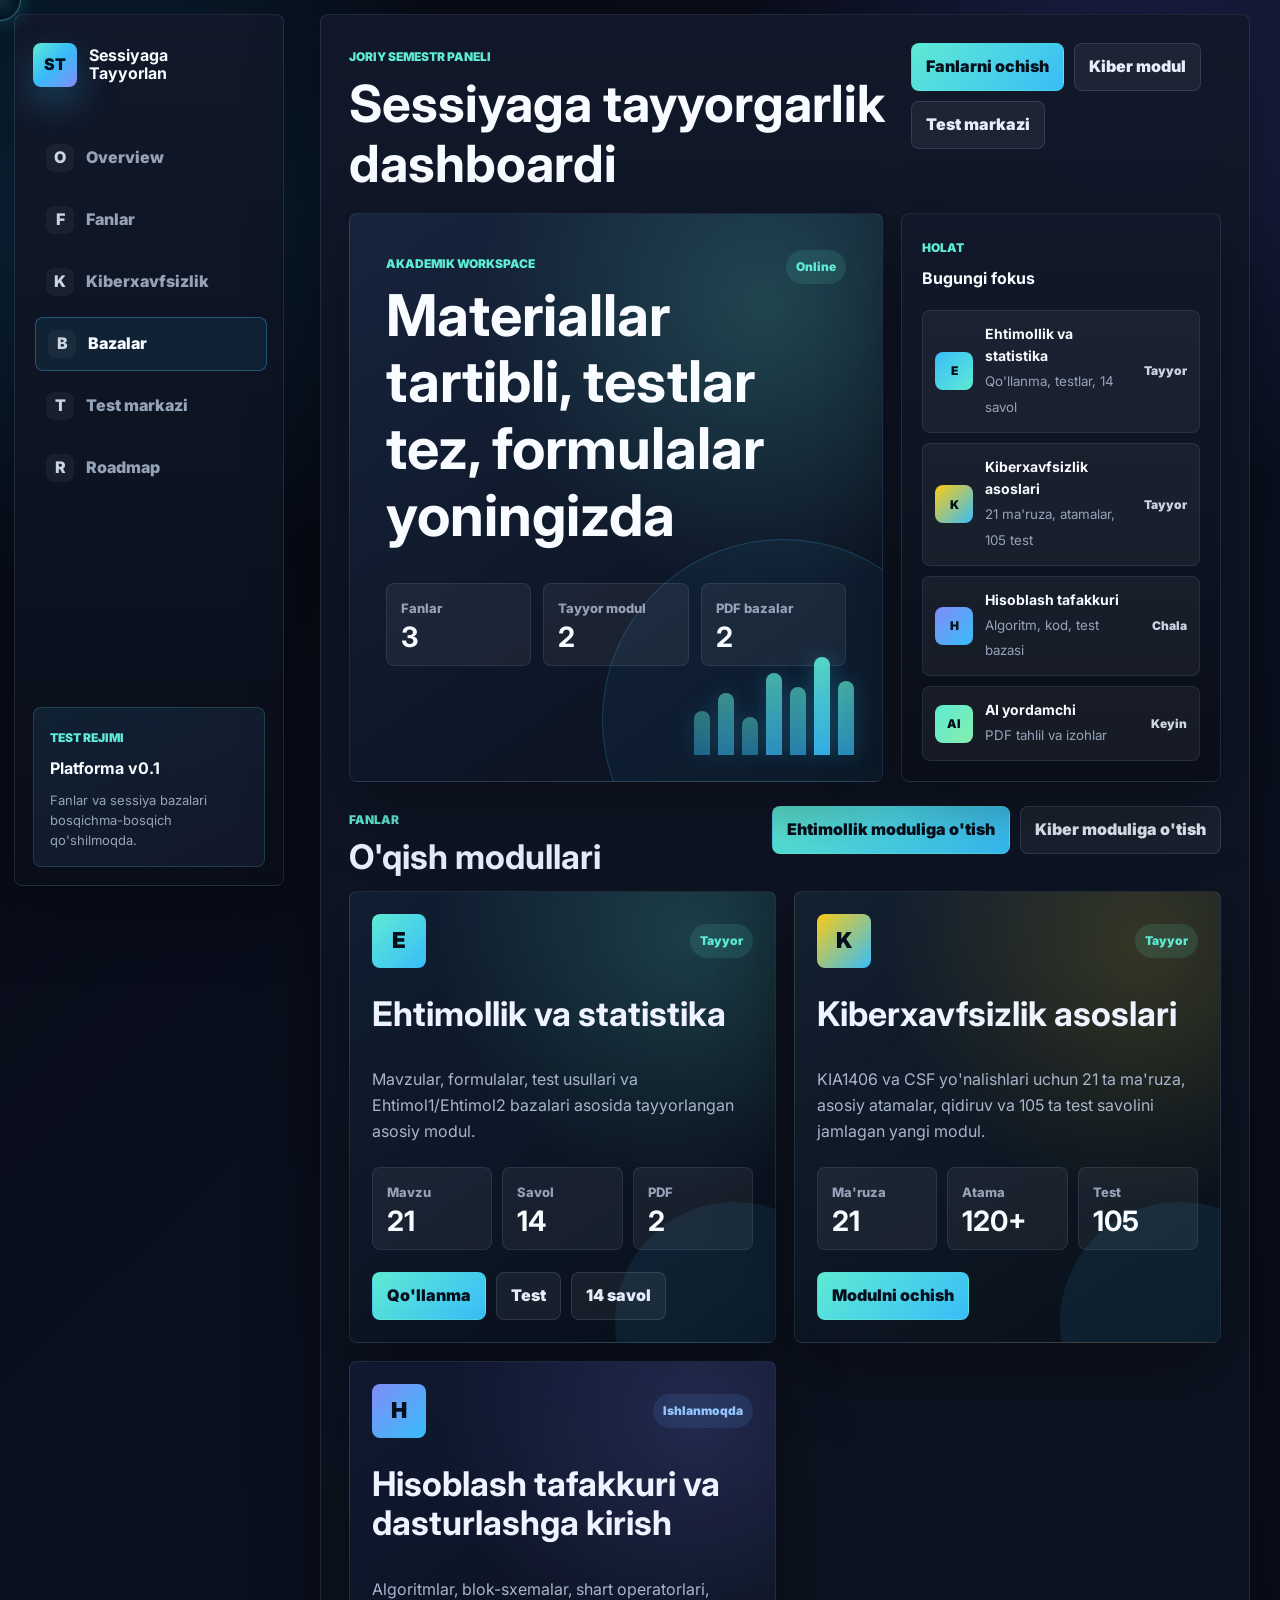
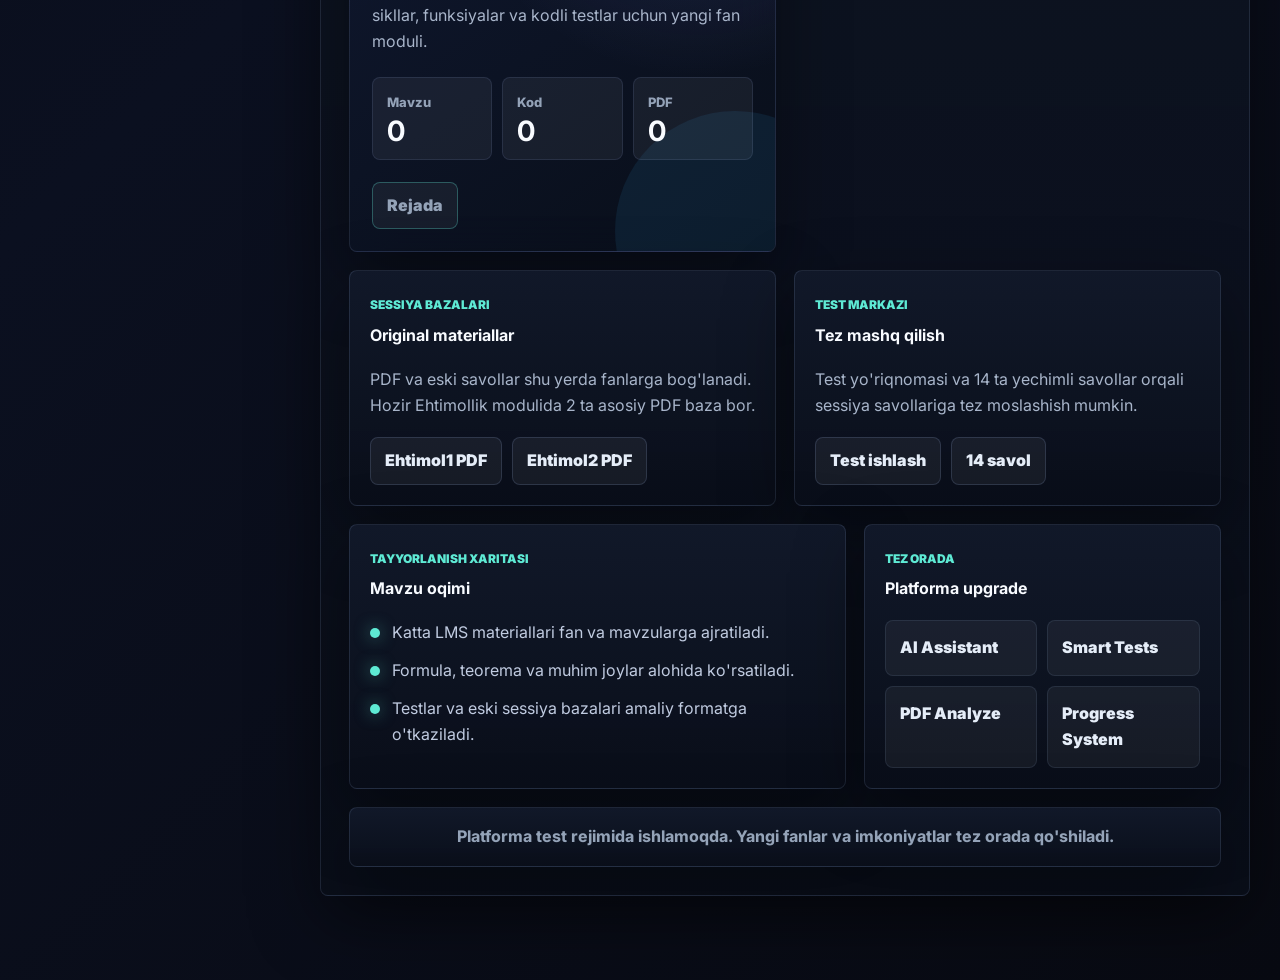
<file: index.html>
<!doctype html>
<html lang="uz">
  <head>
    <meta charset="UTF-8" />
    <meta name="viewport" content="width=device-width, initial-scale=1.0" />
    <title>Sessiyaga Tayyorlan | Dashboard</title>
    <link rel="preconnect" href="https://fonts.googleapis.com" />
    <link rel="preconnect" href="https://fonts.gstatic.com" crossorigin />
    <link
      href="https://fonts.googleapis.com/css2?family=Inter:wght@400;500;600;700;800;900&display=swap"
      rel="stylesheet"
    />
    <link rel="stylesheet" href="style.css" />
  </head>
  <body class="study-dashboard">
    <div class="progress" id="progress"></div>

    <div class="dashboard-shell">
      <aside class="dashboard-sidebar" aria-label="Asosiy navigatsiya">
        <a class="dashboard-logo" href="index.html">
          <span>ST</span>
          <strong>Sessiyaga<br />Tayyorlan</strong>
        </a>

        <nav class="side-nav">
          <a class="active" href="#overview"><span>O</span>Overview</a>
          <a href="#fanlar"><span>F</span>Fanlar</a>
          <a href="kiber.html" data-transition><span>K</span>Kiberxavfsizlik</a>
          <a href="#bazalar"><span>B</span>Bazalar</a>
          <a href="#test-markazi"><span>T</span>Test markazi</a>
          <a href="#roadmap"><span>R</span>Roadmap</a>
        </nav>

        <div class="sidebar-card">
          <span class="mini-label">Test rejimi</span>
          <strong>Platforma v0.1</strong>
          <p>Fanlar va sessiya bazalari bosqichma-bosqich qo'shilmoqda.</p>
        </div>
      </aside>

      <main class="dashboard-main" id="overview">
        <header class="dashboard-topbar">
          <div>
            <span class="mini-label">Joriy semestr paneli</span>
            <h1>Sessiyaga tayyorgarlik dashboardi</h1>
          </div>
          <div class="topbar-actions">
            <a href="#fanlar">Fanlarni ochish</a>
            <a href="kiber.html" data-transition>Kiber modul</a>
            <a href="#test-markazi">Test markazi</a>
          </div>
        </header>

        <section class="overview-grid">
          <article class="hero-balance-card">
            <div class="hero-card-top">
              <div>
                <span class="mini-label">Akademik workspace</span>
                <h2>Materiallar tartibli, testlar tez, formulalar yoningizda</h2>
              </div>
              <span class="live-pill">Online</span>
            </div>

            <div class="hero-metrics">
              <div><span>Fanlar</span><strong>3</strong></div>
              <div><span>Tayyor modul</span><strong>2</strong></div>
              <div><span>PDF bazalar</span><strong>2</strong></div>
            </div>

            <div class="study-curve" aria-hidden="true">
              <span></span>
              <span></span>
              <span></span>
              <span></span>
              <span></span>
              <span></span>
              <span></span>
            </div>
          </article>

          <aside class="quick-status-card">
            <div class="card-heading">
              <span class="mini-label">Holat</span>
              <strong>Bugungi fokus</strong>
            </div>
            <div class="status-stack">
              <a href="qollanma.html" data-transition>
                <span class="status-chip blue">E</span>
                <div>
                  <strong>Ehtimollik va statistika</strong>
                  <small>Qo'llanma, testlar, 14 savol</small>
                </div>
                <em>Tayyor</em>
              </a>
              <a href="kiber.html" data-transition>
                <span class="status-chip amber">K</span>
                <div>
                  <strong>Kiberxavfsizlik asoslari</strong>
                  <small>21 ma'ruza, atamalar, 105 test</small>
                </div>
                <em>Tayyor</em>
              </a>
              <a href="#fanlar">
                <span class="status-chip violet">H</span>
                <div>
                  <strong>Hisoblash tafakkuri</strong>
                  <small>Algoritm, kod, test bazasi</small>
                </div>
                <em>Chala</em>
              </a>
              <a href="#roadmap">
                <span class="status-chip green">AI</span>
                <div>
                  <strong>AI yordamchi</strong>
                  <small>PDF tahlil va izohlar</small>
                </div>
                <em>Keyin</em>
              </a>
            </div>
          </aside>
        </section>

        <section class="dashboard-section" id="fanlar">
          <div class="section-row">
            <div>
              <span class="mini-label">Fanlar</span>
              <h2>O'qish modullari</h2>
            </div>
            <div class="topbar-actions">
              <a class="section-link" href="qollanma.html" data-transition>
                Ehtimollik moduliga o'tish
              </a>
              <a class="section-link" href="kiber.html" data-transition>
                Kiber moduliga o'tish
              </a>
            </div>
          </div>

          <div class="asset-grid">
            <article class="asset-card probability-card">
              <div class="asset-top">
                <span class="asset-icon">E</span>
                <span class="asset-badge ready">Tayyor</span>
              </div>
              <h3>Ehtimollik va statistika</h3>
              <p>
                Mavzular, formulalar, test usullari va Ehtimol1/Ehtimol2
                bazalari asosida tayyorlangan asosiy modul.
              </p>
              <div class="asset-stats">
                <div><span>Mavzu</span><strong>21</strong></div>
                <div><span>Savol</span><strong>14</strong></div>
                <div><span>PDF</span><strong>2</strong></div>
              </div>
              <div class="asset-actions">
                <a href="qollanma.html" data-transition>Qo'llanma</a>
                <a href="test.html" data-transition>Test</a>
                <a href="savollar.html" data-transition>14 savol</a>
              </div>
            </article>

            <article class="asset-card cyber-card">
              <div class="asset-top">
                <span class="asset-icon">K</span>
                <span class="asset-badge ready">Tayyor</span>
              </div>
              <h3>Kiberxavfsizlik asoslari</h3>
              <p>
                KIA1406 va CSF yo'nalishlari uchun 21 ta ma'ruza, asosiy
                atamalar, qidiruv va 105 ta test savolini jamlagan yangi modul.
              </p>
              <div class="asset-stats">
                <div><span>Ma'ruza</span><strong>21</strong></div>
                <div><span>Atama</span><strong>120+</strong></div>
                <div><span>Test</span><strong>105</strong></div>
              </div>
              <div class="asset-actions">
                <a href="kiber.html" data-transition>Modulni ochish</a>
              </div>
            </article>

            <article class="asset-card coding-card">
              <div class="asset-top">
                <span class="asset-icon">H</span>
                <span class="asset-badge draft">Ishlanmoqda</span>
              </div>
              <h3>Hisoblash tafakkuri va dasturlashga kirish</h3>
              <p>
                Algoritmlar, blok-sxemalar, shart operatorlari, sikllar,
                funksiyalar va kodli testlar uchun yangi fan moduli.
              </p>
              <div class="asset-stats">
                <div><span>Mavzu</span><strong>0</strong></div>
                <div><span>Kod</span><strong>0</strong></div>
                <div><span>PDF</span><strong>0</strong></div>
              </div>
              <div class="asset-actions disabled">
                <a href="#roadmap">Rejada</a>
              </div>
            </article>
          </div>
        </section>

        <section class="session-tools">
          <article class="tool-panel" id="bazalar">
            <div class="card-heading">
              <span class="mini-label">Sessiya bazalari</span>
              <strong>Original materiallar</strong>
            </div>
            <p>
              PDF va eski savollar shu yerda fanlarga bog'lanadi. Hozir
              Ehtimollik modulida 2 ta asosiy PDF baza bor.
            </p>
            <div class="tool-links">
              <a href="Ehtimol1.pdf" target="_blank" rel="noreferrer">Ehtimol1 PDF</a>
              <a href="Ehtimol2.pdf" target="_blank" rel="noreferrer">Ehtimol2 PDF</a>
            </div>
          </article>

          <article class="tool-panel" id="test-markazi">
            <div class="card-heading">
              <span class="mini-label">Test markazi</span>
              <strong>Tez mashq qilish</strong>
            </div>
            <p>
              Test yo'riqnomasi va 14 ta yechimli savollar orqali sessiya
              savollariga tez moslashish mumkin.
            </p>
            <div class="tool-links">
              <a href="test.html" data-transition>Test ishlash</a>
              <a href="savollar.html" data-transition>14 savol</a>
            </div>
          </article>
        </section>

        <section class="dashboard-lower">
          <article class="activity-card">
            <div class="card-heading">
              <span class="mini-label">Tayyorlanish xaritasi</span>
              <strong>Mavzu oqimi</strong>
            </div>
            <div class="timeline-list">
              <div>
                <span></span>
                <p>Katta LMS materiallari fan va mavzularga ajratiladi.</p>
              </div>
              <div>
                <span></span>
                <p>Formula, teorema va muhim joylar alohida ko'rsatiladi.</p>
              </div>
              <div>
                <span></span>
                <p>Testlar va eski sessiya bazalari amaliy formatga o'tkaziladi.</p>
              </div>
            </div>
          </article>

          <article class="roadmap-card" id="roadmap">
            <div class="card-heading">
              <span class="mini-label">Tez orada</span>
              <strong>Platforma upgrade</strong>
            </div>
            <div class="roadmap-grid">
              <span>AI Assistant</span>
              <span>Smart Tests</span>
              <span>PDF Analyze</span>
              <span>Progress System</span>
            </div>
          </article>
        </section>

        <footer class="dashboard-note">
          Platforma test rejimida ishlamoqda. Yangi fanlar va imkoniyatlar tez
          orada qo'shiladi.
        </footer>
      </main>
    </div>

    <button id="toTop" class="to-top" aria-label="Tepaga qaytish">↑</button>
    <script defer src="script.js?v=2"></script>
  </body>
</html>
</file>
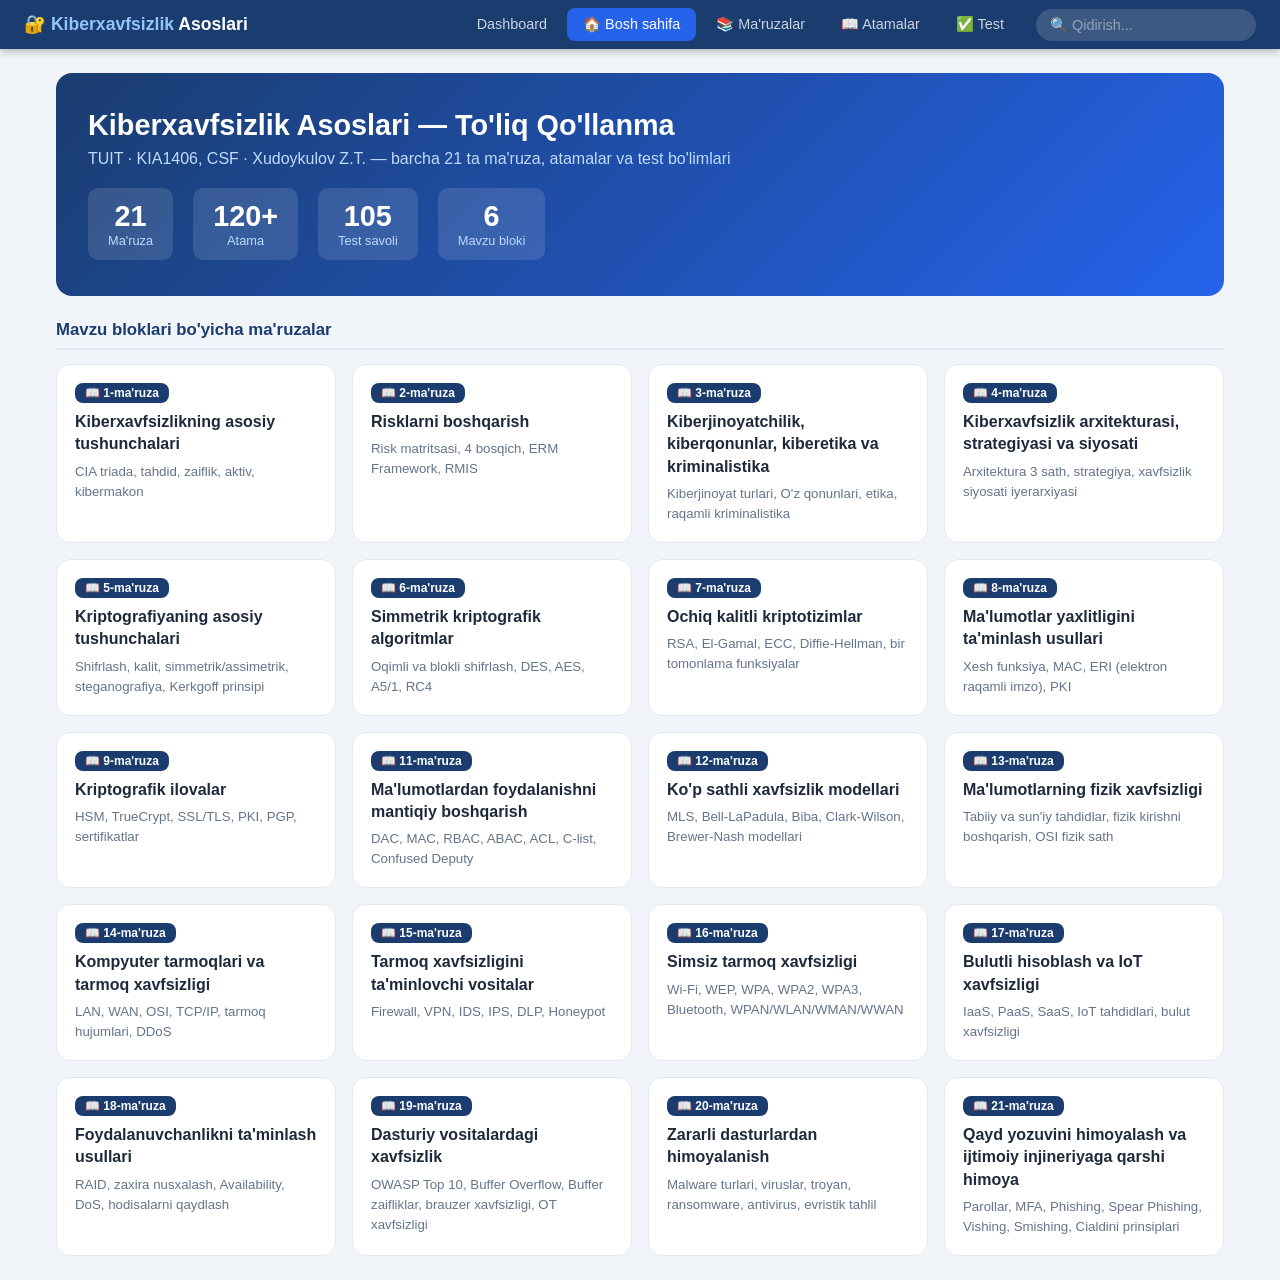
<file: kiber.html>
<!doctype html>
<html lang="uz">
  <head>
    <meta charset="UTF-8" />
    <meta name="viewport" content="width=device-width, initial-scale=1.0" />
    <title>Kiberxavfsizlik Asoslari – To'liq Qo'llanma</title>
    <style>
      :root {
        --blue: #1a3c6e;
        --blue2: #2563eb;
        --green: #16a34a;
        --red: #dc2626;
        --yellow: #ca8a04;
        --bg: #f1f5f9;
        --card: #ffffff;
        --text: #1e293b;
        --muted: #64748b;
        --border: #e2e8f0;
        --accent: #dbeafe;
        --accent2: #dcfce7;
        --accent3: #fef9c3;
      }
      * {
        box-sizing: border-box;
        margin: 0;
        padding: 0;
      }
      body {
        font-family: "Segoe UI", Arial, sans-serif;
        background: var(--bg);
        color: var(--text);
      }

      /* ── TOP NAV ── */
      nav {
        background: var(--blue);
        color: #fff;
        padding: 0 24px;
        display: flex;
        align-items: center;
        gap: 16px;
        position: sticky;
        top: 0;
        z-index: 100;
        box-shadow: 0 2px 8px rgba(0, 0, 0, 0.3);
        flex-wrap: wrap;
      }
      nav .logo {
        font-size: 1.1rem;
        font-weight: 700;
        padding: 14px 0;
        flex: 1;
        min-width: 180px;
      }
      nav .logo span {
        color: #93c5fd;
      }
      nav .tabs {
        display: flex;
        gap: 4px;
        padding: 8px 0;
        flex-wrap: wrap;
      }
      nav .tabs a,
      nav .tabs button {
        background: transparent;
        border: none;
        color: #cbd5e1;
        padding: 8px 16px;
        border-radius: 8px;
        cursor: pointer;
        font-size: 0.9rem;
        text-decoration: none;
        transition:
          background 0.2s,
          color 0.2s;
        white-space: nowrap;
      }
      nav .tabs a:hover,
      nav .tabs button.active,
      nav .tabs button:hover {
        background: #2563eb;
        color: #fff;
      }
      nav .search-wrap {
        padding: 8px 0;
      }
      nav .search-wrap input {
        padding: 8px 14px;
        border-radius: 20px;
        border: none;
        outline: none;
        font-size: 0.9rem;
        width: 220px;
        background: rgba(255, 255, 255, 0.15);
        color: #fff;
      }
      nav .search-wrap input::placeholder {
        color: #94a3b8;
      }
      nav .search-wrap input:focus {
        background: rgba(255, 255, 255, 0.25);
      }

      /* ── LAYOUT ── */
      .container {
        max-width: 1200px;
        margin: 0 auto;
        padding: 24px 16px;
      }

      /* ── SIDEBAR + CONTENT ── */
      .main-layout {
        display: flex;
        gap: 20px;
        align-items: flex-start;
      }
      .sidebar {
        width: 260px;
        min-width: 220px;
        background: var(--card);
        border-radius: 14px;
        border: 1px solid var(--border);
        padding: 12px 0;
        position: sticky;
        top: 70px;
        max-height: calc(100vh - 90px);
        overflow-y: auto;
      }
      .sidebar h3 {
        padding: 8px 16px;
        font-size: 0.78rem;
        text-transform: uppercase;
        color: var(--muted);
        letter-spacing: 1px;
      }
      .sidebar-item {
        display: flex;
        align-items: center;
        gap: 10px;
        padding: 9px 16px;
        cursor: pointer;
        border-left: 3px solid transparent;
        font-size: 0.88rem;
        transition: all 0.15s;
        color: var(--text);
      }
      .sidebar-item:hover {
        background: var(--accent);
        border-left-color: var(--blue2);
      }
      .sidebar-item.active {
        background: var(--accent);
        border-left-color: var(--blue2);
        color: var(--blue2);
        font-weight: 600;
      }
      .sidebar-item .num {
        background: var(--blue);
        color: #fff;
        border-radius: 6px;
        padding: 2px 7px;
        font-size: 0.75rem;
        min-width: 26px;
        text-align: center;
      }
      .sidebar-item.active .num {
        background: var(--blue2);
      }

      .content {
        flex: 1;
        min-width: 0;
      }

      /* ── PAGES ── */
      .page {
        display: none;
      }
      .page.active {
        display: block;
      }

      /* ── HERO ── */
      .hero {
        background: linear-gradient(135deg, #1a3c6e 0%, #2563eb 100%);
        border-radius: 16px;
        color: #fff;
        padding: 36px 32px;
        margin-bottom: 24px;
      }
      .hero h1 {
        font-size: 1.8rem;
        margin-bottom: 8px;
      }
      .hero p {
        color: #bfdbfe;
        font-size: 1rem;
      }
      .hero .stats {
        display: flex;
        gap: 20px;
        margin-top: 20px;
        flex-wrap: wrap;
      }
      .hero .stat {
        background: rgba(255, 255, 255, 0.12);
        border-radius: 10px;
        padding: 12px 20px;
        text-align: center;
      }
      .hero .stat .n {
        font-size: 1.8rem;
        font-weight: 700;
      }
      .hero .stat .l {
        font-size: 0.8rem;
        color: #bfdbfe;
      }

      /* ── LECTURE CARDS (main page grid) ── */
      .lecture-grid {
        display: grid;
        grid-template-columns: repeat(auto-fill, minmax(280px, 1fr));
        gap: 16px;
      }
      .lecture-card {
        background: var(--card);
        border-radius: 14px;
        border: 1px solid var(--border);
        padding: 18px;
        cursor: pointer;
        transition:
          box-shadow 0.2s,
          transform 0.15s;
      }
      .lecture-card:hover {
        box-shadow: 0 4px 20px rgba(37, 99, 235, 0.15);
        transform: translateY(-2px);
      }
      .lecture-card .badge {
        display: inline-block;
        background: var(--blue);
        color: #fff;
        border-radius: 8px;
        padding: 3px 10px;
        font-size: 0.75rem;
        margin-bottom: 8px;
        font-weight: 600;
      }
      .lecture-card h3 {
        font-size: 1rem;
        margin-bottom: 6px;
        line-height: 1.4;
      }
      .lecture-card p {
        font-size: 0.83rem;
        color: var(--muted);
        line-height: 1.5;
      }

      /* ── SINGLE LECTURE VIEW ── */
      .lecture-view {
        background: var(--card);
        border-radius: 16px;
        border: 1px solid var(--border);
        overflow: hidden;
      }
      .lv-header {
        background: linear-gradient(90deg, #1a3c6e, #2563eb);
        color: #fff;
        padding: 24px 28px;
      }
      .lv-header .lv-num {
        font-size: 0.8rem;
        opacity: 0.75;
        margin-bottom: 4px;
      }
      .lv-header h2 {
        font-size: 1.4rem;
      }
      .lv-body {
        padding: 28px;
      }
      .lv-nav {
        display: flex;
        gap: 10px;
        margin-bottom: 20px;
        flex-wrap: wrap;
      }
      .lv-nav-btn {
        padding: 7px 16px;
        border-radius: 20px;
        border: 1px solid var(--border);
        background: var(--card);
        cursor: pointer;
        font-size: 0.85rem;
        transition: all 0.15s;
      }
      .lv-nav-btn.active,
      .lv-nav-btn:hover {
        background: var(--blue2);
        color: #fff;
        border-color: var(--blue2);
      }

      /* ── SECTIONS ── */
      .section {
        display: none;
      }
      .section.active {
        display: block;
      }

      .info-block {
        background: var(--accent);
        border-left: 4px solid var(--blue2);
        border-radius: 0 10px 10px 0;
        padding: 14px 18px;
        margin-bottom: 16px;
      }
      .info-block.green {
        background: var(--accent2);
        border-left-color: var(--green);
      }
      .info-block.yellow {
        background: var(--accent3);
        border-left-color: var(--yellow);
      }
      .info-block.red {
        background: #fee2e2;
        border-left-color: var(--red);
      }
      .info-block h4 {
        font-size: 0.85rem;
        text-transform: uppercase;
        letter-spacing: 0.5px;
        margin-bottom: 6px;
        color: var(--blue);
      }
      .info-block.green h4 {
        color: var(--green);
      }
      .info-block.yellow h4 {
        color: var(--yellow);
      }
      .info-block.red h4 {
        color: var(--red);
      }
      .info-block p,
      .info-block li {
        font-size: 0.92rem;
        line-height: 1.65;
      }
      .info-block ul {
        padding-left: 18px;
      }
      .info-block li {
        margin-bottom: 4px;
      }

      h3.sec-title {
        font-size: 1.05rem;
        color: var(--blue);
        border-bottom: 2px solid var(--border);
        padding-bottom: 8px;
        margin: 22px 0 14px;
      }

      /* ATAMALAR TABLE */
      .term-table {
        width: 100%;
        border-collapse: collapse;
        margin-bottom: 20px;
      }
      .term-table th {
        background: var(--blue);
        color: #fff;
        padding: 10px 14px;
        text-align: left;
        font-size: 0.85rem;
      }
      .term-table td {
        padding: 9px 14px;
        border-bottom: 1px solid var(--border);
        font-size: 0.88rem;
        vertical-align: top;
      }
      .term-table tr:nth-child(even) td {
        background: #f8fafc;
      }
      .term-table td:first-child {
        font-weight: 600;
        color: var(--blue2);
        white-space: nowrap;
      }

      /* FORMULA BLOCK */
      .formula {
        background: #0f172a;
        color: #7dd3fc;
        border-radius: 10px;
        padding: 14px 20px;
        font-family: "Courier New", monospace;
        font-size: 0.95rem;
        margin: 12px 0;
        overflow-x: auto;
      }

      /* COMPARE TABLE */
      .cmp-table {
        width: 100%;
        border-collapse: collapse;
        margin-bottom: 16px;
      }
      .cmp-table th {
        background: var(--blue);
        color: #fff;
        padding: 10px;
        font-size: 0.85rem;
      }
      .cmp-table td {
        padding: 8px 10px;
        border: 1px solid var(--border);
        font-size: 0.85rem;
      }
      .cmp-table .good {
        color: var(--green);
        font-weight: 600;
      }
      .cmp-table .bad {
        color: var(--red);
      }

      /* BACK BTN */
      .back-btn {
        display: inline-flex;
        align-items: center;
        gap: 6px;
        padding: 8px 16px;
        border-radius: 8px;
        border: 1px solid var(--border);
        background: var(--card);
        cursor: pointer;
        font-size: 0.88rem;
        margin-bottom: 16px;
        transition: all 0.15s;
      }
      .back-btn:hover {
        background: var(--accent);
      }

      /* PROGRESS */
      .progress-bar {
        height: 4px;
        background: var(--border);
        border-radius: 2px;
        margin-bottom: 6px;
      }
      .progress-bar .fill {
        height: 100%;
        background: var(--blue2);
        border-radius: 2px;
        transition: width 0.5s;
      }

      /* ── TEST PAGE ── */
      .test-container {
        max-width: 760px;
      }
      .test-setup {
        background: var(--card);
        border-radius: 16px;
        border: 1px solid var(--border);
        padding: 28px;
      }
      .test-setup h2 {
        font-size: 1.3rem;
        margin-bottom: 16px;
      }
      .test-filters {
        display: flex;
        gap: 12px;
        flex-wrap: wrap;
        margin-bottom: 20px;
      }
      .test-filters select {
        padding: 9px 14px;
        border-radius: 8px;
        border: 1px solid var(--border);
        font-size: 0.9rem;
        cursor: pointer;
      }
      .btn-start {
        background: var(--blue2);
        color: #fff;
        border: none;
        padding: 12px 28px;
        border-radius: 10px;
        font-size: 1rem;
        cursor: pointer;
        transition: background 0.2s;
      }
      .btn-start:hover {
        background: #1d4ed8;
      }
      .btn-start:disabled {
        background: #94a3b8;
        cursor: not-allowed;
      }

      .test-active {
        display: none;
      }
      .q-card {
        background: var(--card);
        border-radius: 16px;
        border: 1px solid var(--border);
        padding: 28px;
      }
      .q-meta {
        display: flex;
        justify-content: space-between;
        align-items: center;
        margin-bottom: 16px;
        font-size: 0.85rem;
        color: var(--muted);
      }
      .q-text {
        font-size: 1.05rem;
        font-weight: 600;
        margin-bottom: 20px;
        line-height: 1.6;
      }
      .q-options {
        display: flex;
        flex-direction: column;
        gap: 10px;
      }
      .q-opt {
        padding: 12px 18px;
        border-radius: 10px;
        border: 2px solid var(--border);
        cursor: pointer;
        font-size: 0.92rem;
        transition: all 0.15s;
        background: var(--card);
      }
      .q-opt:hover {
        border-color: var(--blue2);
        background: var(--accent);
      }
      .q-opt.correct {
        border-color: var(--green);
        background: var(--accent2);
        font-weight: 600;
      }
      .q-opt.wrong {
        border-color: var(--red);
        background: #fee2e2;
      }
      .q-opt.disabled {
        cursor: default;
      }

      .q-feedback {
        margin-top: 16px;
        padding: 14px 18px;
        border-radius: 10px;
        font-size: 0.9rem;
        display: none;
      }
      .q-feedback.show {
        display: block;
      }
      .q-feedback.ok {
        background: var(--accent2);
        color: var(--green);
      }
      .q-feedback.fail {
        background: #fee2e2;
        color: var(--red);
      }

      .q-btn-row {
        display: flex;
        gap: 10px;
        margin-top: 20px;
      }
      .btn-next {
        background: var(--blue2);
        color: #fff;
        border: none;
        padding: 10px 24px;
        border-radius: 9px;
        cursor: pointer;
        font-size: 0.92rem;
        display: none;
      }
      .btn-next.show {
        display: block;
      }

      /* RESULT */
      .test-result {
        display: none;
        background: var(--card);
        border-radius: 16px;
        border: 1px solid var(--border);
        padding: 32px;
        text-align: center;
      }
      .test-result .big-score {
        font-size: 4rem;
        font-weight: 700;
        margin-bottom: 4px;
      }
      .test-result .score-label {
        color: var(--muted);
        margin-bottom: 24px;
      }
      .test-result .grade {
        font-size: 1.4rem;
        font-weight: 600;
        padding: 10px 24px;
        border-radius: 10px;
        display: inline-block;
        margin-bottom: 20px;
      }
      .grade-a {
        background: var(--accent2);
        color: var(--green);
      }
      .grade-b {
        background: var(--accent);
        color: var(--blue2);
      }
      .grade-c {
        background: var(--accent3);
        color: var(--yellow);
      }
      .grade-d {
        background: #fee2e2;
        color: var(--red);
      }
      .result-details {
        text-align: left;
        margin-top: 20px;
      }
      .result-item {
        padding: 10px;
        border-bottom: 1px solid var(--border);
        font-size: 0.88rem;
        display: flex;
        gap: 8px;
        align-items: flex-start;
      }
      .result-item .ri {
        font-size: 1rem;
      }

      /* GLOSSARY */
      .gloss-search {
        width: 100%;
        padding: 12px 18px;
        border-radius: 10px;
        border: 1px solid var(--border);
        font-size: 0.95rem;
        margin-bottom: 16px;
      }
      .gloss-list {
        display: grid;
        gap: 10px;
      }
      .gloss-item {
        background: var(--card);
        border-radius: 12px;
        border: 1px solid var(--border);
        padding: 14px 18px;
      }
      .gloss-item .term {
        font-weight: 700;
        color: var(--blue2);
        margin-bottom: 4px;
        font-size: 1rem;
      }
      .gloss-item .def {
        font-size: 0.9rem;
        line-height: 1.55;
        color: var(--text);
      }
      .gloss-item .tag {
        font-size: 0.75rem;
        background: var(--accent);
        color: var(--blue2);
        border-radius: 6px;
        padding: 2px 8px;
        display: inline-block;
        margin-top: 6px;
      }
      .hidden {
        display: none !important;
      }

      /* SEARCH RESULTS */
      .search-results {
        margin-top: 16px;
      }
      .sr-item {
        background: var(--card);
        border-radius: 12px;
        border: 1px solid var(--border);
        padding: 16px;
        margin-bottom: 10px;
        cursor: pointer;
        transition: box-shadow 0.15s;
      }
      .sr-item:hover {
        box-shadow: 0 2px 12px rgba(37, 99, 235, 0.12);
      }
      .sr-item .sr-title {
        font-weight: 600;
        color: var(--blue2);
        margin-bottom: 4px;
      }
      .sr-item .sr-text {
        font-size: 0.88rem;
        color: var(--muted);
      }
      .sr-item .sr-source {
        font-size: 0.78rem;
        color: var(--muted);
        margin-top: 6px;
      }
      mark {
        background: #fef08a;
        border-radius: 3px;
        padding: 0 2px;
      }

      @media (max-width: 768px) {
        .main-layout {
          flex-direction: column;
        }
        .sidebar {
          width: 100%;
          position: relative;
          top: 0;
          max-height: 220px;
        }
      }
    </style>
  </head>
  <body>
    <nav>
      <div class="logo">🔐 <span>Kiberxavfsizlik</span> Asoslari</div>
      <div class="tabs">
        <a href="index.html">Dashboard</a>
        <button class="active" onclick="showPage('home')">
          🏠 Bosh sahifa
        </button>
        <button onclick="showPage('lectures')">📚 Ma'ruzalar</button>
        <button onclick="showPage('glossary')">📖 Atamalar</button>
        <button onclick="showPage('test')">✅ Test</button>
      </div>
      <div class="search-wrap">
        <input
          type="text"
          id="globalSearch"
          placeholder="🔍 Qidirish..."
          oninput="doSearch(this.value)"
        />
      </div>
    </nav>

    <!-- ═══════════════ HOME PAGE ═══════════════ -->
    <div id="page-home" class="page active">
      <div class="container">
        <div class="hero">
          <h1>Kiberxavfsizlik Asoslari — To'liq Qo'llanma</h1>
          <p>
            TUIT · KIA1406, CSF · Xudoykulov Z.T. — barcha 21 ta ma'ruza,
            atamalar va test bo'limlari
          </p>
          <div class="stats">
            <div class="stat">
              <div class="n">21</div>
              <div class="l">Ma'ruza</div>
            </div>
            <div class="stat">
              <div class="n">120+</div>
              <div class="l">Atama</div>
            </div>
            <div class="stat">
              <div class="n">105</div>
              <div class="l">Test savoli</div>
            </div>
            <div class="stat">
              <div class="n">6</div>
              <div class="l">Mavzu bloki</div>
            </div>
          </div>
        </div>

        <div id="searchPage" class="page-section hidden">
          <h3 class="sec-title">Qidiruv natijalari</h3>
          <div id="searchResults" class="search-results"></div>
        </div>

        <div id="homeMain">
          <h3 class="sec-title">Mavzu bloklari bo'yicha ma'ruzalar</h3>
          <div class="lecture-grid" id="homeGrid"></div>
        </div>
      </div>
    </div>

    <!-- ═══════════════ LECTURES PAGE ═══════════════ -->
    <div id="page-lectures" class="page">
      <div class="container">
        <div class="main-layout">
          <div class="sidebar">
            <h3>Ma'ruzalar</h3>
            <div id="sidebarList"></div>
          </div>
          <div class="content" id="lectureContent">
            <div style="text-align: center; padding: 40px; color: var(--muted)">
              <div style="font-size: 3rem">📖</div>
              <p>Chap tomondagi ro'yxatdan ma'ruzani tanlang</p>
            </div>
          </div>
        </div>
      </div>
    </div>

    <!-- ═══════════════ GLOSSARY PAGE ═══════════════ -->
    <div id="page-glossary" class="page">
      <div class="container" style="max-width: 900px">
        <h2 style="margin-bottom: 16px">📖 Atamalar lug'ati</h2>
        <input
          class="gloss-search"
          type="text"
          placeholder="Atama qidirish..."
          oninput="filterGloss(this.value)"
        />
        <div class="gloss-list" id="glossList"></div>
      </div>
    </div>

    <!-- ═══════════════ TEST PAGE ═══════════════ -->
    <div id="page-test" class="page">
      <div class="container">
        <div class="test-container">
          <div class="test-setup" id="testSetup">
            <h2>✅ Sessiyaga tayyorlanish testi</h2>
            <p style="color: var(--muted); margin-bottom: 20px">
              Ma'ruza tanlang va savollar sonini belgilang
            </p>
            <div class="test-filters">
              <select id="testTopic">
                <option value="all">Barcha mavzular</option>
                <option value="1">1–4: Asoslar & Risklar</option>
                <option value="2">5–9: Kriptografiya</option>
                <option value="3">11–12: Foydalanishni boshqarish</option>
                <option value="4">13–16: Tarmoq xavfsizligi</option>
                <option value="5">17–18: Bulut & IoT</option>
                <option value="6">19–21: Dasturiy & Ijtimoiy</option>
              </select>
              <select id="testCount">
                <option value="10">10 ta savol</option>
                <option value="20" selected>20 ta savol</option>
                <option value="30">30 ta savol</option>
                <option value="all">Barchasi</option>
              </select>
            </div>
            <button class="btn-start" onclick="startTest()">
              Testni boshlash ▶
            </button>
          </div>
          <div class="test-active" id="testActive">
            <div class="q-meta">
              <span id="qNum"></span>
              <span
                id="qScore"
                style="font-weight: 600; color: var(--blue2)"
              ></span>
            </div>
            <div class="progress-bar">
              <div class="fill" id="qProgress"></div>
            </div>
            <div class="q-card">
              <div class="q-text" id="qText"></div>
              <div class="q-options" id="qOptions"></div>
              <div class="q-feedback" id="qFeedback"></div>
              <div class="q-btn-row">
                <button class="btn-next" id="btnNext" onclick="nextQuestion()">
                  Keyingisi →
                </button>
              </div>
            </div>
          </div>
          <div class="test-result" id="testResult">
            <div class="big-score" id="resultScore"></div>
            <div class="score-label" id="resultLabel"></div>
            <div class="grade" id="resultGrade"></div>
            <div class="result-details" id="resultDetails"></div>
            <button
              class="btn-start"
              style="margin-top: 20px"
              onclick="resetTest()"
            >
              🔄 Qayta boshlash
            </button>
          </div>
        </div>
      </div>
    </div>

    <script>
      // ═══════════════════════════════════════════════════════
      // DATA
      // ═══════════════════════════════════════════════════════
      const LECTURES = [
        {
          num: 1,
          title: "Kiberxavfsizlikning asosiy tushunchalari",
          short: "CIA triada, tahdid, zaiflik, aktiv, kibermakon",
          sections: {
            konspekt: `
<h3 class="sec-title">📌 Asosiy ta'riflar</h3>
<div class="info-block">
<h4>Kiberxavfsizlik nima?</h4>
<p><b>Kiberxavfsizlik</b> — kibermakonda shaxs, jamiyat va davlat manfaatlarining tashqi va ichki tahdidlardan himoyalanganlik holati (O'zRes Qonuni). Buzg'unchilar mavjud sharoitda amallarning to'g'ri bajarilishini kafolatlash uchun texnologiya, inson, axborot va jarayonlarni mujassamlashtiradi.</p>
</div>
<div class="info-block green">
<h4>Tizim to'g'riligi vs Xavfsizlik</h4>
<ul>
<li><b>Tizim to'g'riligi:</b> Yaxshi kirish → Yaxshi chiqish</li>
<li><b>Xavfsizlik:</b> Yomon kirish ⇏ Yomon chiqish</li>
</ul>
</div>

<h3 class="sec-title">🔑 CIA Triada (6 ta asosiy atama)</h3>
<table class="term-table">
<tr><th>Atama</th><th>Ta'rif</th><th>Misol (AOB ssenariyi)</th></tr>
<tr><td>Konfidensiallik</td><td>Axborotdan ruxsatsiz foydalanishning oldini olish — "o'qishdan" himoya</td><td>Bob balansini Tridi bilmasligi kerak</td></tr>
<tr><td>Yaxlitlik (Integrity)</td><td>Ma'lumotning buzilmagan ko'rinishda mavjudligi — "yozishdan" himoya</td><td>Tridi Alisaning balansini o'zgartira olmasligi</td></tr>
<tr><td>Foydalanuvchanlik</td><td>Vakolatli foydalanuvchilar ma'lumotdan o'z vaqtida foydalana olishi — "bajarmaslikdan" himoya</td><td>Bob AOB saytiga kira olmasligi = foydalanuvchanlik muammosi</td></tr>
<tr><td>Risk</td><td>RISK = Tahdid × Zaiflik × Ta'sir. Salbiy hodisaning yuzaga kelish ehtimoli</td><td>ISO: "Noaniqlikning maqsadlarga ta'siri"</td></tr>
<tr><td>Xavfsizlik tafakkuri</td><td>Hujumchi kabi fikrlash — mumkin bo'lgan xavfni oldindan aniqlash</td><td>Schneier: Xavfsizlik mutaxassislari o'g'irlik usulini ko'rmasdan ilojlari yo'q</td></tr>
<tr><td>Tizimli fikrlash</td><td>Ijtimoiy va texnik cheklovlarning o'zaro ta'sirini hisobga olish</td><td>Faqat texnik emas, ijtimoiy omillarni ham ko'rish</td></tr>
</table>

<h3 class="sec-title">🏛 Kiberxavfsizlik 8 ta bilim sohasi (CSEC2017)</h3>
<div class="info-block">
<ul>
<li><b>Ma'lumotlar xavfsizligi</b> — ma'lumotlarni saqlash, ishlash va uzatishda himoya</li>
<li><b>Dasturiy ta'minot xavfsizligi</b> — xavfsiz dasturlar yaratish</li>
<li><b>Tashkil etuvchilar xavfsizligi</b> — komponentlarni loyihalash va testlash</li>
<li><b>Aloqa xavfsizligi</b> — komponentlar o'rtasidagi aloqani himoyalash</li>
<li><b>Tizim xavfsizligi</b> — butun tizim xavfsizligi</li>
<li><b>Inson faoliyati xavfsizligi</b> — inson xatti-harakatlari, shaxsiy hayot</li>
<li><b>Tashkilot xavfsizligi</b> — risklarni boshqarish</li>
<li><b>Ijtimoiy xavfsizlik</b> — kiberjinoyatchilik, qonunlar, etika</li>
</ul>
</div>

<div class="info-block yellow">
<h4>⚠️ Statistika (O'zbekiston)</h4>
<p>2024-yilda O'zbekistonda 60 mingga yaqin kibertahdid va 119 ta kiberxavfsizlik buzilishi qayd etildi. Eng ko'p zarar — bank, moliya, ishlab chiqarish va AKT sohalarida.</p>
</div>`,

            atamalar: `
<h3 class="sec-title">📖 Kalit atamalar</h3>
<table class="term-table">
<tr><th>Atama</th><th>Izoh</th></tr>
<tr><td>Aktiv (Asset)</td><td>Tashkilot uchun qimmatli barcha narsalar — himoyalanuvchi axborot yoki resurslar</td></tr>
<tr><td>Tahdid (Threat)</td><td>Tizim yoki tashkilotga zarar yetkazishi mumkin bo'lgan istalmagan hodisa</td></tr>
<tr><td>Zaiflik (Vulnerability)</td><td>Tahdidni amalga oshirishga imkon beruvchi tizim kamchiligi</td></tr>
<tr><td>Boshqarish vositasi</td><td>Riskni o'zgartiruvchi harakatlar — zaiflik yoki tahdidga ta'sir qiladi</td></tr>
<tr><td>Kibermakon</td><td>Axborot texnologiyalari yordamida yaratilgan virtual muhit</td></tr>
<tr><td>Kibertahdid</td><td>Kibermakonda shaxs, jamiyat va davlat manfaatlariga tahdid</td></tr>
<tr><td>Axborot xavfsizligi</td><td>Axborotning konfidensiallik, yaxlitlik va foydalanuvchanligini ta'minlash holati</td></tr>
<tr><td>DOS hujumi</td><td>Denial of Service — xizmat ko'rsatishdan voz kechishga undovchi hujum (foydalanuvchanlikni buzadi)</td></tr>
</table>`,

            xulosa: `
<div class="info-block green">
<h4>✅ Sessiyaga tayyorlanish uchun asosiy nuqtalar</h4>
<ul>
<li>CIA = Konfidensiallik + Yaxlitlik + Foydalanuvchanlik</li>
<li>RISK = Tahdid × Zaiflik × Ta'sir</li>
<li>Kiberxavfsizlik ≠ Axborot xavfsizligi (axborot xavfsizligi kengroq)</li>
<li>Inson — tizimning eng zaif nuqtasi</li>
<li>8 ta bilim sohasi: Ma'lumot, Dasturiy, Tashkil etuvchi, Aloqa, Tizim, Inson, Tashkilot, Ijtimoiy</li>
<li>AOB ssenariysi: Alisa (bank), Bob (mijoz), Tridi (hujumchi)</li>
</ul>
</div>`,
          },
        },
        {
          num: 2,
          title: "Risklarni boshqarish",
          short: "Risk matritsasi, 4 bosqich, ERM Framework, RMIS",
          sections: {
            konspekt: `
<h3 class="sec-title">📌 Risk tushunchasi</h3>
<div class="info-block">
<h4>Risk ta'riflari</h4>
<ul>
<li>Belgilangan sharoitda tahdidning manbalarga potensial zarar yetkazilishini kutish</li>
<li>ISO: "Noaniqlikning maqsadlarga ta'siri"</li>
</ul>
</div>
<div class="formula">RISK = Tahdid × Zaiflik × Ta'sir
RISK = Tahdid × Zaiflik × Aktiv qiymati
Risk darajasi = Natija × Ehtimollik</div>

<h3 class="sec-title">📊 Risk darajalari (4 ta)</h3>
<table class="term-table">
<tr><th>Daraja</th><th>Ta'rif</th><th>Harakat</th></tr>
<tr><td>Ekstremal yuqori</td><td>Yuqori ta'sir + Yuqori ehtimollik</td><td>Zudlik bilan qarshi chora</td></tr>
<tr><td>Yuqori</td><td>O'rtacha ta'sirning yuqori ehtimolligi</td><td>Tezkor harakat talab etiladi</td></tr>
<tr><td>O'rta</td><td>Yuqori ehtimol+past natija YOKI past ehtimol+yuqori natija</td><td>Dastlabki himoya o'rnatiladi</td></tr>
<tr><td>Past</td><td>E'tibor bermasa bo'ladigan risklar</td><td>Keyingi baholashlarda ko'rib chiqiladi</td></tr>
</table>

<h3 class="sec-title">🔄 Risklarni boshqarish 4 bosqichi</h3>
<div class="info-block">
<ul>
<li>1️⃣ <b>Aniqlash</b> — riskni tashkilotga zarar yetkazmasdan oldin topish (muhit, jihoz, mijoz, vazifalar)</li>
<li>2️⃣ <b>Baholash</b> — miqdoriy va sifatiy qiymat aniqlash; tahlil + darajalarga ajratish</li>
<li>3️⃣ <b>Bartaraf etish</b> — darajasi yuqorilariga birinchi navbatda murojaat. 5 usul mavjud</li>
<li>4️⃣ <b>Monitoring va qayta ko'rish</b> — yangi risklarni aniqlash, nazorat usuli amalga oshirilganligini kafolatlash</li>
</ul>
</div>

<h3 class="sec-title">🏢 Muhim rollar</h3>
<table class="term-table">
<tr><th>Rol</th><th>Vazifa</th></tr>
<tr><td>Bosh boshqaruvchi</td><td>Risk boshqarish jarayoniga rahbar, siyosat va usullarni ishlab chiqadi</td></tr>
<tr><td>CIO (AT direktori)</td><td>AT siyosati va rejalarini amalga oshirish</td></tr>
<tr><td>Tizim egalari</td><td>Axborot tizimlari rejalari va siyosatini monitoring qilish</td></tr>
<tr><td>AT xavfsizlik amaliyotchilari</td><td>Shaxsiy, fizik va axborot xavfsizligini amalga oshirish</td></tr>
</table>

<h3 class="sec-title">📋 ERM va RMIS</h3>
<div class="info-block">
<h4>ERM Framework (Enterprise Risk Management)</h4>
<p>Tashkilotda risklarni boshqarishning strukturasi. Amalda: <b>NIST ERM, COSO ERM, COBIT ERM</b></p>
</div>
<div class="info-block green">
<h4>RMIS (Risk Management Information Systems)</h4>
<p>Axborotni saqlash, tahlil qilish va risk haqida ma'lumot olish imkoniyatini beruvchi tizim. Misol: Aon Enterprise, Stars RMIS, RiskConnect.</p>
</div>`,

            atamalar: `
<table class="term-table">
<tr><th>Atama</th><th>Izoh</th></tr>
<tr><td>Risk ta'siri</td><td>Normal jarayonga va loyiha narxiga ta'sir</td></tr>
<tr><td>Risk chastotasi</td><td>Riskni takrorlanish darajasi — minor (e'tibor talab qilmaydi) va major (alohida e'tibor kerak)</td></tr>
<tr><td>Risk matritsasi</td><td>Paydo bo'lish ehtimoli va ta'sirni grafik ko'rsatuvchi vosita</td></tr>
<tr><td>ERM Framework</td><td>Tashkilotda risklarni boshqarishning yagona strukturasi</td></tr>
<tr><td>RMIS</td><td>Risk Management Information Systems — boshqaruv axborot tizimi</td></tr>
<tr><td>KRI</td><td>Key Risk Indicators — Muhim risk ko'rsatkichlari (dastlabki xavf signali)</td></tr>
<tr><td>Minor risk</td><td>E'tibor talab qilmaydigan past darajali risk</td></tr>
<tr><td>Major risk</td><td>Alohida e'tibor va kuzatuv talab qiluvchi risk</td></tr>
</table>`,

            xulosa: `
<div class="info-block green">
<h4>✅ Eslab qolish kerak</h4>
<ul>
<li>Risk formulasi: RISK = Tahdid × Zaiflik × Ta'sir</li>
<li>4 daraja: Ekstremal yuqori → Yuqori → O'rta → Past</li>
<li>4 bosqich: Aniqlash → Baholash → Bartaraf etish → Monitoring</li>
<li>ERM = Enterprise Risk Management Framework</li>
<li>RMIS = Risk Management Information Systems</li>
<li>Risk matritsasi ehtimollik × ta'sir = risk darajasini ko'rsatadi</li>
</ul>
</div>`,
          },
        },
        {
          num: 3,
          title:
            "Kiberjinoyatchilik, kiberqonunlar, kiberetika va kriminalistika",
          short:
            "Kiberjinoyat turlari, O'z qonunlari, etika, raqamli kriminalistika",
          sections: {
            konspekt: `
<h3 class="sec-title">🦹 Kiberjinoyatchilik</h3>
<div class="info-block">
<p><b>Kiberjinoyatchilik</b> — axborotni egallash, o'zgartirish, yo'q qilish yoki axborot tizimlarini ishdan chiqarish maqsadida kibermakonda amalga oshiriladigan jinoyatlar (O'zRes Qonuni)</p>
</div>
<table class="term-table">
<tr><th>Tur</th><th>Ta'rif</th></tr>
<tr><td>Ichki kiberjinoyat</td><td>Tarmoqqa yoki tizimga tanish shaxs tomonidan — ko'pincha norozi xodimlar</td></tr>
<tr><td>Tashqi kiberjinoyat</td><td>Tashqaridan yoki yollangan hujumchi — moliyaviy va obro' yo'qotishlariga sabab</td></tr>
<tr><td>Iqtisodiy kiberjinoyat</td><td>Bank firibgarligi, onlayn aldov, noqonuniy o'zlashtirish</td></tr>
<tr><td>Huquqlarga qarshi jinoyat</td><td>Kompyuter qaroqchiligi (piracy), mualliflik huquqi buzilishi</td></tr>
<tr><td>Davlat xavfsizligiga qarshi</td><td>Kritik infratuzilmaga hujum, davlat sirlarini o'g'irlash</td></tr>
</table>

<h3 class="sec-title">⚖️ O'zbekiston Kiberqonunlari</h3>
<div class="info-block">
<ul>
<li><b>"Kiberxavfsizlik to'g'risida"gi Qonun</b> — 15.04.2022, O'RQ-764-son, 40 modda</li>
<li><b>11-modda:</b> DXX — kiberxavfsizlik sohasidagi vakolatli davlat organi</li>
<li><b>37-modda:</b> Qonunchilikni buzganlar javobgarlikka tortiladi</li>
<li><b>"Axborot erkinligi" Qonuni</b> — 2002, 439-II son, 16 modda</li>
<li>Ma'muriy kodeks <b>155-modda</b> (ruxsatsiz kirish), <b>218-modda</b></li>
<li>Jinoyat kodeksi <b>143-modda</b> — xat-yozishmalar sirini buzish</li>
</ul>
</div>

<h3 class="sec-title">💡 Kiberetika</h3>
<div class="info-block green">
<h4>Kompyuterdan foydalanish etikasining 10 qoidasi</h4>
<ul>
<li>Kompyuteringizdan boshqalarga zarar yetkizmaslik</li>
<li>Boshqa foydalanuvchilar ishlariga xalaqit bermaslik</li>
<li>Boshqalarning fayllariga qaramaslik</li>
<li>O'g'irlik va yomonlik maqsadida foydalanmaslik</li>
<li>O'z pulingizga sotib olmagan dasturni nusxa ko'chirmaslik</li>
<li>Birovning kompyuteridan ruxsatsiz foydalanmaslik</li>
<li>Birovlarning intellektual mehnatiga zarar yetkizmaslik</li>
<li>Yaratgan dasturning ijtimoiy oqibatini o'ylash</li>
</ul>
</div>

<h3 class="sec-title">🔍 Raqamli kriminalistika (Digital Forensics)</h3>
<div class="info-block">
<p><b>Raqamli kriminalistika</b> — raqamli dalillarni yig'ish va tahlil qilish jarayoni. Sud ekspertizasining bir yo'nalishi.</p>
</div>
<div class="info-block">
<h4>Asosiy sohalar</h4>
<ul>
<li><b>Kompyuter kriminalistikasi</b> — saqlash qurilmalaridagi dalillar</li>
<li><b>Mobil qurilmalar</b> — raqamli dalillarni tiklash</li>
<li><b>Tarmoq kriminalistikasi</b> — tarmoq faoliyatini tahlil</li>
<li><b>Forensik ma'lumotlar tahlili (FDA)</b> — moliyaviy jinoyatlar</li>
<li><b>Ma'lumotlar bazasi kriminalistikasi</b> — kirish va o'zgarishlar</li>
</ul>
</div>
<div class="info-block yellow">
<h4>4 bosqich</h4>
<p>1. Yig'ish (Collection) → 2. Tekshirish (Examination) → 3. Tahlil (Analysis) → 4. Hisobot (Reporting)</p>
</div>`,

            atamalar: `
<table class="term-table">
<tr><th>Atama</th><th>Izoh</th></tr>
<tr><td>Kiberjinoyat</td><td>Kibermakonda dasturiy va texnik vositalar yordamida amalga oshirilgan jinoyat</td></tr>
<tr><td>Budapesht konvensiyasi</td><td>Yevropa Kengashining 2004-yildagi kiberjinoyatchilik shartnomasi (106 ta davlat a'zo)</td></tr>
<tr><td>Kiberetika</td><td>Kompyuterlar bilan bog'liq falsafiy soha — foydalanuvchi xatti-harakatlari etikasi</td></tr>
<tr><td>Raqamli to'siqlar</td><td>Digital Divide — kiberfazodan foydalanish imkoniyatidagi tengsizlik</td></tr>
<tr><td>Digital Forensics</td><td>Raqamli dalillarni yig'ish va tahlil qilish — sud ekspertizasi yo'nalishi</td></tr>
<tr><td>Kompyuter qaroqchiligi</td><td>Piracy — dasturiy ta'minot va ma'lumotlar bazasidagi mualliflik huquqini buzish</td></tr>
<tr><td>Axborot erkinligi</td><td>Ma'lumotni qidirish, olish va uzatish huquqi</td></tr>
</table>`,

            xulosa: `
<div class="info-block green">
<h4>✅ Eslab qolish kerak</h4>
<ul>
<li>Kiberjinoyat: Ichki (xodimlar) va Tashqi (chetdan) bo'ladi</li>
<li>O'zbekiston qonunlari: Kiberxavfsizlik (2022), Axborot erkinligi (2002), Ma'muriy kodeks 155-modda, Jinoyat kodeksi 143-modda</li>
<li>DXX = kiberxavfsizlik vakolatli organi</li>
<li>Raqamli kriminalistika 4 bosqich: Yig'ish → Tekshirish → Tahlil → Hisobot</li>
<li>5 ta soha: Kompyuter, Mobil, Tarmoq, FDA, Ma'lumotlar bazasi</li>
</ul>
</div>`,
          },
        },
        {
          num: 4,
          title: "Kiberxavfsizlik arxitekturasi, strategiyasi va siyosati",
          short:
            "Arxitektura 3 sath, strategiya, xavfsizlik siyosati iyerarxiyasi",
          sections: {
            konspekt: `
<h3 class="sec-title">🏗 Arxitektura tushunchasi</h3>
<div class="info-block">
<h4>Korxona arxitekturasi qismlar</h4>
<p>Tijorat arxitekturasi → Axborot arxitekturasi → Ilovalar arxitekturasi → Infratuzilma arxitekturasi</p>
</div>
<div class="info-block">
<h4>Kiberxavfsizlik arxitekturasi — 3 sath</h4>
<ul>
<li><b>Konseptual sath</b> — nima himoyalanadi?</li>
<li><b>Mantiqiy sath</b> — qanday himoyalanadi?</li>
<li><b>Amalga oshirish sathi</b> — qanday texnologiyalar bilan?</li>
</ul>
<p>3 element: Insonlar + Axborot + Texnologiyalar</p>
</div>

<h3 class="sec-title">📋 Strategiya vs Arxitektura</h3>
<table class="cmp-table">
<tr><th>Arxitektura</th><th>Strategiya</th></tr>
<tr><td>Maqsadlarni tavsiflaydi (nima kerak?)</td><td>Maqsadlarga qanday erishish yo'li</td></tr>
<tr><td>Vaqt o'tishi bilan kamroq o'zgaradi</td><td>Tashqi omillarga qarab o'zgaradi</td></tr>
<tr><td>Himoyalash tuzilmasi</td><td>Himoyaning uzoq muddatli bosh rejasi</td></tr>
</table>

<h3 class="sec-title">📜 Xavfsizlik siyosati iyerarxiyasi</h3>
<div class="info-block">
<p><b>Yuqoridan pastga:</b> Qonunlar → Normativ hujjatlar → Siyosatlar → Standartlar → Yo'riqnomalar → Muolajalar → Umumiy qoidalar</p>
</div>

<h3 class="sec-title">🌐 Internetdan foydalanish siyosatlari (4 tur)</h3>
<table class="term-table">
<tr><th>Tur</th><th>Ta'rif</th></tr>
<tr><td>Tartibsiz (Promiscuous)</td><td>Hech qanday cheklov yo'q — istalgan saytga kirish mumkin</td></tr>
<tr><td>Ruxsat berishga asoslangan (Permissive)</td><td>Faqat xavfli xizmatlar blokirovka — asosiy trafik ochiq</td></tr>
<tr><td>Paranoid</td><td>Hamma narsa blokirovka — Internetga umuman ulana olmaslik</td></tr>
<tr><td>Ehtiyotkorlik (Prudent)</td><td>Barcha xizmatlar bloklangan, ma'mur alohida ruxsat beradi — maksimal xavfsizlik</td></tr>
</table>

<h3 class="sec-title">📁 Xavfsizlik siyosati 3 turi</h3>
<div class="info-block">
<ul>
<li><b>EISP</b> — Enterprise Information Security Policies: tashkilot xavfsiz muhitini madadlaydi</li>
<li><b>ISSP</b> — Issue-Specific Security Policies: muayyan xavfsizlik muammosiga qaratilgan</li>
<li><b>SSSP</b> — System-Specific Security Policies: biror tizimning xavfsizligini ta'minlash</li>
</ul>
</div>`,

            atamalar: `
<table class="term-table">
<tr><th>Atama</th><th>Izoh</th></tr>
<tr><td>Kiberxavfsizlik arxitekturasi</td><td>Tashkilotning kibertahdidlarga qarshi himoyasining asosi</td></tr>
<tr><td>Kiberxavfsizlik strategiyasi</td><td>Tashkilot xavfsizligini oshirish uchun harakatlar rejasi</td></tr>
<tr><td>Xavfsizlik siyosati</td><td>Tashkilot maqsadlari va xavfsizlik tadbirlarini tavsiflaydigan hujjatlar majmuasi</td></tr>
<tr><td>EISP</td><td>Enterprise Information Security Policies — tashkilot miqyosida xavfsizlik siyosati</td></tr>
<tr><td>ISSP</td><td>Issue-Specific Security Policies — muammoga qaratilgan siyosat</td></tr>
<tr><td>SSSP</td><td>System-Specific Security Policies — tizimga qaratilgan siyosat</td></tr>
<tr><td>Maqbul foydalanish siyosati</td><td>Hisoblash resurslaridan to'g'ri foydalanishni belgilaydigan siyosat</td></tr>
<tr><td>Prudent Policy</td><td>Ehtiyotkorlik siyosati — barcha xizmatlar bloklangan, alohida ruxsat kerak</td></tr>
</table>`,

            xulosa: `
<div class="info-block green">
<h4>✅ Eslab qolish kerak</h4>
<ul>
<li>Arxitektura 3 sath: Konseptual → Mantiqiy → Amalga oshirish</li>
<li>Iyerarxiya: Qonun → Normativ → Siyosat → Standart → Yo'riqnoma → Muolaja → Umumiy qoida</li>
<li>4 internet siyosati: Tartibsiz, Permissive, Paranoid, Prudent (Ehtiyotkorlik)</li>
<li>3 siyosat turi: EISP, ISSP, SSSP</li>
<li>Arxitektura = "nima kerak?", Strategiya = "qanday erishish?"</li>
</ul>
</div>`,
          },
        },
        {
          num: 5,
          title: "Kriptografiyaning asosiy tushunchalari",
          short:
            "Shifrlash, kalit, simmetrik/assimetrik, steganografiya, Kerkgoff prinsipi",
          sections: {
            konspekt: `
<h3 class="sec-title">🔐 Kriptografiya nima?</h3>
<div class="info-block">
<ul>
<li><b>Kriptologiya</b> — "maxfiy kodlar"ni yaratish va buzish fani</li>
<li><b>Kriptografiya</b> — maxfiy kodlar yaratish</li>
<li><b>Kriptotahlil</b> — maxfiy kodlarni buzish</li>
</ul>
</div>

<h3 class="sec-title">🎯 Kriptografiyaning 4 ta vazifasi</h3>
<div class="info-block green">
<ul>
<li>✅ Konfidensiallik — axborotni maxfiy saqlash</li>
<li>✅ Yaxlitlik — axborot o'zgartirilmaganligini kafolatlash</li>
<li>✅ Autentifikatsiya — tomonga kim ekanligini tasdiqlash</li>
<li>✅ Rad etishdan himoya — harakatni inkor qila olmaslik</li>
</ul>
</div>

<h3 class="sec-title">📝 Asosiy tushunchalar</h3>
<table class="term-table">
<tr><th>Atama</th><th>Ta'rif</th></tr>
<tr><td>Ochiq matn (plaintext)</td><td>Shifrlashga atalgan dastlabki xabar</td></tr>
<tr><td>Shifrmatn (ciphertext)</td><td>Ochiq matnni shifrlash natijasi</td></tr>
<tr><td>Shifrlash (encryption)</td><td>Ochiq matnni shifrmatnga o'zgartirish</td></tr>
<tr><td>Rasshifrovkalash (decryption)</td><td>Shifrmatnni ochiq matnga qaytarish</td></tr>
<tr><td>Deshifrlash (breaking)</td><td>Kalitni bilmasdan shifrmatndan ochiq matnni tiklash</td></tr>
<tr><td>Kalit (key)</td><td>O'zgartirishlar oilasidan birini tanlashni ta'minlovchi parametr</td></tr>
<tr><td>Kriptotizim</td><td>Ochiq matnni shifrmatnga qaytariluvchan o'zgartirishlar oilasi</td></tr>
</table>

<h3 class="sec-title">⚖️ Kerkgoff prinsipi</h3>
<div class="info-block yellow">
<p><b>Faqat kalit sir saqlanadi, algoritm esa ochiq bo'lishi lozim.</b> Agar buzg'unchi algoritmni bilsa ham tizim xavfsiz bo'lishi kerak. Klod Shennon: "Dushman tizimni biladi"</p>
</div>

<h3 class="sec-title">🔄 3 ta kriptografiya bo'limi</h3>
<table class="cmp-table">
<tr><th>Bo'lim</th><th>Kalit</th><th>Vazifasi</th><th>Misol</th></tr>
<tr><td>Simmetrik</td><td>1 kalit</td><td>Konfidensiallik</td><td>AES, DES, GOST</td></tr>
<tr><td>Ochiq kalitli (Assimetrik)</td><td>2 kalit (ochiq+shaxsiy)</td><td>Konfidensiallik + ERI</td><td>RSA, El-Gamal</td></tr>
<tr><td>Xesh funksiyalar</td><td>Kalitsiz</td><td>Yaxlitlik</td><td>MD5, SHA1, SHA256</td></tr>
</table>

<h3 class="sec-title">🕵 Kriptografiya vs Steganografiya</h3>
<table class="cmp-table">
<tr><th>Kriptografiya</th><th>Steganografiya</th></tr>
<tr><td>Xabarni shifrlab, tushunarsiz qiladi</td><td>Xabarni boshqa ob'ekt ichiga yashiradi</td></tr>
<tr><td>Ma'lumot mavjudligi ma'lum</td><td>Ma'lumot mavjudligi ham yashiriladi</td></tr>
</table>

<h3 class="sec-title">📅 Kriptografiya tarixi (4 davr)</h3>
<div class="info-block">
<ul>
<li><b>Qadimiy</b> — bir alfavitli (Sezar, Polibiya kvadrati)</li>
<li><b>O'rta asr</b> — ko'p alfavitli (Vijiner, Atbash)</li>
<li><b>Jahon urushlari</b> — elektromexanik (Enigma, SIGABA)</li>
<li><b>Kompyuter davri</b> — DES, AES, RSA, El-Gamal</li>
</ul>
</div>

<h3 class="sec-title">📖 Bir martali bloknot (Vernam shifri)</h3>
<div class="formula">Shifrlash: C = P ⊕ K
Rasshifrovkalash: P = C ⊕ K</div>
<div class="info-block green"><p>XOR amali asosida ishlaydi. Kalit bir marta ishlatiladi. <b>Absolyut bardoshli</b> hisoblanadi.</p></div>`,

            atamalar: `
<table class="term-table">
<tr><th>Atama</th><th>Izoh</th></tr>
<tr><td>Kriptologiya</td><td>Maxfiy kodlarni yaratish va buzish fani</td></tr>
<tr><td>Kriptografiya</td><td>Maxfiy kodlar yaratish bilan shug'ullanadi</td></tr>
<tr><td>Kriptotahlil</td><td>Maxfiy kodlarni buzish bilan shug'ullanadi</td></tr>
<tr><td>Ochiq matn</td><td>Plaintext — shifrlashdan oldingi asl ma'lumot</td></tr>
<tr><td>Shifrmatn</td><td>Ciphertext — shifrlangan ma'lumot</td></tr>
<tr><td>Kalit</td><td>Key — shifrlash/rasshifrovkalashni boshqaruvchi parametr</td></tr>
<tr><td>Kerkgoff prinsipi</td><td>Algoritm ochiq, faqat kalit sir bo'lishi kerak</td></tr>
<tr><td>Kodlash</td><td>Encoding — ma'lumotni boshqa formatga o'zgartirish (sirlanmaydi, masalan ASCII)</td></tr>
<tr><td>Steganografiya</td><td>Maxfiy xabarni boshqa ob'ekt ichiga yashirish</td></tr>
<tr><td>XOR amali</td><td>Bit darajasidagi mantiqiy amal: 0⊕0=0, 0⊕1=1, 1⊕1=0</td></tr>
</table>`,

            xulosa: `
<div class="info-block green">
<h4>✅ Eslab qolish kerak</h4>
<ul>
<li>Kriptografiya 4 vazifa: Konfidensiallik, Yaxlitlik, Autentifikatsiya, Rad etishdan himoya</li>
<li>Kerkgoff: Algoritm ochiq, faqat kalit sir</li>
<li>Simmetrik = 1 kalit; Assimetrik = ochiq+shaxsiy kalit; Xesh = kalitsiz</li>
<li>Vernam shifri (OTP) = Absolyut bardoshli</li>
<li>Steganografiya ≠ Kriptografiya (biri yashiradi, biri shifrlaydi)</li>
<li>Sezar = o'rniga qo'yish; Permutation = o'rin almashtirish</li>
</ul>
</div>`,
          },
        },
        {
          num: 6,
          title: "Simmetrik kriptografik algoritmlar",
          short: "Oqimli va blokli shifrlash, DES, AES, A5/1, RC4",
          sections: {
            konspekt: `
<h3 class="sec-title">🔑 Simmetrik shifrlash</h3>
<div class="info-block">
<p>Shifrlash va rasshifrovkalashda <b>yagona kalit</b>dan foydalaniladi.</p>
</div>
<div class="formula">Shifrlash: C = E(P, K)
Rasshifrovkalash: M = D(C, K)</div>

<h3 class="sec-title">📊 Oqimli vs Blokli shifrlash</h3>
<table class="cmp-table">
<tr><th></th><th>Oqimli (Stream)</th><th>Blokli (Block)</th></tr>
<tr><td>Ishlash usuli</td><td>Bit-bit yoki bayt-bayt shifrlash</td><td>Bloklarga bo'lib shifrlash</td></tr>
<tr><td>Asos</td><td>Bir martali bloknot asosida</td><td>O'rniga qo'yish + O'rin almashtirish</td></tr>
<tr><td>Misol</td><td>A5/1, RC4, Salsa20</td><td>DES, AES, GOST</td></tr>
<tr><td>Qo'llanish</td><td>GSM, HTTPS (ba'zi)</td><td>Bank tizimi, disk shifrlash</td></tr>
</table>

<h3 class="sec-title">📱 A5/1 algoritmi</h3>
<div class="info-block">
<ul>
<li>GSM mobil aloqada foydalanish va asos stansiya orasidagi shifrlash</li>
<li>64 bitli kalit uzunligi</li>
<li>3 ta chiziqli siljitish registri: X(19 bit) + Y(22 bit) + Z(23 bit)</li>
</ul>
</div>

<h3 class="sec-title">🏆 Mashhur blokli algoritmlar</h3>
<table class="term-table">
<tr><th>Algoritm</th><th>Kalit</th><th>Blok</th><th>Izoh</th></tr>
<tr><td>DES</td><td>56 bit</td><td>64 bit</td><td>Eski standart, hozir xavfsiz emas</td></tr>
<tr><td>3DES</td><td>112/168 bit</td><td>64 bit</td><td>DES ning kuchliroq varianti</td></tr>
<tr><td>AES</td><td>128/192/256 bit</td><td>128 bit</td><td>Hozirgi standart (NIST, 2001)</td></tr>
<tr><td>GOST R 28147-89</td><td>256 bit</td><td>64 bit</td><td>Rossiya standarti</td></tr>
</table>`,

            atamalar: `
<table class="term-table">
<tr><th>Atama</th><th>Izoh</th></tr>
<tr><td>Stream cipher</td><td>Oqimli shifrlash — bit yoki bayt darajasida shifrlash</td></tr>
<tr><td>Block cipher</td><td>Blokli shifrlash — ma'lumotni bloklarga bo'lib shifrlash</td></tr>
<tr><td>DES</td><td>Data Encryption Standard — 56 bitli kalit, 64 bitli blok</td></tr>
<tr><td>AES</td><td>Advanced Encryption Standard — 128/192/256 bitli kalit, zamonaviy standart</td></tr>
<tr><td>A5/1</td><td>GSM telefon aloqasini himoyalashda ishlatiladigan oqimli algoritm</td></tr>
<tr><td>RC4</td><td>Rivest Cipher 4 — keng tarqalgan oqimli algoritm</td></tr>
<tr><td>GOST</td><td>Rossiya kriptografiya standarti</td></tr>
</table>`,

            xulosa: `
<div class="info-block green">
<h4>✅ Eslab qolish kerak</h4>
<ul>
<li>Simmetrik = 1 kalit, tez, keng tarqalgan</li>
<li>Oqimli: A5/1 (GSM), RC4 — bit-bit shifrlaydi</li>
<li>Blokli: DES (eskirgan), AES (zamonaviy standart), GOST (Rossiya)</li>
<li>AES kalit uzunligi: 128, 192 yoki 256 bit</li>
<li>DES 56 bit — bugungi kunda xavfsiz emas</li>
</ul>
</div>`,
          },
        },
        {
          num: 7,
          title: "Ochiq kalitli kriptotizimlar",
          short:
            "RSA, El-Gamal, ECC, Diffie-Hellman, bir tomonlama funksiyalar",
          sections: {
            konspekt: `
<h3 class="sec-title">🔓 Ochiq kalitli kriptotizim</h3>
<div class="info-block">
<p>Shifrlash <b>ochiq kalit</b> bilan, rasshifrovkalash esa <b>shaxsiy kalit</b> bilan amalga oshiriladi. Kalitlarni taqsimlash muammosi bartaraf etilgan.</p>
</div>

<h3 class="sec-title">🔢 Matematik asoslar</h3>
<table class="term-table">
<tr><th>Muammo</th><th>Asosi</th></tr>
<tr><td>Faktorlash muammosi</td><td>N = p × q (katta N ni ikkita tub songa bo'lish qiyin) → RSA asosi</td></tr>
<tr><td>Diskret logarifmlash</td><td>y = g^x mod p uchun x ni topish qiyin → El-Gamal, Diffie-Hellman asosi</td></tr>
<tr><td>Elliptik egri muammo</td><td>Qisqa kalit, kuchli himoya → ECC asosi</td></tr>
</table>

<h3 class="sec-title">⚙️ Ishlash prinsipi</h3>
<div class="info-block">
<ol style="padding-left:16px;line-height:1.8">
<li>B tomon ochiq kalit + shaxsiy kalit juftini yaratadi</li>
<li>Ochiq kalit hamma bilan almashadi</li>
<li>Jo'natuvchi B ning ochiq kaliti bilan shifrlaydi</li>
<li>Faqat B ning shaxsiy kaliti bilan rasshifrovkalash mumkin</li>
</ol>
</div>

<h3 class="sec-title">📊 Simmetrik vs Ochiq kalitli</h3>
<table class="cmp-table">
<tr><th></th><th>Simmetrik</th><th>Ochiq kalitli</th></tr>
<tr><td>Kalit soni</td><td>1 ta (umumiy)</td><td>2 ta (ochiq + shaxsiy)</td></tr>
<tr><td>Tezlik</td><td class="good">Tez</td><td class="bad">Sekin</td></tr>
<tr><td>Kalitni ulashish</td><td class="bad">Muammo</td><td class="good">Muammosiz</td></tr>
<tr><td>Qo'llanish</td><td>Ma'lumot shifrlash</td><td>ERI, kalit almashinuvi</td></tr>
</table>

<h3 class="sec-title">📐 Modul arifmetikasi</h3>
<div class="formula">a mod b = r  (a ni b ga bo'lgandagi qoldiq)
Misol: 7 mod 3 = 1,  14 mod 3 = 2,  -2 mod 5 = 3</div>`,

            atamalar: `
<table class="term-table">
<tr><th>Atama</th><th>Izoh</th></tr>
<tr><td>Ochiq kalit (Public key)</td><td>Hamma biladigan kalit — shifrlash uchun</td></tr>
<tr><td>Shaxsiy kalit (Private key)</td><td>Faqat egasi biladigan kalit — rasshifrovkalash uchun</td></tr>
<tr><td>Bir tomonlama funksiya</td><td>Hisoblash oson, teskarisi o'ta qiyin</td></tr>
<tr><td>Qopqonli funksiya</td><td>Trapdoor function — maxfiy ma'lumot (kalit) bilan teskari hisoblash oson</td></tr>
<tr><td>RSA</td><td>Rivest-Shamir-Adleman — faktorlash muammosiga asoslangan</td></tr>
<tr><td>El-Gamal</td><td>Diskret logarifmlashga asoslangan ochiq kalitli tizim</td></tr>
<tr><td>Modul arifmetikasi</td><td>Butun sonlar bo'yicha mod amali asosida hisoblash</td></tr>
<tr><td>Diffie-Hellman</td><td>Xavfsiz kanal orqali kalit almashinuvi protokoli</td></tr>
</table>`,

            xulosa: `
<div class="info-block green">
<h4>✅ Eslab qolish kerak</h4>
<ul>
<li>Ochiq kalit = shifrlash, Shaxsiy kalit = rasshifrovkalash</li>
<li>RSA asosi: Faktorlash muammosi (N = p × q)</li>
<li>El-Gamal/DH asosi: Diskret logarifmlash muammosi</li>
<li>Bir tomonlama funksiya: forward = oson, backward = o'ta qiyin</li>
<li>Simmetrik tez lekin kalit muammosi bor; Ochiq kalitli sekin lekin kalit muammosi yo'q</li>
</ul>
</div>`,
          },
        },
        {
          num: 8,
          title: "Ma'lumotlar yaxlitligini ta'minlash usullari",
          short: "Xesh funksiya, MAC, ERI (elektron raqamli imzo), PKI",
          sections: {
            konspekt: `
<h3 class="sec-title">🔍 Xesh funksiya</h3>
<div class="info-block">
<p><b>Xesh funksiya</b> — ixtiyoriy uzunlikdagi kirishni qat'iy uzunlikdagi chiqishga aylantiruvchi funksiya.</p>
</div>
<div class="info-block">
<h4>4 ta xususiyat</h4>
<ul>
<li>Ixtiyoriy uzunlikdagi matnga qo'llash mumkin</li>
<li>Chiqishda tayinlangan uzunlikdagi qiymat</li>
<li>Berilgan x bo'yicha h(x) oson hisoblanadi</li>
<li>Bir tomonlilik: h(x) = H dan x ni toplb bo'lmaydi</li>
<li>Kolliziyaga bardoshlilik: x≠y uchun h(x)≠h(y)</li>
</ul>
</div>
<table class="term-table">
<tr><th>Algoritm</th><th>Chiqish uzunligi</th><th>Holati</th></tr>
<tr><td>MD5</td><td>128 bit</td><td>Zaif — kolliziya topilgan</td></tr>
<tr><td>SHA-1</td><td>160 bit</td><td>Eskirgan</td></tr>
<tr><td>SHA-256</td><td>256 bit</td><td>Kuchli — hozir keng ishlatiladi</td></tr>
<tr><td>SHA-512</td><td>512 bit</td><td>Eng kuchli</td></tr>
</table>

<h3 class="sec-title">🔏 MAC (Message Authentication Code)</h3>
<div class="info-block green">
<p><b>MAC</b> — kalit yordamida xesh hisoblanadi. Yaxlitlik + autentifikatsiya ta'minlanadi.</p>
</div>
<div class="formula">MAC = h(K, M) yoki h(M, K)
Tekshirish: jo'natilgan MAC = qabul qilingan MAC?</div>

<h3 class="sec-title">✍️ Elektron Raqamli Imzo (ERI)</h3>
<div class="info-block">
<p>Shaxsiy kalit bilan imzolash, ochiq kalit bilan tekshirish. Yaxlitlik + Rad etishdan himoya.</p>
</div>
<div class="formula">Imzolash: Sig = D(h(M), PrivKey)
Tekshirish: E(Sig, PubKey) == h(M)?</div>`,

            atamalar: `
<table class="term-table">
<tr><th>Atama</th><th>Izoh</th></tr>
<tr><td>Xesh funksiya</td><td>Hash function — ixtiyoriy uzunlikdagi ma'lumotni qat'iy uzunlikka aylantiradi</td></tr>
<tr><td>Kolliziya</td><td>Ikki xil kirishdan bir xil xesh qiymati chiqishi — bu muammo!</td></tr>
<tr><td>MD5</td><td>Message Digest 5 — 128 bit, hozir xavfsiz emas</td></tr>
<tr><td>SHA-256</td><td>Secure Hash Algorithm — 256 bit, kuchli va keng tarqalgan</td></tr>
<tr><td>MAC</td><td>Message Authentication Code — kalit bilan xesh, yaxlitlik + autentifikatsiya</td></tr>
<tr><td>ERI</td><td>Elektron Raqamli Imzo — shaxsiy kalit bilan imzolash</td></tr>
<tr><td>PKI</td><td>Public Key Infrastructure — ochiq kalitli infratuzilma</td></tr>
<tr><td>Bir tomonlilik</td><td>Xesh funksiyaning asosiy xususiyati: teskari hisoblash mumkin emas</td></tr>
</table>`,

            xulosa: `
<div class="info-block green">
<h4>✅ Eslab qolish kerak</h4>
<ul>
<li>Xesh funksiya: Ixtiyoriy kirishdan qat'iy uzunlikdagi chiqish</li>
<li>MD5=128 bit (zaif), SHA-256=256 bit (kuchli)</li>
<li>MAC = Kalit + Xesh → Yaxlitlik + Autentifikatsiya</li>
<li>ERI = Shaxsiy kalit bilan imzolash, Ochiq kalit bilan tekshirish</li>
<li>Kolliziya = Xavfli! Ikki xil kirishdan bir xil xesh chiqishi</li>
</ul>
</div>`,
          },
        },
        {
          num: 9,
          title: "Kriptografik ilovalar",
          short: "HSM, TrueCrypt, SSL/TLS, PKI, PGP, sertifikatlar",
          sections: {
            konspekt: `
<h3 class="sec-title">🖥 Kriptografik vositalar 3 turi</h3>
<div class="info-block">
<ul>
<li><b>Apparat vositalar</b> — maxsus protsessor, kalit generatori, tashqaridan buzib bo'lmaydi. Misol: HSM</li>
<li><b>Dasturiy vositalar</b> — kompyuter dasturlari orqali. Misol: TrueCrypt, VeraCrypt</li>
<li><b>Apparat-dasturiy</b> — ikkalasining birikuvi</li>
</ul>
</div>

<h3 class="sec-title">🔒 HSM (Hardware Security Module)</h3>
<div class="info-block green">
<p>Banklar va sertifikatlash markazlarida ishlatiladi. Kriptografik kalitlarni saqlash va shifrlash operatsiyalarini bajaradi. Misol: Thales HSM, SafeNet Luna HSM.</p>
</div>

<h3 class="sec-title">💿 Dasturiy shifrlash tur</h3>
<table class="term-table">
<tr><th>Tur</th><th>Vazifasi</th><th>Misol</th></tr>
<tr><td>Disk shifrlash</td><td>Butun diskni shifrlash</td><td>BitLocker, TrueCrypt</td></tr>
<tr><td>Fayl/katalog shifrlash</td><td>Alohida fayllarni shifrlash</td><td>7-Zip, VeraCrypt</td></tr>
<tr><td>Ma'lumotlar bazasi shifrlash</td><td>MB ma'lumotlarini shifrlash</td><td>TDE (Transparent Data Encryption)</td></tr>
<tr><td>Aloqa shifrlash</td><td>Uzatilaiyotgan ma'lumotni shifrlash</td><td>SSL/TLS, VPN</td></tr>
</table>

<h3 class="sec-title">🌐 SSL/TLS va HTTPS</h3>
<div class="info-block">
<p><b>SSL/TLS</b> — Internet orqali xavfsiz ma'lumot uzatish protokoli. Brauzer va server o'rtasidagi barcha ma'lumotlar shifrlangan holda uzatiladi. <b>HTTPS = HTTP + TLS</b></p>
</div>

<h3 class="sec-title">📜 PKI va Sertifikatlar</h3>
<div class="info-block">
<p><b>PKI (Public Key Infrastructure)</b> — ochiq kalitlarni boshqarish tizimi. Sertifikatlash markazi (CA) ochiq kalitni tasdiqlaydi.</p>
</div>`,

            atamalar: `
<table class="term-table">
<tr><th>Atama</th><th>Izoh</th></tr>
<tr><td>HSM</td><td>Hardware Security Module — apparat kriptografik qurilma</td></tr>
<tr><td>TrueCrypt/VeraCrypt</td><td>Disk va fayl shifrlash dasturiy vositasi</td></tr>
<tr><td>BitLocker</td><td>Windows dagi disk shifrlash xususiyati</td></tr>
<tr><td>SSL</td><td>Secure Sockets Layer — xavfsiz ulanish protokoli</td></tr>
<tr><td>TLS</td><td>Transport Layer Security — SSL ning yangilangan versiyasi</td></tr>
<tr><td>HTTPS</td><td>HTTP + TLS — xavfsiz veb protokoli</td></tr>
<tr><td>PKI</td><td>Public Key Infrastructure — ochiq kalit infratuzilmasi</td></tr>
<tr><td>CA</td><td>Certificate Authority — sertifikatlash markazi</td></tr>
<tr><td>PGP</td><td>Pretty Good Privacy — email shifrlash va ERI dasturi</td></tr>
</table>`,

            xulosa: `
<div class="info-block green">
<h4>✅ Eslab qolish kerak</h4>
<ul>
<li>3 tur vosita: Apparat (HSM), Dasturiy (TrueCrypt), Apparat-dasturiy</li>
<li>HSM = banklar va CA lar ishlatadi</li>
<li>SSL/TLS = Internet orqali xavfsiz aloqa (HTTPS)</li>
<li>PKI = Ochiq kalitlarni boshqarish, CA tasdiqlaydi</li>
<li>Disk shifrlash: BitLocker (Windows), VeraCrypt</li>
</ul>
</div>`,
          },
        },
        {
          num: 11,
          title: "Ma'lumotlardan foydalanishni mantiqiy boshqarish",
          short: "DAC, MAC, RBAC, ABAC, ACL, C-list, Confused Deputy",
          sections: {
            konspekt: `
<h3 class="sec-title">🔐 Foydalanishni boshqarish nima?</h3>
<div class="info-block">
<p>Autentifikatsiyadan keyingi bosqich. <b>"Kim nima qila oladi?"</b> savoliga javob.</p>
<ul>
<li><b>Subyekt</b> — foydalanuvchi yoki dastur</li>
<li><b>Obyekt</b> — fayl, baza, tizim resursi</li>
<li><b>Amal</b> — o'qish (r), yozish (w), bajarish (x)</li>
</ul>
</div>

<h3 class="sec-title">📊 4 ta asosiy usul</h3>
<table class="cmp-table">
<tr><th>Usul</th><th>Boshqaruvchi</th><th>Afzalligi</th><th>Kamchiligi</th></tr>
<tr><td>DAC</td><td>Obyekt egasi</td><td class="good">Oddiy, moslashuvchan</td><td class="bad">To'liq nazorat yo'q</td></tr>
<tr><td>MAC</td><td>Administrator</td><td class="good">Juda xavfsiz</td><td class="bad">Moslashuvchan emas</td></tr>
<tr><td>RBAC</td><td>Rollarga asosan</td><td class="good">Tashkilotga mos</td><td class="bad">Rol boshqarish kerak</td></tr>
<tr><td>ABAC</td><td>Atributlarga asosan</td><td class="good">Eng moslashuvchan</td><td class="bad">Murakkab</td></tr>
</table>

<h3 class="sec-title">🏛 MAC xavfsizlik darajalari</h3>
<div class="info-block yellow">
<p>MM (Mutlaqo Maxfiy) > M (Maxfiy) > K (Konfidensial) > O (Ochiq)</p>
<ul>
<li><b>"No Read Up"</b> — Yuqori darajadagi ma'lumotni o'qiy olmaydi</li>
<li><b>"No Write Down"</b> — Quyi darajaga yozib bo'lmaydi</li>
</ul>
</div>

<h3 class="sec-title">👤 RBAC</h3>
<div class="info-block">
<p>Foydalanuvchi → Rol → Huquq. Eng kam imtiyoz prinsipi. Majburiyatlarni ajratish.</p>
</div>

<h3 class="sec-title">🎯 ABAC</h3>
<div class="formula">AGAR subyekt.lavozimi=Vrach VA muhit.vaqt>=8:00 VA <=18:00
U HOLDA bemorni tibbiy kartasini ko'rish mumkin</div>
<p style="margin:8px 0;font-size:.88rem">XACML standarti. Amazon AWS, OpenStack da ishlatiladi.</p>

<h3 class="sec-title">🗂 ACL vs C-list</h3>
<table class="cmp-table">
<tr><th>ACL</th><th>C-list (Capability list)</th></tr>
<tr><td>Obyektga bog'langan</td><td>Subyektga bog'langan</td></tr>
<tr><td>"Sug'urta fayliga kim kirishi mumkin?"</td><td>"Alisa nimalarga kira oladi?"</td></tr>
</table>

<h3 class="sec-title">⚠️ Tartibsiz yordamchi (Confused Deputy)</h3>
<div class="info-block red">
<p>Dastur foydalanuvchi nomidan emas, <b>o'z huquqlari</b> bilan ishlaydi. Alisa → Kompilyator → BILL fayliga yozadi (Alisa kira olmaganda ham). Yechim: C-list ishlatish.</p>
</div>`,

            atamalar: `
<table class="term-table">
<tr><th>Atama</th><th>Izoh</th></tr>
<tr><td>DAC</td><td>Discretionary Access Control — egasi boshqaradi, UNIX fayl huquqlari</td></tr>
<tr><td>MAC</td><td>Mandatory Access Control — markazlashgan, administrator boshqaradi</td></tr>
<tr><td>RBAC</td><td>Role-Based Access Control — rollarga asoslangan boshqaruv</td></tr>
<tr><td>ABAC</td><td>Attribute-Based Access Control — atributlarga asoslangan (zamonaviy)</td></tr>
<tr><td>ACL</td><td>Access Control List — obyektga bog'langan ruxsatlar ro'yxati</td></tr>
<tr><td>C-list</td><td>Capability List — subyektga bog'langan imkoniyatlar ro'yxati</td></tr>
<tr><td>Subyekt</td><td>Foydalanuvchi yoki dastur — ruxsatga ega bo'luvchi tomon</td></tr>
<tr><td>Obyekt</td><td>Fayl, baza, tizim resursi — himoyalanadigan narsa</td></tr>
<tr><td>XACML</td><td>ABAC standarti — siyosatlarni boshqarish tili</td></tr>
<tr><td>No Read Up</td><td>MAC qoidasi: Yuqori darajadagi ma'lumotni o'qiy olmaydi</td></tr>
<tr><td>No Write Down</td><td>MAC qoidasi: Quyi darajaga yozib bo'lmaydi</td></tr>
<tr><td>Confused Deputy</td><td>Dastur o'z huquqi bilan foydalanuvchining ishini bajarib, xavfsizlik buzilishi</td></tr>
</table>`,

            xulosa: `
<div class="info-block green">
<h4>✅ Eslab qolish kerak</h4>
<ul>
<li>DAC = Egasi boshqaradi (UNIX r,w,x)</li>
<li>MAC = Administrator, No Read Up + No Write Down qoidalari</li>
<li>MAC darajalari: MM > M > K > O</li>
<li>RBAC = Foydalanuvchi → Rol → Huquq</li>
<li>ABAC = Eng moslashuvchan (XACML standarti, AWS da ishlatiladi)</li>
<li>ACL = Obyektga, C-list = Subyektga bog'langan</li>
<li>Confused Deputy = Dastur o'z huquqi bilan ishlash xavfi</li>
</ul>
</div>`,
          },
        },
        {
          num: 12,
          title: "Ko'p sathli xavfsizlik modellari",
          short:
            "MLS, Bell-LaPadula, Biba, Clark-Wilson, Brewer-Nash modellari",
          sections: {
            konspekt: `
<h3 class="sec-title">🏛 Ko'p sathli xavfsizlik (MLS)</h3>
<div class="info-block">
<p>MLS da subyektlar = foydalanuvchilar, obyektlar = himoyalanadigan ma'lumotlar.</p>
<p>DOD 4 ta daraja: <b>TOP SECRET > SECRET > CONFIDENTIAL > UNCLASSIFIED</b></p>
</div>

<h3 class="sec-title">🔔 Bell-LaPadula modeli</h3>
<div class="info-block">
<h4>Maqsad: Maxfiylikni ta'minlash</h4>
<ul>
<li><b>"Xavfsizlikning oddiy qoidasi"</b> (Simple Security / No Read Up): L(O) ≤ L(S) — subyekt faqat o'z darajasiga teng yoki past ma'lumotni o'qiydi</li>
<li><b>"-Xususiyat" (Star Property / No Write Down)</b>: L(S) ≤ L(O) — subyekt faqat o'z darajasiga teng yoki yuqori obyektga yozadi</li>
<li><b>"-Qat'iy xususiyat"</b> — kombinatsiyalangan qoida</li>
</ul>
</div>
<div class="formula">No Read Up: Subyekt L(S) ≥ L(O) bo'lsagina o'qiydi
No Write Down: Subyekt L(S) ≤ L(O) bo'lsagina yozadi</div>

<h3 class="sec-title">✅ Biba modeli</h3>
<div class="info-block green">
<h4>Maqsad: Yaxlitlikni ta'minlash (Bell-LaPadulaning teskarisi)</h4>
<ul>
<li><b>No Read Down</b> — past darajadagi ma'lumotni o'qiy olmaydi</li>
<li><b>No Write Up</b> — yuqori darajaga yozib bo'lmaydi</li>
</ul>
</div>

<h3 class="sec-title">📊 Modellar taqqoslashi</h3>
<table class="cmp-table">
<tr><th>Model</th><th>Maqsad</th><th>Asosiy qoidalar</th></tr>
<tr><td>Bell-LaPadula</td><td>Maxfiylik</td><td>No Read Up, No Write Down</td></tr>
<tr><td>Biba</td><td>Yaxlitlik</td><td>No Read Down, No Write Up</td></tr>
<tr><td>Clark-Wilson</td><td>Yaxlitlik (biznes)</td><td>CDI, UDI, TP, IVP</td></tr>
<tr><td>Brewer-Nash (Xitoy devori)</td><td>Maxfiylik (tijorat)</td><td>Raqiblar ma'lumotiga kirish taqiqlash</td></tr>
</table>`,

            atamalar: `
<table class="term-table">
<tr><th>Atama</th><th>Izoh</th></tr>
<tr><td>MLS</td><td>Multilevel Security — ko'p sathli xavfsizlik</td></tr>
<tr><td>Bell-LaPadula</td><td>Maxfiylikni ta'minlovchi model: No Read Up, No Write Down</td></tr>
<tr><td>Biba</td><td>Yaxlitlikni ta'minlovchi model: No Read Down, No Write Up</td></tr>
<tr><td>Clark-Wilson</td><td>Biznes uchun yaxlitlik modeli — CDI, UDI, TP, IVP</td></tr>
<tr><td>Brewer-Nash</td><td>Xitoy devori — raqiblar ma'lumotiga kirmaslik</td></tr>
<tr><td>Klassifikatsiya</td><td>Ma'lumotni xavfsizlik darajasiga (TS, S, C, U) ajratish</td></tr>
<tr><td>L(O)</td><td>Obyektning xavfsizlik sathi</td></tr>
<tr><td>L(S)</td><td>Subyektning xavfsizlik sathi (ruxsatnomasi)</td></tr>
</table>`,

            xulosa: `
<div class="info-block green">
<h4>✅ Eslab qolish kerak</h4>
<ul>
<li>Bell-LaPadula = Maxfiylik: No Read Up + No Write Down</li>
<li>Biba = Yaxlitlik: No Read Down + No Write Up (teskarisi!)</li>
<li>MLS darajalari: TOP SECRET > SECRET > CONFIDENTIAL > UNCLASSIFIED</li>
<li>L(O) = obyekt sathi, L(S) = subyekt ruxsatnomasi</li>
<li>Clark-Wilson = Biznes yaxlitligi; Brewer-Nash = Raqiblar ajratish</li>
</ul>
</div>`,
          },
        },
        {
          num: 13,
          title: "Ma'lumotlarning fizik xavfsizligi",
          short:
            "Tabiiy va sun'iy tahdidlar, fizik kirishni boshqarish, OSI fizik sath",
          sections: {
            konspekt: `
<h3 class="sec-title">🏢 Fizik xavfsizlik nima?</h3>
<div class="info-block">
<p>Ruxsatsiz kirishni oldini olish va tabiiy/inson tahdidlaridan himoya. OSI modelining <b>1-sathi (Fizik sath)</b>.</p>
</div>
<div class="info-block yellow">
<p>AQSh HHS tadqiqoti: 2015-yilda eng ko'p xavfsizlik insidentlari fizik xavfsizlikni buzishga urinishlar edi.</p>
</div>

<h3 class="sec-title">⚠️ Tahdid turlari</h3>
<table class="cmp-table">
<tr><th>Tabiiy tahdidlar</th><th>Sun'iy tahdidlar</th></tr>
<tr><td>Zilzila</td><td>O'g'irlik</td></tr>
<tr><td>Sel va toshqin</td><td>Vandalizm</td></tr>
<tr><td>Yong'in</td><td>Josuslik</td></tr>
<tr><td>Qorongu</td><td>Bombali tahdid</td></tr>
<tr><td>Elektr o'chishi</td><td>Terror harakatlari</td></tr>
</table>

<h3 class="sec-title">🔐 Fizik kirishni boshqarish</h3>
<div class="info-block">
<ul>
<li>Qulf va eshiklar — birinchi himoya chizig'i</li>
<li>Qo'riqchilar va qorovullar</li>
<li>Kuzatuv kameralari (CCTV)</li>
<li>Badge (kartochka) tizimi</li>
<li>Biometrik kirish nazorati</li>
<li>Mantraps (ikkita eshik orasida to'siq hudud)</li>
</ul>
</div>

<h3 class="sec-title">🖥 Ma'lumot markazlari xavfsizligi</h3>
<div class="info-block green">
<ul>
<li>Harorat nazorati (18-27°C)</li>
<li>Namlik nazorati (40-60%)</li>
<li>UPS (uzliksiz quvvat manbai)</li>
<li>Yong'indan himoya (Halon gazi)</li>
<li>Zaxira elektr generatori</li>
</ul>
</div>`,

            atamalar: `
<table class="term-table">
<tr><th>Atama</th><th>Izoh</th></tr>
<tr><td>Fizik xavfsizlik</td><td>Binolar, qurilmalar va axborot tizimlarini jismoniy tahdidlardan himoya</td></tr>
<tr><td>CCTV</td><td>Closed Circuit Television — yopiq tizimdagi kuzatuv kamerasi</td></tr>
<tr><td>Mantrap</td><td>Ikkita eshik orasidagi xavfsizlik hududi — bir vaqtda bir kishi kiradi</td></tr>
<tr><td>UPS</td><td>Uninterruptible Power Supply — uzliksiz quvvat manbai</td></tr>
<tr><td>Biometrik kirish</td><td>Barmoq izi, yuz yoki ko'z orqali identifikatsiya</td></tr>
<tr><td>Data center</td><td>Ma'lumot markazi — server va tarmoq qurilmalarini joylashtiruvchi bino</td></tr>
</table>`,

            xulosa: `
<div class="info-block green">
<h4>✅ Eslab qolish kerak</h4>
<ul>
<li>Fizik xavfsizlik = OSI 1-sath</li>
<li>2 turdagi tahdid: Tabiiy (zilzila, sel) va Sun'iy (o'g'irlik, josuslik)</li>
<li>Himoya: Qulf, Qo'riqchi, CCTV, Badge, Biometrika, Mantrap</li>
<li>Data center: Harorat, Namlik, UPS, Yong'in himoya, Generator</li>
</ul>
</div>`,
          },
        },
        {
          num: 14,
          title: "Kompyuter tarmoqlari va tarmoq xavfsizligi",
          short: "LAN, WAN, OSI, TCP/IP, tarmoq hujumlari, DDoS",
          sections: {
            konspekt: `
<h3 class="sec-title">🌐 Tarmoq tushunchasi</h3>
<div class="info-block">
<p>Kompyuter tarmog'i — resurslarni almashish uchun bir nechta kompyuterlarning birlashuvi. Resurslar: Fayllar, Dasturlar, Printerlar, Modemlar.</p>
</div>

<h3 class="sec-title">📡 Tarmoq turlari</h3>
<table class="term-table">
<tr><th>Tur</th><th>Ko'lami</th><th>Misol</th></tr>
<tr><td>PAN</td><td>Shaxsiy tarmoq (1-10m)</td><td>Bluetooth</td></tr>
<tr><td>LAN</td><td>Mahalliy tarmoq (bino, xona)</td><td>Ofis tarmog'i</td></tr>
<tr><td>MAN</td><td>Shahar miqyosidagi tarmoq</td><td>Shahar kabeli</td></tr>
<tr><td>WAN</td><td>Katta geografik hudud</td><td>Internet</td></tr>
</table>

<h3 class="sec-title">🏗 OSI modeli (7 sath)</h3>
<table class="term-table">
<tr><th>Sath</th><th>Nomi</th><th>Protokol/Qurilma</th></tr>
<tr><td>7</td><td>Ilova (Application)</td><td>HTTP, FTP, DNS, SMTP</td></tr>
<tr><td>6</td><td>Taqdimot (Presentation)</td><td>SSL/TLS, JPEG</td></tr>
<tr><td>5</td><td>Seans (Session)</td><td>NetBIOS, RPC</td></tr>
<tr><td>4</td><td>Transport</td><td>TCP, UDP</td></tr>
<tr><td>3</td><td>Tarmoq (Network)</td><td>IP, Router</td></tr>
<tr><td>2</td><td>Kanal (Data Link)</td><td>Ethernet, Switch</td></tr>
<tr><td>1</td><td>Fizik (Physical)</td><td>Kabellar, Hub</td></tr>
</table>

<h3 class="sec-title">⚔️ Tarmoq hujumlari</h3>
<div class="info-block red">
<ul>
<li><b>DOS</b> — Denial of Service: bitta manbadan hujum</li>
<li><b>DDoS</b> — Distributed DOS: ko'plab kompyuterlardan tarqatilgan hujum</li>
<li><b>MITM</b> — Man-in-the-Middle: oradagi hujumchi</li>
<li><b>Sniffing</b> — Tarmoq trafikini tinglash</li>
<li><b>Spoofing</b> — IP yoki MAC manzilini soxtalashtirish</li>
<li><b>Port Scanning</b> — Ochiq portlarni qidirish</li>
</ul>
</div>`,

            atamalar: `
<table class="term-table">
<tr><th>Atama</th><th>Izoh</th></tr>
<tr><td>LAN</td><td>Local Area Network — mahalliy tarmoq</td></tr>
<tr><td>WAN</td><td>Wide Area Network — keng hududli tarmoq</td></tr>
<tr><td>OSI modeli</td><td>7 qatlamli tarmoq modeli — Open Systems Interconnection</td></tr>
<tr><td>TCP/IP</td><td>Internetning asosiy protokol to'plami</td></tr>
<tr><td>Router</td><td>Tarmoqlar orasida ma'lumot yo'naltiruvchi qurilma</td></tr>
<tr><td>Switch</td><td>LAN ichida ma'lumot yo'naltiruvchi qurilma</td></tr>
<tr><td>DNS</td><td>Domain Name System — domen nomini IP ga tarjima qilish</td></tr>
<tr><td>DDoS</td><td>Distributed Denial of Service — taqsimlangan hizmat yo'q qilish hujumi</td></tr>
<tr><td>MITM</td><td>Man-in-the-Middle — oradagi odam hujumi</td></tr>
<tr><td>Sniffing</td><td>Tarmoq trafikini ushlab olish va o'qish</td></tr>
<tr><td>Intranet</td><td>Tashkilot ichidagi yopiq tarmoq</td></tr>
<tr><td>Extranet</td><td>Tashqi foydalanuvchilar bilan ishlashchi yopiq tarmoq</td></tr>
</table>`,

            xulosa: `
<div class="info-block green">
<h4>✅ Eslab qolish kerak</h4>
<ul>
<li>LAN (mahalliy) — MAN (shahar) — WAN (keng)</li>
<li>OSI = 7 sath: Fizik→Kanal→Tarmoq→Transport→Seans→Taqdimot→Ilova</li>
<li>TCP = ishonchli, UDP = tez lekin ishonchsiz</li>
<li>DDoS = ko'plab kompyuterdan hujum</li>
<li>MITM = oradagi odam — ma'lumotni ushlab olish</li>
</ul>
</div>`,
          },
        },
        {
          num: 15,
          title: "Tarmoq xavfsizligini ta'minlovchi vositalar",
          short: "Firewall, VPN, IDS, IPS, DLP, Honeypot",
          sections: {
            konspekt: `
<h3 class="sec-title">🛡 Tarmoq xavfsizligi vositalari</h3>
<table class="term-table">
<tr><th>Vosita</th><th>Vazifasi</th></tr>
<tr><td>Firewall (Tarmoqlararo ekran)</td><td>Trafikni filtrlash — ruxsat yoki bloklash</td></tr>
<tr><td>VPN</td><td>Virtual Private Network — shifrlangan tunnel</td></tr>
<tr><td>IDS</td><td>Intrusion Detection System — hujumni aniqlash</td></tr>
<tr><td>IPS</td><td>Intrusion Prevention System — hujumni oldini olish</td></tr>
<tr><td>DLP</td><td>Data Loss Prevention — ma'lumot sizishining oldini olish</td></tr>
<tr><td>Honeypot</td><td>Yolg'on nishon — hujumchini chalg'itish</td></tr>
</table>

<h3 class="sec-title">🔥 Firewall (Tarmoqlararo ekran)</h3>
<div class="info-block">
<p>Tarmoq xavfsizligining asosiy vositasi. Trafik qoidalar bilan solishtiriladi → ACCEPT yoki DROP qaror.</p>
</div>
<table class="term-table">
<tr><th>Tur</th><th>OSI sathi</th><th>Ishlash usuli</th></tr>
<tr><td>Paketlar filtratsiyasi</td><td>3-4</td><td>IP/Port bo'yicha filtrlash</td></tr>
<tr><td>Proksi</td><td>5-7</td><td>To'liq ma'lumot tekshirish</td></tr>
<tr><td>Stateful Inspection</td><td>3-4</td><td>Holat jadvalini saqlash</td></tr>
<tr><td>NGFW</td><td>7</td><td>Deep Packet Inspection</td></tr>
</table>

<h3 class="sec-title">🔐 VPN</h3>
<div class="info-block green">
<p>Ochiq tarmoq orqali shifrlangan tunnel yaratadi. Masofadan xavfsiz ulanish uchun. Protokollar: IPSec, OpenVPN, WireGuard, L2TP.</p>
</div>

<h3 class="sec-title">🕵 IDS vs IPS</h3>
<table class="cmp-table">
<tr><th>IDS</th><th>IPS</th></tr>
<tr><td>Hujumni aniqlaydi va xabar beradi</td><td>Hujumni aniqlaydi va avtomatik bloklaydi</td></tr>
<tr><td>Passiv</td><td>Aktiv</td></tr>
<tr><td>Tarmoqqa ta'sir qilmaydi</td><td>Tarmoq yo'lida o'rnatiladi</td></tr>
</table>`,

            atamalar: `
<table class="term-table">
<tr><th>Atama</th><th>Izoh</th></tr>
<tr><td>Firewall</td><td>Tarmoqlararo ekran — trafikni filtrlash qurilmasi</td></tr>
<tr><td>VPN</td><td>Virtual Private Network — shifrlangan virtual tarmoq</td></tr>
<tr><td>IDS</td><td>Intrusion Detection System — hujumlarni aniqlash tizimi</td></tr>
<tr><td>IPS</td><td>Intrusion Prevention System — hujumlarni oldini olish tizimi</td></tr>
<tr><td>DLP</td><td>Data Loss Prevention — ma'lumot yo'qolishini oldini olish</td></tr>
<tr><td>Honeypot</td><td>Hujumchilarni jalb qilish uchun o'rnatilgan yolg'on tizim</td></tr>
<tr><td>DMZ</td><td>Demilitarized Zone — ichki va tashqi tarmoq orasidagi xavfsiz zona</td></tr>
<tr><td>NGFW</td><td>Next Generation Firewall — keng imkoniyatli zamonaviy firewall</td></tr>
<tr><td>IPSec</td><td>Internet Protocol Security — IP darajasida shifrlash protokoli</td></tr>
</table>`,

            xulosa: `
<div class="info-block green">
<h4>✅ Eslab qolish kerak</h4>
<ul>
<li>Firewall: ACCEPT yoki DROP qaror, trafikni filtrlash</li>
<li>VPN = Shifrlangan tunnel, masofadan xavfsiz ulanish</li>
<li>IDS = Aniqlaydi + xabar beradi (passiv)</li>
<li>IPS = Aniqlaydi + bloklaydi (aktiv)</li>
<li>DLP = Ma'lumot sizishini oldini oladi</li>
<li>Honeypot = Yolg'on nishon, hujumchi jalb qilinadi</li>
</ul>
</div>`,
          },
        },
        {
          num: 16,
          title: "Simsiz tarmoq xavfsizligi",
          short: "Wi-Fi, WEP, WPA, WPA2, WPA3, Bluetooth, WPAN/WLAN/WMAN/WWAN",
          sections: {
            konspekt: `
<h3 class="sec-title">📡 Simsiz tarmoq tasnifi</h3>
<table class="term-table">
<tr><th>Tur</th><th>Ko'lami</th><th>Texnologiya</th></tr>
<tr><td>WPAN</td><td>Shaxsiy (1-10m)</td><td>Bluetooth, ZigBee</td></tr>
<tr><td>WLAN</td><td>Mahalliy (100m)</td><td>Wi-Fi (802.11)</td></tr>
<tr><td>WMAN</td><td>Shahar</td><td>WiMAX (802.16)</td></tr>
<tr><td>WWAN</td><td>Global</td><td>4G/LTE, 5G</td></tr>
</table>

<h3 class="sec-title">🔐 Wi-Fi xavfsizlik protokollari</h3>
<table class="cmp-table">
<tr><th>Protokol</th><th>Xavfsizlik</th><th>Holati</th></tr>
<tr><td>WEP</td><td class="bad">Juda zaif</td><td class="bad">Tashlab ketilgan (RC4, qisqa kalit)</td></tr>
<tr><td>WPA</td><td class="bad">O'rtacha</td><td class="bad">Zaif (TKIP)</td></tr>
<tr><td>WPA2</td><td>Yaxshi</td><td>Hozir keng tarqalgan (AES-CCMP)</td></tr>
<tr><td>WPA3</td><td class="good">Eng kuchli</td><td class="good">Zamonaviy standart (SAE)</td></tr>
</table>

<h3 class="sec-title">⚔️ Simsiz tarmoq hujumlari</h3>
<div class="info-block red">
<ul>
<li><b>Evil Twin</b> — Soxta Wi-Fi nuqtasi (haqiqiysiga o'xshash SSID)</li>
<li><b>Deauthentication Attack</b> — Foydalanuvchini uzib qo'yish</li>
<li><b>WPA2 KRACK</b> — Key Reinstallation Attack zaiflik</li>
<li><b>Passive Sniffing</b> — Shifrsiz trafikni tinglash</li>
<li><b>Wardriving</b> — Mashinada yurgan holda Wi-Fi qidirish</li>
</ul>
</div>

<h3 class="sec-title">🛡 Himoya choralar</h3>
<div class="info-block green">
<ul>
<li>WPA3 yoki WPA2 ishlatish</li>
<li>Standart parolni o'zgartirish</li>
<li>SSID ni yashirish (kichik himoya)</li>
<li>MAC filtrlash</li>
<li>Jamoat Wi-Fi'da VPN ishlatish</li>
<li>802.1X — Enterprise autentifikatsiya</li>
</ul>
</div>`,

            atamalar: `
<table class="term-table">
<tr><th>Atama</th><th>Izoh</th></tr>
<tr><td>WLAN</td><td>Wireless Local Area Network — simsiz mahalliy tarmoq (Wi-Fi)</td></tr>
<tr><td>WEP</td><td>Wired Equivalent Privacy — eski, zaif Wi-Fi shifrlash</td></tr>
<tr><td>WPA2</td><td>Wi-Fi Protected Access 2 — AES asosidagi zamonaviy standart</td></tr>
<tr><td>WPA3</td><td>Eng yangi Wi-Fi xavfsizlik standarti — SAE kaliti</td></tr>
<tr><td>SSID</td><td>Service Set Identifier — Wi-Fi tarmoq nomi</td></tr>
<tr><td>Evil Twin</td><td>Haqiqiy tarmoqga o'xshash soxta Wi-Fi nuqtasi</td></tr>
<tr><td>802.1X</td><td>Enterprise darajasidagi tarmoq autentifikatsiyasi</td></tr>
<tr><td>TKIP</td><td>Temporal Key Integrity Protocol — WPA da ishlatilgan (zaif)</td></tr>
<tr><td>AES-CCMP</td><td>WPA2 da ishlatiladigan kuchli shifrlash</td></tr>
</table>`,

            xulosa: `
<div class="info-block green">
<h4>✅ Eslab qolish kerak</h4>
<ul>
<li>WPAN → WLAN → WMAN → WWAN (kichikdan kattagacha)</li>
<li>WEP = Zaif (tashlab ketilgan); WPA2 = Keng tarqalgan; WPA3 = Eng yangi</li>
<li>Evil Twin = Soxta Wi-Fi nuqtasi</li>
<li>Jamoat Wi-Fi'da bank tizimiga kirmaslik!</li>
<li>WPA2 = AES-CCMP, WPA = TKIP (zaif)</li>
</ul>
</div>`,
          },
        },
        {
          num: 17,
          title: "Bulutli hisoblash va IoT xavfsizligi",
          short: "IaaS, PaaS, SaaS, IoT tahdidlari, bulut xavfsizligi",
          sections: {
            konspekt: `
<h3 class="sec-title">☁️ Bulutli hisoblash</h3>
<div class="info-block">
<p>IT resurslarni internet ("bulut") orqali taqdim etish texnologiyasi. Maqsad: Moslashuvchan, tezkor va iqtisodiy tejamkor.</p>
</div>

<h3 class="sec-title">📋 5 ta asosiy xususiyat</h3>
<div class="info-block">
<ol style="padding-left:16px;line-height:2">
<li><b>On-demand self-service</b> — Talabga binoan o'z-o'ziga xizmat</li>
<li><b>Broad network access</b> — Keng tarmoq ulanishi</li>
<li><b>Resource pooling</b> — Resurslarni birlashtirish</li>
<li><b>Rapid elasticity</b> — Tezkor moslashuvchanlik</li>
<li><b>Measured service</b> — O'lchanadigan xizmat</li>
</ol>
</div>

<h3 class="sec-title">🏗 Xizmat modellari</h3>
<table class="cmp-table">
<tr><th>Model</th><th>To'liq nomi</th><th>Misol</th><th>Kim boshqaradi?</th></tr>
<tr><td>IaaS</td><td>Infrastructure as a Service</td><td>AWS EC2, Azure VM</td><td>OT va ilova — mijoz</td></tr>
<tr><td>PaaS</td><td>Platform as a Service</td><td>Google App Engine, Heroku</td><td>Faqat ilova — mijoz</td></tr>
<tr><td>SaaS</td><td>Software as a Service</td><td>Gmail, Office 365</td><td>Hamma — provayder</td></tr>
</table>

<h3 class="sec-title">🌐 Joylashish modellari</h3>
<div class="info-block">
<ul>
<li><b>Public cloud</b> — Umumiy (AWS, Azure, GCP)</li>
<li><b>Private cloud</b> — Tashkilot uchun yopiq</li>
<li><b>Hybrid cloud</b> — Ikkisining birikuvi</li>
<li><b>Community cloud</b> — Bir tarmog'dagi tashkilotlar uchun</li>
</ul>
</div>

<h3 class="sec-title">📟 IoT (Buyumlar interneti)</h3>
<div class="info-block">
<p>Internet-ga ulangan qurilmalar tizimi: aqlli soatlar, aqlli uylar, sanoat senserlari va boshqalar.</p>
</div>
<div class="info-block red">
<h4>IoT asosiy tahdidlar</h4>
<ul>
<li>Standart parollar o'zgartirilmasligi</li>
<li>Eskirgan firmware</li>
<li>Shifrlanmagan aloqa</li>
<li>Botnet (Mirai kabi) hujumlari</li>
<li>Fizik kirish muammolari</li>
</ul>
</div>`,

            atamalar: `
<table class="term-table">
<tr><th>Atama</th><th>Izoh</th></tr>
<tr><td>Cloud computing</td><td>Bulutli hisoblash — IT resurslarni internet orqali taqdim etish</td></tr>
<tr><td>IaaS</td><td>Infrastructure as a Service — infratuzilma xizmat sifatida</td></tr>
<tr><td>PaaS</td><td>Platform as a Service — platforma xizmat sifatida</td></tr>
<tr><td>SaaS</td><td>Software as a Service — dastur xizmat sifatida</td></tr>
<tr><td>IoT</td><td>Internet of Things — Buyumlar interneti</td></tr>
<tr><td>Public cloud</td><td>Umumiy foydalanishdagi bulut (AWS, Azure)</td></tr>
<tr><td>Private cloud</td><td>Faqat bir tashkilot uchun bulut</td></tr>
<tr><td>Hybrid cloud</td><td>Public va private cloud birikuvi</td></tr>
<tr><td>Shared responsibility</td><td>Bulut xavfsizligida provayder va mijoz uchun mas'uliyat taqsimi</td></tr>
</table>`,

            xulosa: `
<div class="info-block green">
<h4>✅ Eslab qolish kerak</h4>
<ul>
<li>Bulut 5 xususiyat: On-demand, Broad access, Pooling, Elasticity, Measured</li>
<li>IaaS = Infratuzilma (AWS EC2); PaaS = Platforma (Heroku); SaaS = Dastur (Gmail)</li>
<li>SaaS da foydalanuvchi hech narsani o'zi boshqarmaydi</li>
<li>IoT asosiy muammo: Standart parollar, eski firmware, shifrlanmagan aloqa</li>
<li>Shared responsibility = Provayder vs Mijoz mas'uliyati</li>
</ul>
</div>`,
          },
        },
        {
          num: 18,
          title: "Foydalanuvchanlikni ta'minlash usullari",
          short:
            "RAID, zaxira nusxalash, Availability, DoS, hodisalarni qaydlash",
          sections: {
            konspekt: `
<h3 class="sec-title">⚡ Foydalanuvchanlik (Availability)</h3>
<div class="info-block">
<p>CIA triadasining uchinchi elementi. Vakolatli foydalanuvchilarning ma'lumotlardan o'z vaqtida va ishonchli foydalanish imkoniyati.</p>
</div>
<div class="info-block yellow">
<p>Amazon 2013-yilda 30 daqiqa ishlamagani uchun 2 million dollar zarar ko'rgan. 99% foydalanuvchanlik = yiliga 87 soat ishlamaslik!</p>
</div>

<h3 class="sec-title">💾 RAID texnologiyalari</h3>
<table class="term-table">
<tr><th>RAID</th><th>Nomi</th><th>Afzalligi</th><th>Kamchiligi</th></tr>
<tr><td>RAID 0</td><td>Striping</td><td>Tez yozish/o'qish</td><td>Zaxira yo'q, disk buzilsa hammasi yo'qoladi</td></tr>
<tr><td>RAID 1</td><td>Mirroring</td><td>To'liq zaxira nusxa</td><td>2x disk kerak</td></tr>
<tr><td>RAID 5</td><td>Striping+Parity</td><td>Tezlik + zaxira (1 disk buzilishi)</td><td>Parity hisoblash vaqt oladi</td></tr>
<tr><td>RAID 6</td><td>Double Parity</td><td>2 ta disk buzilishiga bardosh</td><td>Qimmat</td></tr>
<tr><td>RAID 10</td><td>Stripe+Mirror</td><td>Yuqori tezlik va ishonchlilik</td><td>4x disk kerak</td></tr>
</table>

<h3 class="sec-title">📦 Zaxira nusxalash usullari</h3>
<table class="cmp-table">
<tr><th>Usul</th><th>Nima nusxa oladi</th><th>Tezlik</th><th>Hajm</th></tr>
<tr><td>To'liq (Full)</td><td>Hamma ma'lumot</td><td>Sekin</td><td>Katta</td></tr>
<tr><td>Differensial</td><td>Oxirgi to'liq nusxadan o'zgarganlar</td><td>O'rta</td><td>O'rta</td></tr>
<tr><td>Qo'shimcha (Incremental)</td><td>Oxirgi nusxadan o'zgarganlar</td><td>Tez</td><td>Kichik</td></tr>
</table>

<h3 class="sec-title">📋 3-2-1 Qoidasi</h3>
<div class="info-block green">
<ul>
<li>3 ta nusxa saqlash</li>
<li>2 ta turli xil media (disk va lenta)</li>
<li>1 ta tashqarida (offsite) saqlash</li>
</ul>
</div>`,

            atamalar: `
<table class="term-table">
<tr><th>Atama</th><th>Izoh</th></tr>
<tr><td>Availability</td><td>Foydalanuvchanlik — CIA triadasining uchinchi elementi</td></tr>
<tr><td>RAID</td><td>Redundant Array of Independent Disks — ko'p diskli himoyalash texnologiyasi</td></tr>
<tr><td>Mirroring</td><td>RAID 1 — ma'lumotni ikki diskka bir xilda yozish</td></tr>
<tr><td>Striping</td><td>RAID 0 — ma'lumotni bir nechta diskga bo'lib yozish (tezlik uchun)</td></tr>
<tr><td>Parity</td><td>RAID 5/6 da xatolikni tiklash uchun qo'shimcha ma'lumot</td></tr>
<tr><td>RTO</td><td>Recovery Time Objective — tizim qancha vaqtda tiklanalishi kerak</td></tr>
<tr><td>RPO</td><td>Recovery Point Objective — qancha ma'lumot yo'qotish mumkin</td></tr>
<tr><td>Full backup</td><td>To'liq zaxira nusxa</td></tr>
<tr><td>Incremental backup</td><td>Qo'shimcha nusxa — faqat o'zgargan ma'lumotlar</td></tr>
<tr><td>3-2-1 qoidasi</td><td>3 nusxa, 2 xil media, 1 tashqarida</td></tr>
</table>`,

            xulosa: `
<div class="info-block green">
<h4>✅ Eslab qolish kerak</h4>
<ul>
<li>Foydalanuvchanlik = CIA ning uchinchi elementi</li>
<li>RAID 0 = Tezlik (zaxira yo'q); RAID 1 = Mirror; RAID 5 = Tezlik+Parity; RAID 10 = Mirror+Strip</li>
<li>Zaxira: To'liq → Differensial → Incremental (tezlik bo'yicha)</li>
<li>3-2-1 qoidasi: 3 nusxa, 2 media, 1 offsite</li>
<li>RTO = Qancha vaqtda tiklanish; RPO = Qancha ma'lumot yo'qotish mumkin</li>
</ul>
</div>`,
          },
        },
        {
          num: 19,
          title: "Dasturiy vositalardagi xavfsizlik",
          short:
            "OWASP Top 10, Buffer Overflow, Buffer zaifliklar, brauzer xavfsizligi, OT xavfsizligi",
          sections: {
            konspekt: `
<h3 class="sec-title">💻 Dasturiy vositalar xavfsizligi</h3>
<div class="info-block">
<ul>
<li><b>Nuqson (Defect)</b> — Loyihalash bosqichidagi yashirin kamchilik</li>
<li><b>Bug</b> — Amalga oshirishda xato (tuzatish osonroq)</li>
<li><b>Zaiflik (Vulnerability)</b> — Hujumchi tomonidan ishlatilishi mumkin bo'lgan bo'shliq</li>
</ul>
</div>
<div class="info-block yellow">
<p>Har 10,000 qator kodda taxminan 5 ta bug mavjud. Windows XP = 40 mln qator = 20,000 potensial xato.</p>
</div>

<h3 class="sec-title">🌐 OWASP Top 10 (2021/2025)</h3>
<table class="term-table">
<tr><th>#</th><th>Zaiflik</th><th>Ta'rif</th></tr>
<tr><td>1</td><td>Broken Access Control</td><td>Foydalanish nazoratini buzish — boshqa foydalanuvchi ma'lumotiga kirish</td></tr>
<tr><td>2</td><td>Security Misconfiguration</td><td>Xavfsizlikni noto'g'ri sozlash — standart parollar, ochiq portlar</td></tr>
<tr><td>3</td><td>Supply Chain Failures</td><td>Ta'minot zanjiridagi zaiflik — tashqi kutubxona orqali hujum</td></tr>
<tr><td>4</td><td>Cryptographic Failures</td><td>Zaif kriptografiya — MD5, HTTP, ochiq matn parollar</td></tr>
<tr><td>5</td><td>Injection</td><td>SQL, OS, LDAP injection hujumlari</td></tr>
<tr><td>6</td><td>Insecure Design</td><td>Xavfli dizayn — xavfsizlik arxitekturasiz loyihalash</td></tr>
</table>

<h3 class="sec-title">💥 Buffer Overflow</h3>
<div class="info-block red">
<p>Foydalanuvchi kiritgan ma'lumot hajmi ajratilgan xotiradan katta bo'lganda, qo'shni xotira manzillariga yozib yuboriladi. Hujumchi zararli kodni ishga tushirishi mumkin.</p>
</div>
<table class="cmp-table">
<tr><th>C/C++ (Xavfli)</th><th>Java/Python (Xavfsiz)</th></tr>
<tr><td class="bad">Xotirani qo'lda boshqarish</td><td class="good">Garbage Collection bor</td></tr>
<tr><td class="bad">Buffer Overflow xavfi</td><td class="good">Xotira avtomatik boshqariladi</td></tr>
</table>

<h3 class="sec-title">🍪 Cookie xavfsizligi</h3>
<table class="term-table">
<tr><th>Flag</th><th>Vazifasi</th></tr>
<tr><td>HttpOnly</td><td>JS orqali cookie ga kirishni taqiqlaydi (XSS dan himoya)</td></tr>
<tr><td>Secure</td><td>Faqat HTTPS orqali yuboradi</td></tr>
<tr><td>SameSite</td><td>Kross-sayt so'rovlarini nazorat qiladi (CSRF dan himoya)</td></tr>
</table>`,

            atamalar: `
<table class="term-table">
<tr><th>Atama</th><th>Izoh</th></tr>
<tr><td>OWASP</td><td>Open Web Application Security Project — web xavfsizlik tashkiloti</td></tr>
<tr><td>Buffer Overflow</td><td>Xotira to'lib-toshishi — ajratilgan xotiradan ko'p ma'lumot yozilishi</td></tr>
<tr><td>SQL Injection</td><td>Dasturga SQL buyruq kiritib ma'lumotlar bazasini boshqarish</td></tr>
<tr><td>XSS</td><td>Cross-Site Scripting — boshqa saytga zararli skript kiritish</td></tr>
<tr><td>CSRF</td><td>Cross-Site Request Forgery — foydalanuvchi nomidan soxta so'rov yuborish</td></tr>
<tr><td>Cookie</td><td>Veb-sayt tomonidan brauzerdagi saqlangan kichik ma'lumot</td></tr>
<tr><td>HttpOnly</td><td>Cookie ni JavaScript dan yashiradigan flag</td></tr>
<tr><td>SameSite</td><td>Cookie ni faqat bir sayt uchun cheklaydigan flag</td></tr>
<tr><td>Zaiflik</td><td>Vulnerability — tizimda hujumchi ishlatishi mumkin bo'lgan kamchilik</td></tr>
</table>`,

            xulosa: `
<div class="info-block green">
<h4>✅ Eslab qolish kerak</h4>
<ul>
<li>3 tushuncha: Nuqson (yashirin) → Bug (amalga oshirish xatosi) → Zaiflik (hujumga ochiq)</li>
<li>OWASP Top 10 birinchisi: Broken Access Control</li>
<li>Buffer Overflow: C/C++ da xavf bor, Java/Python da avtomatik boshqariladi</li>
<li>Cookie flag: HttpOnly (XSS), Secure (HTTPS), SameSite (CSRF)</li>
<li>Kriptografik xatolik: MD5, SHA-1, HTTP (HTTPS o'rniga), plain text parol</li>
</ul>
</div>`,
          },
        },
        {
          num: 20,
          title: "Zararli dasturlardan himoyalanish",
          short:
            "Malware turlari, viruslar, troyan, ransomware, antivirus, evristik tahlil",
          sections: {
            konspekt: `
<h3 class="sec-title">🦠 Malware (Zararli dastur)</h3>
<div class="info-block red">
<p><b>Malware</b> — kompyuter tizimiga zarar yetkazish, ma'lumot o'g'irlash yoki ruxsatsiz kirish uchun yaratilgan dasturiy kod. Fred Koen (1984): "Boshqa dasturlarni modifikatsiyalash orqali ko'payadigan kod"</p>
</div>

<h3 class="sec-title">📋 Zararli dastur kategoriyalari</h3>
<table class="term-table">
<tr><th>Tur</th><th>Ta'rif</th></tr>
<tr><td>Virus</td><td>O'zini ko'paytiradigan, boshqa dasturlarga birikadigan kod</td></tr>
<tr><td>Worm (Cherv)</td><td>Mustaqil tarqaladigan virus — boshqa dasturga birikmasdan</td></tr>
<tr><td>Troyan oti</td><td>Foydali dastur ko'rinishida yashiringan zararli kod</td></tr>
<tr><td>Rootkit</td><td>OT dan yashirinadigan, tizim nazoratini oladigan dastur</td></tr>
<tr><td>Backdoor</td><td>Autentifikatsiyani chetlab o'tib tizimga yashirin kirish yo'li</td></tr>
<tr><td>Spyware</td><td>Foydalanuvchi ma'lumotlarini hujumchiga yuboruvchi dastur</td></tr>
<tr><td>Ransomware</td><td>Fayllarni shifrlaydi, to'lov talab qiladi</td></tr>
<tr><td>Botnet</td><td>Hujumchi boshqaradigan zararlangan kompyuterlar tarmog'i</td></tr>
<tr><td>Adware</td><td>Reklama maqsadida faoliyatni kuzatuvchi dastur</td></tr>
<tr><td>Mantiqiy bomba</td><td>Shart bajarilganda ishga tushadigan zararli dastur (masalan, sanaga ko'ra)</td></tr>
</table>

<h3 class="sec-title">🎯 Virus turlari</h3>
<table class="cmp-table">
<tr><th>Tasnif</th><th>Tur</th></tr>
<tr><td>Tarqalishi bo'yicha</td><td>Virus-parazit (boshqa dasturga birikadi) / Cherv (mustaqil)</td></tr>
<tr><td>Zararlangan ob'ekt</td><td>Dasturiy / Boot (yuklanish) / Makro (Word, Excel)</td></tr>
<tr><td>Faollashishi</td><td>Rezident (doim aktiv) / Norezident (vaqtinchalik)</td></tr>
<tr><td>Kod tuzilishi</td><td>Oddiy / Shifrlangan / Polimorf (kodni o'zgartiradi)</td></tr>
</table>

<h3 class="sec-title">🔍 Aniqlash usullari</h3>
<div class="info-block">
<ul>
<li><b>Signatura tahlili</b> — Ma'lum viruslar bazasi bilan solishtirish (100% ma'lum viruslar uchun, lekin 0-day uchun emas)</li>
<li><b>Evristik tahlil</b> — Shubhali xatti-harakatlarni skanerlash (yangi viruslar uchun, lekin false positive bor)</li>
<li><b>Anomaliyaga asoslangan</b> — "Normal" holat bilan solishtirish (murakkab hujumlarga qarshi)</li>
</ul>
</div>`,

            atamalar: `
<table class="term-table">
<tr><th>Atama</th><th>Izoh</th></tr>
<tr><td>Malware</td><td>Malicious Software — zararli dasturiy ta'minot</td></tr>
<tr><td>Virus</td><td>O'zini ko'paytiradigan va boshqa fayllarga birikadigan zararli kod</td></tr>
<tr><td>Worm</td><td>Cherv — mustaqil tarqaladigan zararli dastur, boshqa faylga birikmasdan</td></tr>
<tr><td>Troyan</td><td>Foydali dastur ko'rinishida yashirinadigan zararli dastur</td></tr>
<tr><td>Ransomware</td><td>Fayllarni shifrlaydi va to'lov talab qiladi</td></tr>
<tr><td>Rootkit</td><td>Operatsion tizimdan o'zini yashiradigan dastur</td></tr>
<tr><td>Backdoor</td><td>Orqa eshik — autentifikatsiyasiz kirish yo'li</td></tr>
<tr><td>Botnet</td><td>Zararlangan kompyuterlar tarmog'i, masofadan boshqariladi</td></tr>
<tr><td>Polimorf virus</td><td>Har safar o'z kodini o'zgartiruvchi, aniqlanishi qiyin virus</td></tr>
<tr><td>Signatura tahlili</td><td>Ma'lum viruslar bazasi bilan solishtirish usuli</td></tr>
<tr><td>Evristik tahlil</td><td>Shubhali xatti-harakatlarni aniqlash — yangi viruslar uchun</td></tr>
<tr><td>0-day</td><td>Hali ma'lum bo'lmagan, signatura bazasida yo'q zaiflik</td></tr>
</table>`,

            xulosa: `
<div class="info-block green">
<h4>✅ Eslab qolish kerak</h4>
<ul>
<li>Malware 9 tur: Virus, Worm, Troyan, Rootkit, Backdoor, Spyware, Ransomware, Botnet, Adware</li>
<li>Virus ≠ Worm: Virus boshqa faylga birikadi, Worm mustaqil tarqaladi</li>
<li>Troyan ≠ Virus: Troyan o'zini ko'paytirmaydi, aldash orqali ishlaydi</li>
<li>Polimorf virus = Kodni o'zgartirib antivirusdan yashirinadi</li>
<li>3 ta aniqlash: Signatura (ma'lum), Evristik (yangi), Anomaliya (murakkab)</li>
<li>Signatura = 0-day dan himoya qilmaydi!</li>
</ul>
</div>`,
          },
        },
        {
          num: 21,
          title:
            "Qayd yozuvini himoyalash va ijtimoiy injineriyaga qarshi himoya",
          short:
            "Parollar, MFA, Phishing, Spear Phishing, Vishing, Smishing, Cialdini prinsiplari",
          sections: {
            konspekt: `
<h3 class="sec-title">👤 Inson omili — eng zaif nuqta</h3>
<div class="info-block red">
<p>"Kiberxavfsizlikda inson — bu buzilishi mumkin bo'lgan eng oson operatsion tizimdir." — Jeyms Skott</p>
</div>

<h3 class="sec-title">🔑 Kuchli parol qoidalari</h3>
<div class="info-block green">
<ul>
<li>Kamida <b>12-16 belgidan</b> iborat</li>
<li>Katta va kichik harflar kombinatsiyasi</li>
<li>Raqamlar va maxsus belgilar</li>
<li>Har bir xizmat uchun <b>alohida parol</b></li>
<li>Parol menejerlari: Bitwarden, LastPass, KeePass</li>
</ul>
<p>Zaif parollar: 123456, password, qwerty, tug'ilgan sana</p>
</div>

<h3 class="sec-title">🔐 Ko'p faktorli autentifikatsiya (MFA)</h3>
<div class="info-block">
<ul>
<li><b>Biladigan narsa</b> — parol yoki PIN</li>
<li><b>Egalik qiladigan narsa</b> — telefon, token, smart-karta</li>
<li><b>Biometrik ma'lumot</b> — barmoq izi, yuz, ko'z</li>
</ul>
</div>

<h3 class="sec-title">🎭 Ijtimoiy injineriya turlari</h3>
<table class="term-table">
<tr><th>Tur</th><th>Ta'rif</th></tr>
<tr><td>Phishing</td><td>Soxta email/sayt orqali ma'lumot olish</td></tr>
<tr><td>Spear Phishing</td><td>Muayyan shaxsga qaratilgan maqsadli phishing</td></tr>
<tr><td>Vishing</td><td>Telefon qo'ng'iroq orqali aldash</td></tr>
<tr><td>Smishing</td><td>SMS xabar orqali phishing</td></tr>
<tr><td>Pretexting</td><td>Soxta ssenariy bilan ishonch qozonib ma'lumot olish</td></tr>
<tr><td>Baiting</td><td>Qiziqtiruvchi yem (bepul dastur, fleshka) orqali aldash</td></tr>
<tr><td>Tailgating</td><td>Vakolatli xodim ortidan binoga kirish</td></tr>
</table>

<h3 class="sec-title">🧠 Robert Cialdini — 6 ta ta'sir prinsipi</h3>
<div class="info-block yellow">
<ol style="padding-left:16px;line-height:2">
<li><b>Ijtimoiy dalil</b> — "Hammalar shunday qilmoqda"</li>
<li><b>O'zaro munosabat</b> — "Men senga yaxshilik qildim, endi sen"</li>
<li><b>Hokimiyat</b> — "Men direktor/bank xodimiman"</li>
<li><b>Yoquvchanlik</b> — Ishonch uyg'otuvchi muomala</li>
<li><b>Majburiyat va barqarorlik</b> — Kichik va'da → katta harakat</li>
<li><b>Yetishmovchilik</b> — "Oxirgi imkoniyat!", "Bugun tugaydi!"</li>
</ol>
</div>

<h3 class="sec-title">🛡 Himoya tavsiyalari</h3>
<div class="info-block green">
<ul>
<li>Shoshilinch va qo'rqituvchi xabarlarga ishonmaslik</li>
<li>Har qanday so'rovni mustaqil tekshirish</li>
<li>Ijtimoiy tarmoqda shaxsiy ma'lumot ulashmaslik</li>
<li>Noma'lum havolalarni ochmang</li>
<li>Kuchli parol + MFA = Asosiy himoya</li>
</ul>
</div>`,

            atamalar: `
<table class="term-table">
<tr><th>Atama</th><th>Izoh</th></tr>
<tr><td>Ijtimoiy injineriya</td><td>Inson psixologiyasidan foydalanib ma'lumot olish usuli</td></tr>
<tr><td>Phishing</td><td>Soxta email yoki sayt orqali foydalanuvchini aldash</td></tr>
<tr><td>Spear Phishing</td><td>Muayyan shaxsga qaratilgan maqsadli phishing hujumi</td></tr>
<tr><td>Vishing</td><td>Voice Phishing — telefon orqali ijtimoiy injineriya</td></tr>
<tr><td>Smishing</td><td>SMS orqali phishing hujumi</td></tr>
<tr><td>Pretexting</td><td>Soxta ssenariy bilan ishonch qozonib ma'lumot olish</td></tr>
<tr><td>Baiting</td><td>Qiziqtiruvchi "yem" orqali foydalanuvchini aldash</td></tr>
<tr><td>Tailgating</td><td>Xodim ortidan ruxsatsiz binoga kirish</td></tr>
<tr><td>MFA</td><td>Multi-Factor Authentication — ko'p faktorli autentifikatsiya</td></tr>
<tr><td>2FA</td><td>Two-Factor Authentication — ikki faktorli autentifikatsiya</td></tr>
<tr><td>OTP</td><td>One-Time Password — bir martalik parol</td></tr>
<tr><td>Cialdini prinsiplari</td><td>Ijtimoiy ta'sir 6 ta prinsipi: Dalil, O'zaro, Hokimiyat, Yoquvchanlik, Majburiyat, Yetishmovchilik</td></tr>
</table>`,

            xulosa: `
<div class="info-block green">
<h4>✅ Eslab qolish kerak</h4>
<ul>
<li>Inson = Eng zaif nuqta</li>
<li>MFA 3 faktor: Biladigan (parol) + Egalik qiladigan (token) + Biometrika</li>
<li>7 ta ijtimoiy injineriya: Phishing, Spear, Vishing, Smishing, Pretexting, Baiting, Tailgating</li>
<li>Cialdini 6 prinsipi: Dalil, O'zaro, Hokimiyat, Yoquvchanlik, Majburiyat, Yetishmovchilik</li>
<li>Shoshilinch xabarlarga ishonmaslik — "Hisob bloklanadi!" = Aldov!</li>
</ul>
</div>`,
          },
        },
      ];

      // ═══════════════════════════════════════════════════════
      // GLOSSARY DATA
      // ═══════════════════════════════════════════════════════
      const GLOSSARY = [
        {
          term: "Kiberxavfsizlik",
          def: "Kibermakonda shaxs, jamiyat va davlat manfaatlarining tahdidlardan himoyalanganlik holati.",
          tag: "1-ma'ruza",
        },
        {
          term: "CIA Triada",
          def: "Konfidensiallik (Confidentiality), Yaxlitlik (Integrity), Foydalanuvchanlik (Availability) — axborot xavfsizligining 3 asosiy tamoyili.",
          tag: "1-ma'ruza",
        },
        {
          term: "Konfidensiallik",
          def: "Axborotdan ruxsatsiz foydalanishning oldini olish — o'qishdan himoya.",
          tag: "1-ma'ruza",
        },
        {
          term: "Yaxlitlik",
          def: "Ma'lumotning o'zgartirilmagan holatda mavjudligi — yozishdan himoya.",
          tag: "1-ma'ruza",
        },
        {
          term: "Foydalanuvchanlik",
          def: "Vakolatli foydalanuvchilarning ma'lumotdan o'z vaqtida foydalana olishi.",
          tag: "1-ma'ruza",
        },
        {
          term: "Aktiv",
          def: "Tashkilot uchun qimmatli barcha narsalar — himoyalanuvchi axborot yoki resurslar.",
          tag: "1-ma'ruza",
        },
        {
          term: "Tahdid",
          def: "Tizim yoki tashkilotga zarar yetkazishi mumkin bo'lgan istalmagan hodisa.",
          tag: "1-ma'ruza",
        },
        {
          term: "Zaiflik",
          def: "Tahdidni amalga oshirishga imkon beruvchi tizim kamchiligi.",
          tag: "1-ma'ruza",
        },
        {
          term: "Kibermakon",
          def: "Axborot texnologiyalari yordamida yaratilgan virtual muhit.",
          tag: "1-ma'ruza",
        },
        {
          term: "Risk",
          def: "RISK = Tahdid × Zaiflik × Ta'sir. Hodisaning yuzaga kelish ehtimoli va oqibatining birikuvi.",
          tag: "2-ma'ruza",
        },
        {
          term: "ERM Framework",
          def: "Enterprise Risk Management Framework — tashkilotda risklarni boshqarishning yagona strukturasi.",
          tag: "2-ma'ruza",
        },
        {
          term: "RMIS",
          def: "Risk Management Information Systems — risklarni boshqarish uchun axborot tizimi.",
          tag: "2-ma'ruza",
        },
        {
          term: "KRI",
          def: "Key Risk Indicators — Muhim risk ko'rsatkichlari, dastlabki xavf signali.",
          tag: "2-ma'ruza",
        },
        {
          term: "Kiberjinoyat",
          def: "Kibermakonda dasturiy va texnik vositalar yordamida amalga oshirilgan jinoyat.",
          tag: "3-ma'ruza",
        },
        {
          term: "Budapesht konvensiyasi",
          def: "Yevropa Kengashining 2004-yildagi kiberjinoyatchilik bo'yicha xalqaro shartnoma.",
          tag: "3-ma'ruza",
        },
        {
          term: "Raqamli kriminalistika",
          def: "Raqamli dalillarni yig'ish va tahlil qilish — sud ekspertizasining yo'nalishi.",
          tag: "3-ma'ruza",
        },
        {
          term: "Kiberetika",
          def: "Kompyuterlar bilan bog'liq falsafiy soha — foydalanuvchi xatti-harakatlari va texnologiyaning ta'siri.",
          tag: "3-ma'ruza",
        },
        {
          term: "EISP",
          def: "Enterprise Information Security Policies — tashkilot miqyosida xavfsizlik siyosati.",
          tag: "4-ma'ruza",
        },
        {
          term: "ISSP",
          def: "Issue-Specific Security Policies — muayyan xavfsizlik muammosiga qaratilgan siyosat.",
          tag: "4-ma'ruza",
        },
        {
          term: "SSSP",
          def: "System-Specific Security Policies — tizimga qaratilgan xavfsizlik siyosati.",
          tag: "4-ma'ruza",
        },
        {
          term: "Prudent Policy",
          def: "Ehtiyotkorlik siyosati — barcha xizmatlar bloklangan, ma'mur alohida ruxsat beradi.",
          tag: "4-ma'ruza",
        },
        {
          term: "Kriptografiya",
          def: "Ma'lumotni maxfiy kodlarga aylantirib, faqat vakolatli tomonga o'qiladigan qilish fani.",
          tag: "5-ma'ruza",
        },
        {
          term: "Kerkgoff prinsipi",
          def: "Faqat kalit sir saqlanadi, shifrlash algoritmi esa ochiq bo'lishi lozim.",
          tag: "5-ma'ruza",
        },
        {
          term: "Shifrlash",
          def: "Ochiq matnni shifrmatnga aylantirish jarayoni — encryption.",
          tag: "5-ma'ruza",
        },
        {
          term: "Ochiq matn",
          def: "Plaintext — shifrlashdan oldingi asl ma'lumot.",
          tag: "5-ma'ruza",
        },
        {
          term: "Shifrmatn",
          def: "Ciphertext — shifrlangan ma'lumot.",
          tag: "5-ma'ruza",
        },
        {
          term: "XOR amali",
          def: "Bit darajasidagi mantiqiy amal: 0⊕0=0, 0⊕1=1, 1⊕1=0. Vernam shifrida ishlatiladi.",
          tag: "5-ma'ruza",
        },
        {
          term: "Bir martali bloknot (OTP)",
          def: "Vernam shifri — absolyut bardoshli, kalit bir marta ishlatiladi.",
          tag: "5-ma'ruza",
        },
        {
          term: "Steganografiya",
          def: "Maxfiy xabarni boshqa ob'ekt (rasm, audio) ichiga yashirish.",
          tag: "5-ma'ruza",
        },
        {
          term: "AES",
          def: "Advanced Encryption Standard — 128/192/256 bitli kalit, blokli simmetrik shifrlash standarti.",
          tag: "6-ma'ruza",
        },
        {
          term: "DES",
          def: "Data Encryption Standard — 56 bitli kalit, hozir xavfsiz emas.",
          tag: "6-ma'ruza",
        },
        {
          term: "Stream cipher",
          def: "Oqimli shifrlash — ma'lumotni bit yoki bayt darajasida shifrlash. Misol: A5/1, RC4.",
          tag: "6-ma'ruza",
        },
        {
          term: "Block cipher",
          def: "Blokli shifrlash — ma'lumotni bloklarga bo'lib shifrlash. Misol: AES, DES.",
          tag: "6-ma'ruza",
        },
        {
          term: "A5/1",
          def: "GSM mobil aloqa tizimida ishlatiladigan oqimli shifrlash algoritmi.",
          tag: "6-ma'ruza",
        },
        {
          term: "Ochiq kalit",
          def: "Public key — hamma bilishi mumkin bo'lgan kalit, shifrlash uchun ishlatiladi.",
          tag: "7-ma'ruza",
        },
        {
          term: "Shaxsiy kalit",
          def: "Private key — faqat egasi biladigan kalit, rasshifrovkalash uchun.",
          tag: "7-ma'ruza",
        },
        {
          term: "RSA",
          def: "Rivest-Shamir-Adleman — faktorlash muammosiga asoslangan ochiq kalitli tizim.",
          tag: "7-ma'ruza",
        },
        {
          term: "Bir tomonlama funksiya",
          def: "Hisoblash oson, ammo teskarisi o'ta qiyin bo'lgan matematik funksiya.",
          tag: "7-ma'ruza",
        },
        {
          term: "Modul arifmetikasi",
          def: "a mod b — a ni b ga bo'lgandagi qoldiq. Kriptografiyaning matematik asosi.",
          tag: "7-ma'ruza",
        },
        {
          term: "Xesh funksiya",
          def: "Ixtiyoriy uzunlikdagi ma'lumotni qat'iy uzunlikdagi qiymatga aylantiruvchi funksiya.",
          tag: "8-ma'ruza",
        },
        {
          term: "MD5",
          def: "Message Digest 5 — 128 bit xesh, kolliziya topilgan, zaif.",
          tag: "8-ma'ruza",
        },
        {
          term: "SHA-256",
          def: "Secure Hash Algorithm — 256 bit, kuchli, keng tarqalgan.",
          tag: "8-ma'ruza",
        },
        {
          term: "MAC",
          def: "Message Authentication Code — kalit yordamida hisoblangan xesh. Yaxlitlik + autentifikatsiya.",
          tag: "8-ma'ruza",
        },
        {
          term: "ERI",
          def: "Elektron Raqamli Imzo — shaxsiy kalit bilan imzolash. Yaxlitlik + rad etishdan himoya.",
          tag: "8-ma'ruza",
        },
        {
          term: "Kolliziya",
          def: "Ikki xil kirishdan bir xil xesh qiymati chiqishi — zaiflik.",
          tag: "8-ma'ruza",
        },
        {
          term: "HSM",
          def: "Hardware Security Module — kriptografik kalitlarni saqlash uchun apparat qurilma.",
          tag: "9-ma'ruza",
        },
        {
          term: "PKI",
          def: "Public Key Infrastructure — ochiq kalitlarni boshqarish infratuzilmasi.",
          tag: "9-ma'ruza",
        },
        {
          term: "SSL/TLS",
          def: "Internet orqali xavfsiz ma'lumot uzatish protokoli. HTTPS asosi.",
          tag: "9-ma'ruza",
        },
        {
          term: "CA",
          def: "Certificate Authority — sertifikatlash markazi, ochiq kalitni tasdiqlaydi.",
          tag: "9-ma'ruza",
        },
        {
          term: "DAC",
          def: "Discretionary Access Control — obyekt egasi ruxsatlarni boshqaradi. UNIX fayl huquqlari.",
          tag: "11-ma'ruza",
        },
        {
          term: "MAC (boshqaruv)",
          def: "Mandatory Access Control — markazlashgan boshqaruv, No Read Up + No Write Down.",
          tag: "11-ma'ruza",
        },
        {
          term: "RBAC",
          def: "Role-Based Access Control — rollarga asoslangan boshqaruv. Foydalanuvchi → Rol → Huquq.",
          tag: "11-ma'ruza",
        },
        {
          term: "ABAC",
          def: "Attribute-Based Access Control — atributlarga asoslangan eng moslashuvchan model.",
          tag: "11-ma'ruza",
        },
        {
          term: "ACL",
          def: "Access Control List — obyektga bog'langan ruxsatlar ro'yxati.",
          tag: "11-ma'ruza",
        },
        {
          term: "C-list",
          def: "Capability List — subyektga bog'langan imkoniyatlar ro'yxati.",
          tag: "11-ma'ruza",
        },
        {
          term: "Confused Deputy",
          def: "Dastur o'z huquqi bilan foydalanuvchi nomidan xavfli amal bajarishi — xavfsizlik muammosi.",
          tag: "11-ma'ruza",
        },
        {
          term: "XACML",
          def: "eXtensible Access Control Markup Language — ABAC standarti.",
          tag: "11-ma'ruza",
        },
        {
          term: "Bell-LaPadula",
          def: "Ko'p sathli maxfiylik modeli: No Read Up + No Write Down.",
          tag: "12-ma'ruza",
        },
        {
          term: "Biba modeli",
          def: "Ko'p sathli yaxlitlik modeli (Bell-LaPadula teskarisi): No Read Down + No Write Up.",
          tag: "12-ma'ruza",
        },
        {
          term: "MLS",
          def: "Multilevel Security — ko'p sathli xavfsizlik. DOD: TOP SECRET > SECRET > CONFIDENTIAL > UNCLASSIFIED.",
          tag: "12-ma'ruza",
        },
        {
          term: "No Read Up",
          def: "Bell-LaPadula: Subyekt o'z darajasidan yuqori ma'lumotni o'qiy olmaydi.",
          tag: "12-ma'ruza",
        },
        {
          term: "No Write Down",
          def: "Bell-LaPadula: Subyekt o'z darajasidan past ma'lumotga yoza olmaydi.",
          tag: "12-ma'ruza",
        },
        {
          term: "Fizik xavfsizlik",
          def: "Bino, qurilma va tizimlarni jismoniy tahdidlardan himoya. OSI 1-sath.",
          tag: "13-ma'ruza",
        },
        {
          term: "CCTV",
          def: "Closed Circuit TV — yopiq kuzatuv kamerasi tizimi.",
          tag: "13-ma'ruza",
        },
        {
          term: "UPS",
          def: "Uninterruptible Power Supply — uzliksiz quvvat manbai.",
          tag: "13-ma'ruza",
        },
        {
          term: "Mantrap",
          def: "Ikkita eshik orasidagi xavfsizlik hududi — bir vaqtda faqat bir kishi kiradi.",
          tag: "13-ma'ruza",
        },
        {
          term: "LAN",
          def: "Local Area Network — mahalliy tarmoq (bino, ofis miqyosi).",
          tag: "14-ma'ruza",
        },
        {
          term: "WAN",
          def: "Wide Area Network — keng hududli tarmoq, Internet kabi.",
          tag: "14-ma'ruza",
        },
        {
          term: "OSI modeli",
          def: "7 qatlamli tarmoq modeli: Fizik, Kanal, Tarmoq, Transport, Seans, Taqdimot, Ilova.",
          tag: "14-ma'ruza",
        },
        {
          term: "DDoS",
          def: "Distributed Denial of Service — ko'plab manba orqali tarqatilgan hizmat buzish hujumi.",
          tag: "14-ma'ruza",
        },
        {
          term: "MITM",
          def: "Man-in-the-Middle — aloqa orasidagi hujumchi, ma'lumotni ushlab oladi.",
          tag: "14-ma'ruza",
        },
        {
          term: "Firewall",
          def: "Tarmoqlararo ekran — trafikni filtrlash, ACCEPT yoki DROP qaror.",
          tag: "15-ma'ruza",
        },
        {
          term: "VPN",
          def: "Virtual Private Network — ochiq tarmoq orqali shifrlangan tunnel.",
          tag: "15-ma'ruza",
        },
        {
          term: "IDS",
          def: "Intrusion Detection System — hujumni aniqlaydi va xabar beradi (passiv).",
          tag: "15-ma'ruza",
        },
        {
          term: "IPS",
          def: "Intrusion Prevention System — hujumni aniqlaydi va bloklaydi (aktiv).",
          tag: "15-ma'ruza",
        },
        {
          term: "DLP",
          def: "Data Loss Prevention — ma'lumot sizishini oldini olish tizimi.",
          tag: "15-ma'ruza",
        },
        {
          term: "Honeypot",
          def: "Hujumchilarni jalb qilish uchun o'rnatilgan yolg'on tizim.",
          tag: "15-ma'ruza",
        },
        {
          term: "WPA3",
          def: "Wi-Fi Protected Access 3 — eng yangi simsiz tarmoq xavfsizlik standarti.",
          tag: "16-ma'ruza",
        },
        {
          term: "WEP",
          def: "Wired Equivalent Privacy — eski va zaif Wi-Fi shifrlash, tashlab ketilgan.",
          tag: "16-ma'ruza",
        },
        {
          term: "Evil Twin",
          def: "Haqiqiy Wi-Fi ga o'xshash SSID bilan soxta kirish nuqtasi.",
          tag: "16-ma'ruza",
        },
        {
          term: "SSID",
          def: "Service Set Identifier — Wi-Fi tarmoq nomi.",
          tag: "16-ma'ruza",
        },
        {
          term: "Cloud computing",
          def: "IT resurslarni internet orqali taqdim etish — bulutli hisoblash.",
          tag: "17-ma'ruza",
        },
        {
          term: "IaaS",
          def: "Infrastructure as a Service — infratuzilma xizmat sifatida (AWS EC2, Azure VM).",
          tag: "17-ma'ruza",
        },
        {
          term: "PaaS",
          def: "Platform as a Service — platforma xizmat sifatida (Heroku, Google App Engine).",
          tag: "17-ma'ruza",
        },
        {
          term: "SaaS",
          def: "Software as a Service — dastur xizmat sifatida (Gmail, Office 365).",
          tag: "17-ma'ruza",
        },
        {
          term: "IoT",
          def: "Internet of Things — Buyumlar interneti. Internetga ulangan qurilmalar tarmog'i.",
          tag: "17-ma'ruza",
        },
        {
          term: "RAID",
          def: "Redundant Array of Independent Disks — bir nechta diskda ma'lumotni himoyalash.",
          tag: "18-ma'ruza",
        },
        {
          term: "RAID 0",
          def: "Striping — tezlik uchun, zaxira yo'q.",
          tag: "18-ma'ruza",
        },
        {
          term: "RAID 1",
          def: "Mirroring — to'liq nusxa, 2 disk kerak.",
          tag: "18-ma'ruza",
        },
        {
          term: "RAID 5",
          def: "Striping + Parity — tezlik va 1 disk buzilishiga bardosh.",
          tag: "18-ma'ruza",
        },
        {
          term: "3-2-1 qoidasi",
          def: "3 nusxa, 2 xil media, 1 tashqarida (offsite) saqlash qoidasi.",
          tag: "18-ma'ruza",
        },
        {
          term: "RTO",
          def: "Recovery Time Objective — tizim qancha vaqtda tiklanishi kerak.",
          tag: "18-ma'ruza",
        },
        {
          term: "RPO",
          def: "Recovery Point Objective — qancha ma'lumot yo'qotish mumkin.",
          tag: "18-ma'ruza",
        },
        {
          term: "OWASP",
          def: "Open Web Application Security Project — web xavfsizlik zaifliklarini o'rganuvchi tashkilot.",
          tag: "19-ma'ruza",
        },
        {
          term: "Buffer Overflow",
          def: "Xotira to'lib-toshishi — ajratilgan xotiradan ko'p ma'lumot yozilishi, hujumchi kod ishga tushirishi mumkin.",
          tag: "19-ma'ruza",
        },
        {
          term: "SQL Injection",
          def: "Dasturga SQL buyruq kiritib ma'lumotlar bazasini boshqarish hujumi.",
          tag: "19-ma'ruza",
        },
        {
          term: "XSS",
          def: "Cross-Site Scripting — boshqa saytga zararli skript kiritish.",
          tag: "19-ma'ruza",
        },
        {
          term: "Cookie",
          def: "Veb-sayt brauzerda saqlagan kichik ma'lumot. HttpOnly, Secure, SameSite flaglari.",
          tag: "19-ma'ruza",
        },
        {
          term: "Malware",
          def: "Malicious Software — zararli dasturiy ta'minot.",
          tag: "20-ma'ruza",
        },
        {
          term: "Virus",
          def: "O'zini ko'paytiradigan va boshqa fayllarga birikadigan zararli dastur.",
          tag: "20-ma'ruza",
        },
        {
          term: "Worm (Cherv)",
          def: "Mustaqil tarqaladigan zararli dastur, boshqa faylga birikmasdan.",
          tag: "20-ma'ruza",
        },
        {
          term: "Troyan oti",
          def: "Foydali dastur ko'rinishida yashirinadigan zararli kod, o'zini ko'paytirmaydi.",
          tag: "20-ma'ruza",
        },
        {
          term: "Ransomware",
          def: "Fayllarni shifrlaydi va to'lov talab qiladi.",
          tag: "20-ma'ruza",
        },
        {
          term: "Rootkit",
          def: "Operatsion tizimdan o'z harakatlarini yashiradigan zararli dastur.",
          tag: "20-ma'ruza",
        },
        {
          term: "Backdoor",
          def: "Orqa eshik — autentifikatsiyani chetlab o'tib tizimga yashirin kirish yo'li.",
          tag: "20-ma'ruza",
        },
        {
          term: "Polimorf virus",
          def: "Har safar o'z kodini o'zgartiruvchi virus — antivirus bazasidan yashirinadi.",
          tag: "20-ma'ruza",
        },
        {
          term: "Botnet",
          def: "Zararlangan kompyuterlar tarmog'i, masofadan boshqariladi (DDoS uchun).",
          tag: "20-ma'ruza",
        },
        {
          term: "Evristik tahlil",
          def: "Dasturning shubhali xatti-harakatlarini aniqlash — yangi viruslar uchun samarali.",
          tag: "20-ma'ruza",
        },
        {
          term: "Signatura tahlili",
          def: "Ma'lum virus bazasi bilan solishtirish — tez lekin 0-day dan himoya qilmaydi.",
          tag: "20-ma'ruza",
        },
        {
          term: "Ijtimoiy injineriya",
          def: "Inson psixologiyasidan foydalanib, aldov orqali maxfiy ma'lumot olish.",
          tag: "21-ma'ruza",
        },
        {
          term: "Phishing",
          def: "Soxta email yoki sayt orqali foydalanuvchi ma'lumotlarini o'g'irlash.",
          tag: "21-ma'ruza",
        },
        {
          term: "Spear Phishing",
          def: "Muayyan shaxsga qaratilgan maqsadli phishing hujumi.",
          tag: "21-ma'ruza",
        },
        {
          term: "Vishing",
          def: "Voice Phishing — telefon qo'ng'iroq orqali aldash.",
          tag: "21-ma'ruza",
        },
        {
          term: "Smishing",
          def: "SMS orqali phishing hujumi.",
          tag: "21-ma'ruza",
        },
        {
          term: "Pretexting",
          def: "Soxta ssenariy bilan ishonch qozonib maxfiy ma'lumot olish.",
          tag: "21-ma'ruza",
        },
        {
          term: "Baiting",
          def: "Qiziqtiruvchi yem (bepul dastur, fleshka) orqali foydalanuvchini aldash.",
          tag: "21-ma'ruza",
        },
        {
          term: "Tailgating",
          def: "Vakolatli xodim ortidan ruxsatsiz binoga kirish.",
          tag: "21-ma'ruza",
        },
        {
          term: "MFA",
          def: "Multi-Factor Authentication — 3 faktor: biladigan + egalik qiladigan + biometrika.",
          tag: "21-ma'ruza",
        },
        {
          term: "OTP",
          def: "One-Time Password — bir martalik parol.",
          tag: "21-ma'ruza",
        },
        {
          term: "Cialdini prinsiplari",
          def: "Ijtimoiy ta'sir 6 prinsipi: Dalil, O'zaro, Hokimiyat, Yoquvchanlik, Majburiyat, Yetishmovchilik.",
          tag: "21-ma'ruza",
        },
      ];

      // ═══════════════════════════════════════════════════════
      // TEST QUESTIONS
      // ═══════════════════════════════════════════════════════
      const QUESTIONS = [
        {
          q: "CIA triadasi necha elementdan iborat va ular qaysilar?",
          opts: [
            "2 ta: Konfidensiallik va Yaxlitlik",
            "3 ta: Konfidensiallik, Yaxlitlik, Foydalanuvchanlik",
            "4 ta: Konfidensiallik, Yaxlitlik, Foydalanuvchanlik va Risk",
            "5 ta",
          ],
          ans: 1,
          lec: 1,
          exp: "CIA = Confidentiality + Integrity + Availability — axborot xavfsizligining 3 asosiy tamoyili.",
        },
        {
          q: "Risk qanday formula bilan hisoblanadi?",
          opts: [
            "Risk = Tahdid + Zaiflik",
            "Risk = Tahdid × Zaiflik × Ta'sir",
            "Risk = Aktiv / Zaiflik",
            "Risk = Tahdid - Himoya",
          ],
          ans: 1,
          lec: 2,
          exp: "RISK = Tahdid × Zaiflik × Ta'sir — bu asosiy risk formulasidir.",
        },
        {
          q: "Kerkgoff prinsipiga ko'ra nima sir saqlanishi kerak?",
          opts: ["Algoritm", "Kalit", "Ikkisi ham", "Hech narsa"],
          ans: 1,
          lec: 5,
          exp: "Kerkgoff prinsipi: Faqat kalit sir, algoritm esa ochiq bo'lishi kerak.",
        },
        {
          q: "Bell-LaPadula modeli qaysi maqsadni ta'minlaydi?",
          opts: [
            "Foydalanuvchanlik",
            "Yaxlitlik",
            "Maxfiylik (Konfidensiallik)",
            "Autentifikatsiya",
          ],
          ans: 2,
          lec: 12,
          exp: "Bell-LaPadula modeli maxfiylikni ta'minlaydi: No Read Up + No Write Down.",
        },
        {
          q: "AES kalitining mumkin bo'lgan uzunliklari qaysilar?",
          opts: [
            "56, 112, 168 bit",
            "64, 128, 192 bit",
            "128, 192, 256 bit",
            "256, 512, 1024 bit",
          ],
          ans: 2,
          lec: 6,
          exp: "AES (Advanced Encryption Standard) kaliti 128, 192 yoki 256 bit bo'lishi mumkin.",
        },
        {
          q: "Xesh funksiyaning asosiy xususiyati nima?",
          opts: [
            "Bir tomonlilik — teskari hisoblash mumkin emas",
            "Ikkala tomonlama ishlashi",
            "Kalit talab qilishi",
            "Chiqish uzunligi o'zgaruvchan bo'lishi",
          ],
          ans: 0,
          lec: 8,
          exp: "Xesh funksiyaning asosiy xususiyati bir tomonlilik — h(x) = H dan x ni hisoblab bo'lmaydi.",
        },
        {
          q: "MAC (Message Authentication Code) qaysi xavfsizlik xususiyatlarini ta'minlaydi?",
          opts: [
            "Faqat konfidensiallik",
            "Faqat yaxlitlik",
            "Yaxlitlik va autentifikatsiya",
            "Foydalanuvchanlik va rad etishdan himoya",
          ],
          ans: 2,
          lec: 8,
          exp: "MAC kalit yordamida xesh hisoblab yaxlitlik + autentifikatsiya ta'minlaydi.",
        },
        {
          q: "DAC (Discretionary Access Control) kimga boshqariladi?",
          opts: [
            "Markaziy administrator",
            "Hukumat",
            "Obyekt egasi",
            "Tarmoq ma'muri",
          ],
          ans: 2,
          lec: 11,
          exp: "DAC — Discretionary Access Control: Obyekt egasi kimga qanday ruxsat berishni belgilaydi.",
        },
        {
          q: "MAC boshqarish modelida 'No Read Up' qoidasi nimani bildiradi?",
          opts: [
            "Yuqori darajadagi ma'lumotni o'qiy olmaydi",
            "Quyi darajaga yoza olmaydi",
            "Hamma ma'lumotni o'qiy oladi",
            "Administrator ruxsati kerak",
          ],
          ans: 0,
          lec: 11,
          exp: "No Read Up: Subyekt faqat o'z darajasiga teng yoki past ma'lumotni o'qiy oladi.",
        },
        {
          q: "RBAC modelida foydalanishni boshqarish qanday ishlaydi?",
          opts: [
            "Foydalanuvchi → Fayl → Ruxsat",
            "Foydalanuvchi → Rol → Huquq",
            "Administrator → Foydalanuvchi → Qaror",
            "Rol → Foydalanuvchi → Aktiv",
          ],
          ans: 1,
          lec: 11,
          exp: "RBAC: Foydalanuvchi → Rol → Huquq. Tashkilot strukturasiga mos model.",
        },
        {
          q: "RAID 1 texnologiyasi qanday ishlaydi?",
          opts: [
            "Striping — ma'lumotni bloklarga bo'ladi",
            "Mirroring — to'liq nusxalash",
            "Parity — xatolikni tiklash",
            "Striping + Parity",
          ],
          ans: 1,
          lec: 18,
          exp: "RAID 1 = Mirroring. Ma'lumot ikkita diskka bir xil yoziladi — to'liq zaxira.",
        },
        {
          q: "Phishing hujumining asosiy maqsadi nima?",
          opts: [
            "Tarmoqni bloklash",
            "Foydalanuvchini aldab maxfiy ma'lumot olish",
            "Dasturni o'chirish",
            "Kompyuterni qayta ishga tushirish",
          ],
          ans: 1,
          lec: 21,
          exp: "Phishing — soxta email/sayt orqali foydalanuvchini aldab parol, karta ma'lumoti olish.",
        },
        {
          q: "IDS va IPS o'rtasidagi asosiy farq nima?",
          opts: [
            "IDS tezroq ishlaydi",
            "IDS passiv (aniqlaydi), IPS aktiv (bloklaydi)",
            "IPS faqat Wi-Fi uchun",
            "IDS va IPS bir xil",
          ],
          ans: 1,
          lec: 15,
          exp: "IDS = Passiv: aniqlaydi va xabar beradi. IPS = Aktiv: aniqlaydi va avtomatik bloklaydi.",
        },
        {
          q: "WEP protokoli hozir nima sababli ishlatilmaydi?",
          opts: [
            "Juda qimmat",
            "Zaif shifrlash, kolliziya topilgan (RC4 + qisqa kalit)",
            "Faqat Windows uchun",
            "Juda sekin",
          ],
          ans: 1,
          lec: 16,
          exp: "WEP zaif RC4 shifrlash va qisqa kalit tufayli buzilishi oson — tashlab ketilgan.",
        },
        {
          q: "Bulutli hisoblashda IaaS nimani anglatadi?",
          opts: [
            "Internet as a Service",
            "Infrastructure as a Service — infratuzilma xizmat sifatida",
            "Integrated Application Solution",
            "Internal as a System",
          ],
          ans: 1,
          lec: 17,
          exp: "IaaS = Infrastructure as a Service. Misol: AWS EC2, Azure Virtual Machines.",
        },
        {
          q: "Ransomware qanday ishlaydi?",
          opts: [
            "Fayllarni o'chiradi",
            "Fayllarni shifrlaydi va to'lov talab qiladi",
            "Internet aloqasini uzadi",
            "Foydalanuvchini kuzatadi",
          ],
          ans: 1,
          lec: 20,
          exp: "Ransomware qurbon kompyuterida qimmatli fayllarni shifrlaydi, to'lov amalga oshirilishini talab qiladi.",
        },
        {
          q: "MFA (Multi-Factor Authentication) 3 ta faktori qaysilar?",
          opts: [
            "Parol, PIN, OTP",
            "Biladigan + Egalik qiladigan + Biometrika",
            "Foydalanuvchi, Tizim, Server",
            "Barmoq izi, Yuz, Ko'z",
          ],
          ans: 1,
          lec: 21,
          exp: "MFA 3 faktor: Biladigan (parol), Egalik qiladigan (telefon/token), Biometrika (barmoq izi).",
        },
        {
          q: "'Confused Deputy' muammosi nima?",
          opts: [
            "Foydalanuvchi parolini unutishi",
            "Dastur o'z huquqi bilan foydalanuvchi nomidan xavfli amal bajarishi",
            "Administrator ikki hisob yaratishi",
            "Tarmoq uzilishi",
          ],
          ans: 1,
          lec: 11,
          exp: "Confused Deputy: Dastur o'z keng huquqidan foydalanib, cheklangan huquqli foydalanuvchi nomidan xavfli ishni bajaradi.",
        },
        {
          q: "Kriptografiyaning steganografiyadan asosiy farqi nima?",
          opts: [
            "Kriptografiya faqat rasm uchun",
            "Kriptografiya ma'lumotni shifrlaydi, steganografiya yashiradi",
            "Ular bir xil",
            "Steganografiya tezroq",
          ],
          ans: 1,
          lec: 5,
          exp: "Kriptografiya = ma'lumotni tushunarsi qiladi. Steganografiya = ma'lumotning mavjudligini yashiradi.",
        },
        {
          q: "SHA-256 qancha bitli xesh qiymat qaytaradi?",
          opts: ["128 bit", "160 bit", "256 bit", "512 bit"],
          ans: 2,
          lec: 8,
          exp: "SHA-256 (Secure Hash Algorithm 256) = 256 bitli xesh qiymat qaytaradi.",
        },
        {
          q: "Firewall trafikni filtrlashda qanday qaror qabul qiladi?",
          opts: [
            "Faqat BLOCK",
            "ACCEPT yoki DROP",
            "Faqat ALLOW",
            "SCAN va REPORT",
          ],
          ans: 1,
          lec: 15,
          exp: "Firewall trafik qoidalar bilan solishtiriladi → ACCEPT (o'tkazadi) yoki DROP (bloklaydi) qaror.",
        },
        {
          q: "3-2-1 zaxira nusxalash qoidasi nima?",
          opts: [
            "3 ta fayl, 2 ta papka, 1 ta disk",
            "3 nusxa, 2 xil media, 1 tashqarida saqlash",
            "3 marta backup, 2 soat ichida, 1 ta server",
            "3 ta disk, 2 ta server, 1 ta bulut",
          ],
          ans: 1,
          lec: 18,
          exp: "3-2-1 qoidasi: 3 nusxa, 2 xil media (disk va lenta), 1 tashqarida (offsite) saqlash.",
        },
        {
          q: "Ochiq kalitli kriptotizimlarda RSA qaysi matematik muammoga asoslanadi?",
          opts: [
            "Diskret logarifmlash",
            "Faktorlash muammosi (N=p×q)",
            "Elliptik egri muammo",
            "Modulli qoldiq",
          ],
          ans: 1,
          lec: 7,
          exp: "RSA faktorlash muammosiga asoslangan: katta N sonini ikkita tub songa bo'lish o'ta qiyin.",
        },
        {
          q: "Bell-LaPadula modelida '* (star) xususiyat' nima?",
          opts: ["No Read Up", "No Write Down", "No Read Down", "No Write Up"],
          ans: 1,
          lec: 12,
          exp: "Bell-LaPadula da * (star/yulduz) xususiyat = No Write Down. Subyekt o'z darajasidan past obyektga yoza olmaydi.",
        },
        {
          q: "OWASP Top 10 da 2021-yilgi birinchi o'rindagi zaiflik qaysi?",
          opts: [
            "SQL Injection",
            "Broken Access Control",
            "XSS",
            "Cryptographic Failures",
          ],
          ans: 1,
          lec: 19,
          exp: "OWASP 2021: #1 — Broken Access Control (Buzilgan foydalanish nazorati).",
        },
        {
          q: "Polimorf virus nima sababli xavfli?",
          opts: [
            "Juda tez tarqaladi",
            "Har safar o'z kodini o'zgartirib antivirus bazasidan yashirinadi",
            "Faqat maxsus kompyuterlarda ishlaydi",
            "Ko'p xotira ishlatadi",
          ],
          ans: 1,
          lec: 20,
          exp: "Polimorf virus har gal o'z kodini o'zgartiradi — shuning uchun signatura bazasi uni aniqlay olmaydi.",
        },
        {
          q: "Bulutli hisoblashning 5 asosiy xususiyatidan biri 'Rapid Elasticity' nimani anglatadi?",
          opts: [
            "Tez internet",
            "Tezkor moslashuvchanlik — resurslarni tez kengaytirish/kamaytirish",
            "Tez fayl yuklab olish",
            "Tez registratsiya",
          ],
          ans: 1,
          lec: 17,
          exp: "Rapid Elasticity = Tezkor moslashuvchanlik: Resurslarni talab bo'yicha tez ko'paytirish yoki kamaytirish imkoniyati.",
        },
        {
          q: "Vishing hujumi qaysi kanal orqali amalga oshiriladi?",
          opts: ["Email", "SMS", "Telefon qo'ng'irog'i", "Faks"],
          ans: 2,
          lec: 21,
          exp: "Vishing = Voice Phishing. Telefon qo'ng'irog'i orqali aldash — firibgar bank xodimi sifatida qo'ng'iroq qiladi.",
        },
        {
          q: "Honeypot nima vazifani bajaradi?",
          opts: [
            "Trafikni shifrlaydi",
            "Hujumchilarni jalb qilish uchun yolg'on tizim o'rnatadi",
            "Zaxira nusxa yaratadi",
            "Autentifikatsiya qiladi",
          ],
          ans: 1,
          lec: 15,
          exp: "Honeypot — hujumchilarni jalb qilish uchun ataylab zaif ko'rinishda o'rnatilgan yolg'on tizim.",
        },
        {
          q: "RAID 5 qanday ishlaydi?",
          opts: [
            "Faqat Mirroring",
            "Faqat Striping",
            "Striping + Parity (1 disk buzilishiga bardosh)",
            "Mirroring + Striping",
          ],
          ans: 2,
          lec: 18,
          exp: "RAID 5 = Striping + Parity. Ma'lumot va parity ma'lumot barcha disklarga taqsimlanadi. 1 ta disk buzilsa tiklash mumkin.",
        },
        {
          q: "'No Write Down' qoidasi Bell-LaPadula modelida nimani taqiqlaydi?",
          opts: [
            "Yuqori darajadan o'qishni",
            "O'z darajasidan past obyektga yozishni",
            "Barcha yozishni",
            "Administrator harakatlarini",
          ],
          ans: 1,
          lec: 12,
          exp: "No Write Down: Subyekt o'z xavfsizlik darajasidan past obyektga yoza olmaydi. Bu maxfiy ma'lumotning 'pastga oqishini' oldini oladi.",
        },
        {
          q: "Kiberxavfsizlik sohasida 'aktiv' tushunchasi nimani bildiradi?",
          opts: [
            "Kompyuter tarmoqlari",
            "Tashkilot uchun qimmatli barcha narsalar (ma'lumot, qurilma)",
            "Faqat moliyaviy resurslar",
            "Foydalanuvchi hisoblar",
          ],
          ans: 1,
          lec: 1,
          exp: "Aktiv (Asset) = Tashkilot uchun qimmatli barcha narsalar: ma'lumot, qurilma, dastur, inson resurslari.",
        },
        {
          q: "Simmetrik shifrlashda kalit soni necha ta?",
          opts: [
            "1 ta umumiy kalit",
            "2 ta: ochiq va shaxsiy",
            "3 ta: shifrlash, rasshifrovkalash, autentifikatsiya",
            "Kalitsiz",
          ],
          ans: 0,
          lec: 6,
          exp: "Simmetrik shifrlashda 1 ta umumiy kalit ishlatiladi — ham shifrlash, ham rasshifrovkalash uchun.",
        },
        {
          q: "OSI modelining nechta sathi mavjud?",
          opts: ["4", "5", "6", "7"],
          ans: 3,
          lec: 14,
          exp: "OSI modeli 7 qatlamdan iborat: Fizik, Kanal, Tarmoq, Transport, Seans, Taqdimot, Ilova.",
        },
        {
          q: "ERI (Elektron Raqamli Imzo) qaysi kalit bilan imzolanadi?",
          opts: [
            "Ochiq kalit",
            "Shaxsiy kalit",
            "Simmetrik kalit",
            "Xesh kalit",
          ],
          ans: 1,
          lec: 8,
          exp: "ERI = Shaxsiy kalit bilan imzolash, Ochiq kalit bilan tekshirish. Yaxlitlik + Rad etishdan himoya.",
        },
        {
          q: "O'zbekistonda kiberxavfsizlik sohasidagi vakolatli davlat organi qaysi?",
          opts: [
            "Ichki ishlar vazirligi",
            "Davlat xavfsizlik xizmati (DXX)",
            "Axborot texnologiyalari vazirligi",
            "Milliy gvardiya",
          ],
          ans: 1,
          lec: 3,
          exp: "O'zRes 'Kiberxavfsizlik to'g'risida'gi Qonun 11-modda: DXX — kiberxavfsizlik sohasidagi vakolatli davlat organi.",
        },
        {
          q: "Buffer Overflow hujumida nima sodir bo'ladi?",
          opts: [
            "Tarmoq to'kiladi",
            "Ajratilgan xotiradan ko'p ma'lumot yoziladi, qo'shni xotira buziladi",
            "Fayl o'chiriladi",
            "Dastur muzlaydi",
          ],
          ans: 1,
          lec: 19,
          exp: "Buffer Overflow: Kiritilgan ma'lumot ajratilgan xotiradan katta bo'lganda, qo'shni xotira manzillariga yozib yuboriladi — hujumchi zararli kod ishga tushirishi mumkin.",
        },
        {
          q: "Smishing hujumi qaysi kanal orqali amalga oshiriladi?",
          opts: ["Email", "Telefon qo'ng'irog'i", "SMS xabar", "Faks"],
          ans: 2,
          lec: 21,
          exp: "Smishing = SMS Phishing. SMS xabar orqali zararli havola yoki soxta tasdiqlash kodi yuboriladi.",
        },
        {
          q: "IoT qurilmalarida eng keng tarqalgan xavfsizlik muammosi nima?",
          opts: [
            "Juda qimmat",
            "Standart parollar o'zgartirilmasligi, eskirgan firmware",
            "Tarmoqqa ulanmasligi",
            "Faqat iOS bilan ishlashi",
          ],
          ans: 1,
          lec: 17,
          exp: "IoT ning asosiy muammosi: Standart parollar o'zgartirilmasligi, eskirgan firmware, shifrsiz aloqa.",
        },
        {
          q: "Kriptografiyada 'one-time pad' nima uchun absolyut bardoshli deyiladi?",
          opts: [
            "Juda murakkab algoritm",
            "Kalit bir marta ishlatiladi va tasodifiy bo'ladi — matematik tahlil imkonsiz",
            "Qisqa kalit",
            "Tez ishlashi",
          ],
          ans: 1,
          lec: 5,
          exp: "Bir martali bloknot (OTP/Vernam): Kalit uzunligi matn uzunligiga teng, tasodifiy, bir marta ishlatiladi — matematik tahlil imkonsiz.",
        },
        {
          q: "Raqamli kriminalistika bosqichlari qaysi tartibda?",
          opts: [
            "Tahlil→Yig'ish→Tekshirish→Hisobot",
            "Yig'ish→Tekshirish→Tahlil→Hisobot",
            "Hisobot→Tahlil→Tekshirish→Yig'ish",
            "Tekshirish→Yig'ish→Tahlil→Hisobot",
          ],
          ans: 1,
          lec: 3,
          exp: "Raqamli kriminalistika: 1.Yig'ish → 2.Tekshirish → 3.Tahlil → 4.Hisobot.",
        },
        {
          q: "ABAC modeli RBAC dan qanday farq qiladi?",
          opts: [
            "ABAC faqat rol bo'yicha",
            "ABAC atributlar (subyekt, obyekt, muhit) bo'yicha — yanada moslashuvchan",
            "ABAC faqat apparat uchun",
            "ABAC eski model",
          ],
          ans: 1,
          lec: 11,
          exp: "ABAC = Atributlarga asoslangan: subyekt, obyekt va muhit atributlari bo'yicha — eng moslashuvchan model. RBAC = faqat rollar.",
        },
        {
          q: "Xavfsizlik siyosatining iyerarxiyasida eng yuqori qaysi?",
          opts: ["Siyosatlar", "Standartlar", "Qonunlar", "Muolajalar"],
          ans: 2,
          lec: 4,
          exp: "Iyerarxiya (yuqoridan): Qonunlar → Normativ hujjatlar → Siyosatlar → Standartlar → Yo'riqnomalar → Muolajalar.",
        },
        {
          q: "MD5 nima sababli xavfli hisoblanadi?",
          opts: [
            "Juda sekin",
            "Kolliziya topilgan — ikki xil kirishdan bir xil xesh chiqishi aniqlangan",
            "Faqat Linux da ishlaydi",
            "Kalit talab qiladi",
          ],
          ans: 1,
          lec: 8,
          exp: "MD5 uchun kolliziya (ikki xil kirishdan bir xil chiqish) topilgan — shuning uchun xavfsiz emas.",
        },
        {
          q: "Tailgating hujumi qanday amalga oshiriladi?",
          opts: [
            "Email orqali",
            "Vakolatli xodim ortidan binoga kirib olish",
            "SMS orqali",
            "Parolni taxmin qilish",
          ],
          ans: 1,
          lec: 21,
          exp: "Tailgating = Xodim ortidan yopiq hududga kirish. Bu fizik xavfsizlikka qarshi ijtimoiy injineriya turi.",
        },
        {
          q: "BIBA modeli Bell-LaPaduladanfarq qiladi, chunki:",
          opts: [
            "Maxfiylikni ta'minlaydi",
            "Yaxlitlikni ta'minlaydi (No Read Down + No Write Up)",
            "Foydalanuvchanlikni ta'minlaydi",
            "Autentifikatsiyani ta'minlaydi",
          ],
          ans: 1,
          lec: 12,
          exp: "Biba = Yaxlitlik modeli: No Read Down (past darajadagi ma'lumotni o'qiy olmaydi) + No Write Up (yuqoriga yozib bo'lmaydi).",
        },
        {
          q: "'Evil Twin' hujumi nimaga qaratilgan?",
          opts: [
            "Serverga",
            "Simsiz tarmoq foydalanuvchilariga — soxta Wi-Fi nuqtasi yaratish",
            "Ma'lumotlar bazasiga",
            "Printerlarga",
          ],
          ans: 1,
          lec: 16,
          exp: "Evil Twin — haqiqiy Wi-Fi nuqtasiga o'xshash SSID bilan soxta kirish nuqtasi. Foydalanuvchilar unga ulanganda, trafik ushlab olinadi.",
        },
        {
          q: "Robert Cialdini'ning ijtimoiy ta'sir prinsiplari nechtaga bo'linadi?",
          opts: ["4", "5", "6", "8"],
          ans: 2,
          lec: 21,
          exp: "Cialdini 6 prinsipi: Ijtimoiy dalil, O'zaro munosabat, Hokimiyat, Yoquvchanlik, Majburiyat, Yetishmovchilik.",
        },
      ];

      // ═══════════════════════════════════════════════════════
      // TOPIC GROUPS
      // ═══════════════════════════════════════════════════════
      const topicQMap = {
        1: [1, 2, 3, 4],
        2: [5, 6, 7, 8, 9],
        3: [11, 12],
        4: [13, 14, 15, 16],
        5: [17, 18],
        6: [19, 20, 21],
      };

      // ═══════════════════════════════════════════════════════
      // STATE
      // ═══════════════════════════════════════════════════════
      let currentPage = "home";
      let currentLecture = null;
      let currentSection = "konspekt";
      let testQuestions = [];
      let testIdx = 0;
      let testScore = 0;
      let testAnswered = false;
      let testResults = [];

      // ═══════════════════════════════════════════════════════
      // INIT
      // ═══════════════════════════════════════════════════════
      function init() {
        buildHomeGrid();
        buildSidebar();
        buildGlossary();
      }

      function buildHomeGrid() {
        const grid = document.getElementById("homeGrid");
        LECTURES.forEach((lec) => {
          const card = document.createElement("div");
          card.className = "lecture-card";
          card.innerHTML = `<div class="badge">📖 ${lec.num}-ma'ruza</div><h3>${lec.title}</h3><p>${lec.short}</p>`;
          card.onclick = () => {
            showPage("lectures");
            openLecture(lec.num);
          };
          grid.appendChild(card);
        });
      }

      function buildSidebar() {
        const list = document.getElementById("sidebarList");
        LECTURES.forEach((lec) => {
          const item = document.createElement("div");
          item.className = "sidebar-item";
          item.id = "sb-" + lec.num;
          item.innerHTML = `<span class="num">${lec.num}</span><span>${lec.title}</span>`;
          item.onclick = () => openLecture(lec.num);
          list.appendChild(item);
        });
      }

      function buildGlossary() {
        const list = document.getElementById("glossList");
        GLOSSARY.forEach((g, i) => {
          const item = document.createElement("div");
          item.className = "gloss-item";
          item.dataset.text = (g.term + " " + g.def).toLowerCase();
          item.innerHTML = `<div class="term">${g.term}</div><div class="def">${g.def}</div><span class="tag">${g.tag}</span>`;
          list.appendChild(item);
        });
      }

      function filterGloss(val) {
        const v = val.toLowerCase();
        document.querySelectorAll(".gloss-item").forEach((item) => {
          item.classList.toggle("hidden", v && !item.dataset.text.includes(v));
        });
      }

      // ═══════════════════════════════════════════════════════
      // PAGE NAVIGATION
      // ═══════════════════════════════════════════════════════
      function showPage(name) {
        document
          .querySelectorAll(".page")
          .forEach((p) => p.classList.remove("active"));
        document.getElementById("page-" + name).classList.add("active");
        document.querySelectorAll("nav .tabs button").forEach((b, i) => {
          b.classList.remove("active");
        });
        const pages = ["home", "lectures", "glossary", "test"];
        const idx = pages.indexOf(name);
        if (idx >= 0)
          document
            .querySelectorAll("nav .tabs button")
            [idx].classList.add("active");
        currentPage = name;
        if (name !== "home") {
          document.getElementById("searchPage").classList.add("hidden");
          document.getElementById("homeMain").style.display = "block";
        }
        document.getElementById("globalSearch").value = "";
      }

      // ═══════════════════════════════════════════════════════
      // LECTURE VIEW
      // ═══════════════════════════════════════════════════════
      function openLecture(num) {
        const lec = LECTURES.find((l) => l.num === num);
        if (!lec) return;
        currentLecture = num;

        document
          .querySelectorAll(".sidebar-item")
          .forEach((i) => i.classList.remove("active"));
        const sb = document.getElementById("sb-" + num);
        if (sb) {
          sb.classList.add("active");
          sb.scrollIntoView({ block: "nearest" });
        }

        const c = document.getElementById("lectureContent");
        c.innerHTML = `
    <button class="back-btn" onclick="clearLecture()">← Ortga</button>
    <div class="lecture-view">
      <div class="lv-header">
        <div class="lv-num">📖 ${lec.num}-Ma'ruza</div>
        <h2>${lec.title}</h2>
      </div>
      <div class="lv-body">
        <div class="lv-nav">
          <button class="lv-nav-btn active" onclick="showSec('konspekt',this)">📝 Konspekt</button>
          <button class="lv-nav-btn" onclick="showSec('atamalar',this)">📖 Atamalar</button>
          <button class="lv-nav-btn" onclick="showSec('xulosa',this)">✅ Xulosa</button>
        </div>
        <div id="sec-konspekt" class="section active">${lec.sections.konspekt}</div>
        <div id="sec-atamalar" class="section">${lec.sections.atamalar}</div>
        <div id="sec-xulosa" class="section">${lec.sections.xulosa}</div>
      </div>
    </div>`;
      }

      function showSec(name, btn) {
        document
          .querySelectorAll(".section")
          .forEach((s) => s.classList.remove("active"));
        document
          .querySelectorAll(".lv-nav-btn")
          .forEach((b) => b.classList.remove("active"));
        document.getElementById("sec-" + name).classList.add("active");
        btn.classList.add("active");
      }

      function clearLecture() {
        currentLecture = null;
        document
          .querySelectorAll(".sidebar-item")
          .forEach((i) => i.classList.remove("active"));
        document.getElementById("lectureContent").innerHTML =
          `<div style="text-align:center;padding:40px;color:var(--muted)"><div style="font-size:3rem">📖</div><p>Chap tomondagi ro'yxatdan ma'ruzani tanlang</p></div>`;
      }

      // ═══════════════════════════════════════════════════════
      // SEARCH
      // ═══════════════════════════════════════════════════════
      function doSearch(val) {
        if (!val || val.length < 2) {
          document.getElementById("searchPage").classList.add("hidden");
          document.getElementById("homeMain").style.display = "block";
          return;
        }
        document.getElementById("searchPage").classList.remove("hidden");
        document.getElementById("homeMain").style.display = "none";

        const v = val.toLowerCase();
        const results = [];

        LECTURES.forEach((lec) => {
          const all = (
            lec.title +
            " " +
            lec.short +
            " " +
            Object.values(lec.sections).join(" ")
          ).toLowerCase();
          if (all.includes(v)) {
            let excerpt = "";
            const full = Object.values(lec.sections)
              .join(" ")
              .replace(/<[^>]+>/g, "");
            const idx2 = full.toLowerCase().indexOf(v);
            if (idx2 >= 0)
              excerpt =
                "..." +
                full.substring(Math.max(0, idx2 - 60), idx2 + 100) +
                "...";
            results.push({
              title: lec.num + "-ma'ruza: " + lec.title,
              text: excerpt,
              lec: lec.num,
            });
          }
        });

        GLOSSARY.forEach((g) => {
          if ((g.term + g.def).toLowerCase().includes(v)) {
            results.push({ title: g.term, text: g.def, lec: null, tag: g.tag });
          }
        });

        const container = document.getElementById("searchResults");
        if (!results.length) {
          container.innerHTML =
            '<p style="color:var(--muted);padding:20px">Hech narsa topilmadi.</p>';
          return;
        }

        const highlight = (str) =>
          str.replace(new RegExp(val, "gi"), (m) => `<mark>${m}</mark>`);
        container.innerHTML = results
          .slice(0, 15)
          .map(
            (r) => `
    <div class="sr-item" onclick="${r.lec ? `showPage('lectures');openLecture(${r.lec})` : `showPage('glossary')`}">
      <div class="sr-title">${highlight(r.title)}</div>
      <div class="sr-text">${highlight((r.text || "").substring(0, 200))}</div>
      <div class="sr-source">${r.tag || (r.lec ? r.lec + "-ma'ruza" : "")}</div>
    </div>`,
          )
          .join("");
      }

      // ═══════════════════════════════════════════════════════
      // TEST
      // ═══════════════════════════════════════════════════════
      function startTest() {
        const topic = document.getElementById("testTopic").value;
        const cnt = document.getElementById("testCount").value;

        let pool = [...QUESTIONS];
        if (topic !== "all") {
          const lecs = topicQMap[topic] || [];
          pool = pool.filter((q) => lecs.includes(q.lec));
        }

        shuffle(pool);
        const n =
          cnt === "all" ? pool.length : Math.min(parseInt(cnt), pool.length);
        testQuestions = pool.slice(0, n);
        testIdx = 0;
        testScore = 0;
        testAnswered = false;
        testResults = [];

        document.getElementById("testSetup").style.display = "none";
        document.getElementById("testActive").style.display = "block";
        document.getElementById("testResult").style.display = "none";
        renderQuestion();
      }

      function shuffle(arr) {
        for (let i = arr.length - 1; i > 0; i--) {
          const j = Math.floor(Math.random() * (i + 1));
          [arr[i], arr[j]] = [arr[j], arr[i]];
        }
      }

      function renderQuestion() {
        const q = testQuestions[testIdx];
        const total = testQuestions.length;
        document.getElementById("qNum").textContent =
          `Savol ${testIdx + 1} / ${total}`;
        document.getElementById("qScore").textContent = `Ballar: ${testScore}`;
        document.getElementById("qProgress").style.width =
          (testIdx / total) * 100 + "%";
        document.getElementById("qText").textContent = q.q;
        document.getElementById("qFeedback").className = "q-feedback";
        document.getElementById("qFeedback").textContent = "";
        document.getElementById("btnNext").className = "btn-next";
        testAnswered = false;

        const opts = document.getElementById("qOptions");
        opts.innerHTML = "";
        q.opts.forEach((opt, i) => {
          const btn = document.createElement("div");
          btn.className = "q-opt";
          btn.textContent = opt;
          btn.onclick = () => selectAnswer(i, q);
          opts.appendChild(btn);
        });
      }

      function selectAnswer(i, q) {
        if (testAnswered) return;
        testAnswered = true;
        const opts = document.querySelectorAll(".q-opt");
        opts.forEach((o) => o.classList.add("disabled"));

        const correct = i === q.ans;
        opts[i].classList.add(correct ? "correct" : "wrong");
        if (!correct) opts[q.ans].classList.add("correct");

        if (correct) testScore++;
        testResults.push({
          q: q.q,
          correct,
          userAns: q.opts[i],
          correctAns: q.opts[q.ans],
          exp: q.exp,
        });

        const fb = document.getElementById("qFeedback");
        fb.className = "q-feedback show " + (correct ? "ok" : "fail");
        fb.textContent = correct
          ? "✅ To'g'ri! " + q.exp
          : "❌ Noto'g'ri. " + q.exp;
        document.getElementById("btnNext").className = "btn-next show";
      }

      function nextQuestion() {
        testIdx++;
        if (testIdx >= testQuestions.length) {
          showResult();
        } else {
          renderQuestion();
        }
      }

      function showResult() {
        document.getElementById("testActive").style.display = "none";
        document.getElementById("testResult").style.display = "block";

        const pct = Math.round((testScore / testQuestions.length) * 100);
        document.getElementById("resultScore").textContent = pct + "%";
        document.getElementById("resultLabel").textContent =
          testScore + " ta to'g'ri / " + testQuestions.length + " ta savoldan";

        let grade, gradeClass;
        if (pct >= 90) {
          grade = "⭐ A — Ajoyib!";
          gradeClass = "grade-a";
        } else if (pct >= 75) {
          grade = "👍 B — Yaxshi";
          gradeClass = "grade-b";
        } else if (pct >= 60) {
          grade = "😊 C — Qoniqarli";
          gradeClass = "grade-c";
        } else {
          grade = "📚 D — Ko'proq o'qing";
          gradeClass = "grade-d";
        }

        document.getElementById("resultGrade").textContent = grade;
        document.getElementById("resultGrade").className =
          "grade " + gradeClass;

        const details = document.getElementById("resultDetails");
        details.innerHTML =
          '<h3 style="margin-bottom:12px">Batafsil natijalar:</h3>' +
          testResults
            .map(
              (r, i) => `
      <div class="result-item">
        <span class="ri">${r.correct ? "✅" : "❌"}</span>
        <div>
          <div style="font-weight:600">${i + 1}. ${r.q}</div>
          ${!r.correct ? `<div style="color:var(--red);font-size:.82rem">Siz: ${r.userAns}</div><div style="color:var(--green);font-size:.82rem">To'g'ri: ${r.correctAns}</div>` : ""}
        </div>
      </div>`,
            )
            .join("");
      }

      function resetTest() {
        document.getElementById("testSetup").style.display = "block";
        document.getElementById("testActive").style.display = "none";
        document.getElementById("testResult").style.display = "none";
      }

      init();
    </script>
  </body>
</html>
<!-- bu keyengi reja qilish kerak html fayldagi css va js qisimlarni ajratib chiq -->
</file>
<file: style.css>
:root {
  --bg: #090b12;
  --surface: #111522;
  --surface-2: #171c2b;
  --card: #151a28;
  --card-2: #1d2435;
  --line: #2b344b;
  --ink: #eef3ff;
  --text: #d8e0f2;
  --muted: #92a0b8;
  --primary: #7c6af7;
  --secondary: #25d0ab;
  --accent: #f7c46a;
  --danger: #ff6b7a;
  --success: #48d597;
  --info: #65a8ff;
  --formula: #2c2614;
  --formula-border: #f7c46a;
  --shadow: 0 24px 70px rgba(0, 0, 0, 0.35);
  --radius: 8px;
}

* {
  box-sizing: border-box;
}

html {
  scroll-behavior: smooth;
}

body {
  margin: 0;
  min-height: 100vh;
  color: var(--text);
  background:
    radial-gradient(circle at 18% 8%, rgba(124, 106, 247, 0.2), transparent 26rem),
    radial-gradient(circle at 82% 88%, rgba(37, 208, 171, 0.13), transparent 30rem),
    linear-gradient(180deg, #080a11 0%, #101421 52%, #090b12 100%);
  font-family: "Inter", system-ui, -apple-system, BlinkMacSystemFont, "Segoe UI", sans-serif;
  line-height: 1.62;
}

a {
  color: inherit;
  text-decoration: none;
}

.progress {
  position: fixed;
  top: 0;
  left: 0;
  z-index: 50;
  width: 0;
  height: 4px;
  background: linear-gradient(90deg, var(--primary), var(--secondary), var(--accent));
}

.site-header {
  position: sticky;
  top: 0;
  z-index: 30;
  display: flex;
  align-items: center;
  justify-content: space-between;
  gap: 18px;
  padding: 14px clamp(16px, 4vw, 48px);
  background: rgba(13, 16, 27, 0.82);
  border-bottom: 1px solid rgba(43, 52, 75, 0.9);
  backdrop-filter: blur(18px);
}

.brand {
  display: flex;
  align-items: center;
  gap: 12px;
}

.brand-mark {
  display: grid;
  width: 42px;
  height: 42px;
  place-items: center;
  color: #fff;
  border-radius: 8px;
  font-weight: 900;
  background: linear-gradient(135deg, var(--primary), #5d8cff 48%, var(--secondary));
  box-shadow: 0 0 28px rgba(124, 106, 247, 0.38);
}

.brand strong,
.brand small {
  display: block;
}

.brand strong {
  color: var(--ink);
}

.brand small {
  color: var(--muted);
  font-size: 12px;
}

.top-nav,
.pdf-links {
  display: flex;
  flex-wrap: wrap;
  gap: 8px;
}

.top-nav a,
.pdf-links a,
.resource-grid a {
  border: 1px solid var(--line);
  border-radius: 999px;
  padding: 9px 13px;
  background: rgba(23, 28, 43, 0.88);
  color: var(--text);
  font-weight: 800;
  font-size: 14px;
  transition: transform 0.2s ease, border-color 0.2s ease, color 0.2s ease, background 0.2s ease;
}

.top-nav a:hover,
.pdf-links a:hover,
.resource-grid a:hover {
  transform: translateY(-2px);
  border-color: var(--secondary);
  color: var(--secondary);
  background: rgba(37, 208, 171, 0.08);
}

main {
  width: min(1180px, calc(100% - 32px));
  margin: 0 auto 70px;
}

.home-hero,
.page-hero {
  position: relative;
  overflow: hidden;
  margin: 38px 0 22px;
  border: 1px solid var(--line);
  border-radius: var(--radius);
  padding: clamp(28px, 5vw, 58px);
  background:
    linear-gradient(135deg, rgba(124, 106, 247, 0.15), rgba(37, 208, 171, 0.08)),
    rgba(17, 21, 34, 0.92);
  box-shadow: var(--shadow);
}

.home-hero::after,
.page-hero::after {
  content: "";
  position: absolute;
  right: -90px;
  bottom: -120px;
  width: 360px;
  height: 360px;
  opacity: 0.16;
  border: 1px solid rgba(247, 196, 106, 0.45);
  border-radius: 50%;
}

.eyebrow,
.section-title p,
.badge {
  margin: 0 0 10px;
  color: var(--secondary);
  text-transform: uppercase;
  letter-spacing: 0;
  font-weight: 900;
  font-size: 13px;
}

h1,
h2,
h3,
h4 {
  margin-top: 0;
  color: var(--ink);
  line-height: 1.16;
}

h1 {
  max-width: 920px;
  margin-bottom: 16px;
  font-size: clamp(34px, 5.4vw, 68px);
}

.home-hero p:not(.eyebrow),
.page-hero p:not(.eyebrow) {
  max-width: 820px;
  color: var(--muted);
  font-size: 18px;
}

.home-grid {
  display: grid;
  grid-template-columns: repeat(2, minmax(0, 1fr));
  gap: 18px;
  margin: 22px 0;
}

.home-card,
.exam-strip article,
.quick-grid article,
.calc-card,
.accordion-item,
.guide-card,
.tools-row,
.resource-grid {
  border: 1px solid var(--line);
  border-radius: var(--radius);
  background: linear-gradient(180deg, rgba(29, 36, 53, 0.94), rgba(17, 21, 34, 0.94));
  box-shadow: var(--shadow);
}

.home-card {
  display: block;
  min-height: 310px;
  padding: 28px;
  transition: transform 0.22s ease, border-color 0.22s ease;
}

.home-card:hover {
  transform: translateY(-5px);
  border-color: var(--secondary);
}

.home-card p {
  color: var(--muted);
}

.home-card strong {
  color: var(--accent);
}

.home-icon {
  display: grid;
  width: 58px;
  height: 58px;
  place-items: center;
  margin-bottom: 18px;
  border-radius: 8px;
  background: rgba(124, 106, 247, 0.15);
  font-size: 32px;
}

.guide-home {
  background:
    linear-gradient(145deg, rgba(124, 106, 247, 0.22), rgba(29, 36, 53, 0.93)),
    var(--card);
}

.test-home {
  background:
    linear-gradient(145deg, rgba(37, 208, 171, 0.18), rgba(29, 36, 53, 0.93)),
    var(--card);
}

.solve-home {
  background:
    linear-gradient(145deg, rgba(247, 196, 106, 0.2), rgba(29, 36, 53, 0.93)),
    var(--card);
}

.exam-strip {
  display: grid;
  grid-template-columns: 0.9fr 1.1fr;
  gap: 16px;
}

.exam-strip article {
  padding: 22px;
}

.btn {
  display: inline-flex;
  align-items: center;
  justify-content: center;
  border: 0;
  border-radius: 8px;
  padding: 12px 16px;
  cursor: pointer;
  font: inherit;
  font-weight: 900;
  transition: transform 0.2s ease, box-shadow 0.2s ease;
}

.btn:hover {
  transform: translateY(-2px);
}

.btn.primary {
  color: #071013;
  background: linear-gradient(135deg, var(--secondary), var(--accent));
  box-shadow: 0 14px 30px rgba(37, 208, 171, 0.22);
}

.btn.small {
  padding: 9px 12px;
  font-size: 14px;
}

.tools-row {
  position: sticky;
  top: 72px;
  z-index: 20;
  display: flex;
  align-items: center;
  justify-content: space-between;
  gap: 16px;
  padding: 14px;
  margin: 0 0 42px;
  background: rgba(17, 21, 34, 0.86);
  backdrop-filter: blur(14px);
}

.search-box {
  display: flex;
  flex: 1;
  align-items: center;
  gap: 10px;
  border: 1px solid var(--line);
  border-radius: 8px;
  padding: 0 13px;
  background: rgba(9, 11, 18, 0.72);
}

.search-box input {
  width: 100%;
  border: 0;
  outline: 0;
  padding: 13px 0;
  background: transparent;
  color: var(--ink);
  font: inherit;
}

.search-box input::placeholder {
  color: #6f7d95;
}

.section {
  scroll-margin-top: 130px;
  margin-top: 34px;
}

.section-title {
  margin-bottom: 18px;
}

.section-title h2 {
  margin-bottom: 6px;
  font-size: clamp(28px, 4vw, 44px);
}

.section-title span {
  color: var(--muted);
}

.accordion-list {
  display: grid;
  gap: 13px;
}

.accordion-item {
  overflow: hidden;
}

.accordion-head {
  display: grid;
  grid-template-columns: auto 1fr auto;
  gap: 14px;
  align-items: center;
  width: 100%;
  border: 0;
  padding: 18px;
  background: transparent;
  color: var(--text);
  cursor: pointer;
  text-align: left;
  font: inherit;
}

.topic-icon {
  display: grid;
  width: 44px;
  height: 44px;
  place-items: center;
  border-radius: 8px;
  background: rgba(124, 106, 247, 0.15);
  color: var(--ink);
  font-size: 23px;
}

.accordion-head h3 {
  margin: 0;
  font-size: 18px;
}

.accordion-head small {
  color: var(--muted);
}

.chev {
  color: var(--accent);
  font-size: 24px;
  transition: transform 0.2s ease;
}

.accordion-item.open .chev {
  transform: rotate(45deg);
}

.accordion-body {
  display: none;
  padding: 0 18px 22px 76px;
}

.accordion-item.open .accordion-body {
  display: block;
  animation: fadeUp 0.25s ease both;
}

.content-grid {
  display: grid;
  grid-template-columns: minmax(0, 1fr) minmax(260px, 0.52fr);
  gap: 14px;
}

.block {
  border: 1px solid var(--line);
  border-radius: 8px;
  padding: 14px;
  background: rgba(9, 11, 18, 0.44);
}

.block h4 {
  margin: 0 0 8px;
}

.formula-list {
  display: grid;
  gap: 8px;
}

.formula {
  border-left: 4px solid var(--formula-border);
  border-radius: 8px;
  padding: 10px 12px;
  background: var(--formula);
  color: #fff0c9;
  overflow-x: auto;
}

.steps {
  margin: 0;
  padding-left: 20px;
}

.note {
  border-left: 5px solid;
  border-radius: 8px;
  padding: 12px;
  background: rgba(9, 11, 18, 0.52);
}

.note.warn {
  border-color: var(--danger);
}

.note.remember {
  border-color: var(--success);
}

.note.example {
  border-color: var(--info);
}

.guide-grid {
  display: grid;
  grid-template-columns: repeat(2, minmax(0, 1fr));
  gap: 16px;
}

.guide-card {
  padding: 20px;
}

.guide-card h3 {
  display: flex;
  gap: 10px;
  align-items: center;
  margin-bottom: 12px;
}

.guide-card .mini-title {
  display: inline-block;
  margin-top: 10px;
  color: var(--secondary);
  font-weight: 900;
}

.pdf-pattern {
  border: 1px solid rgba(247, 196, 106, 0.35);
  border-radius: 8px;
  padding: 12px;
  background: rgba(247, 196, 106, 0.08);
}

.calc-grid {
  display: grid;
  grid-template-columns: repeat(3, minmax(0, 1fr));
  gap: 16px;
}

.calc-card {
  padding: 20px;
}

.inputs {
  display: grid;
  grid-template-columns: repeat(3, minmax(0, 1fr));
  gap: 10px;
  margin: 12px 0;
}

.inputs label {
  color: var(--muted);
  font-weight: 800;
  font-size: 13px;
}

input,
textarea {
  width: 100%;
  border: 1px solid var(--line);
  border-radius: 8px;
  padding: 10px;
  background: rgba(9, 11, 18, 0.7);
  color: var(--ink);
  font: inherit;
}

textarea {
  min-height: 96px;
  resize: vertical;
}

output {
  display: block;
  min-height: 44px;
  margin-top: 12px;
  border-radius: 8px;
  padding: 12px;
  background: rgba(9, 11, 18, 0.62);
  color: var(--accent);
  font-weight: 900;
}

.to-top {
  position: fixed;
  right: 18px;
  bottom: 18px;
  display: none;
  width: 46px;
  height: 46px;
  border: 0;
  border-radius: 8px;
  color: #071013;
  cursor: pointer;
  background: linear-gradient(135deg, var(--secondary), var(--accent));
  box-shadow: var(--shadow);
  font-size: 22px;
  font-weight: 900;
}

.to-top.show {
  display: block;
}

.hidden {
  display: none !important;
}

.dashboard-page {
  background:
    radial-gradient(circle at 16% 12%, rgba(39, 194, 255, 0.16), transparent 28rem),
    radial-gradient(circle at 84% 6%, rgba(124, 106, 247, 0.2), transparent 26rem),
    linear-gradient(180deg, #05070d 0%, #0b101b 48%, #06080f 100%);
}

.dashboard-header .brand-mark {
  width: 44px;
  height: 44px;
  background: linear-gradient(135deg, #27c2ff, #7c6af7 52%, #25d0ab);
  font-size: 14px;
}

.dashboard-hero {
  position: relative;
  display: grid;
  grid-template-columns: minmax(0, 1.18fr) minmax(300px, 0.82fr);
  gap: 24px;
  align-items: stretch;
  margin: 34px 0 28px;
}

.dashboard-hero::before {
  content: "";
  position: absolute;
  inset: -1px;
  z-index: -1;
  border-radius: 8px;
  background:
    linear-gradient(90deg, rgba(39, 194, 255, 0.26), transparent 32%),
    linear-gradient(180deg, rgba(124, 106, 247, 0.18), transparent 46%);
  filter: blur(24px);
  opacity: 0.7;
}

.hero-copy,
.hero-panel,
.subject-card,
.coming-grid article,
.dashboard-footer {
  border: 1px solid rgba(119, 143, 180, 0.24);
  border-radius: 8px;
  background:
    linear-gradient(180deg, rgba(20, 27, 43, 0.88), rgba(10, 15, 27, 0.9)),
    rgba(11, 16, 27, 0.9);
  box-shadow: 0 24px 80px rgba(0, 0, 0, 0.38);
  backdrop-filter: blur(18px);
}

.hero-copy {
  min-height: 480px;
  padding: clamp(28px, 6vw, 68px);
}

.hero-copy h1 {
  max-width: 760px;
  margin-bottom: 18px;
  font-size: clamp(38px, 5.4vw, 72px);
  letter-spacing: 0;
}

.hero-copy p:not(.eyebrow) {
  max-width: 700px;
  color: #c0cbe0;
  font-size: clamp(16px, 2vw, 20px);
}

.hero-actions,
.subject-actions {
  display: flex;
  flex-wrap: wrap;
  gap: 10px;
  margin-top: 28px;
}

.primary-action,
.secondary-action,
.subject-actions a {
  display: inline-flex;
  align-items: center;
  justify-content: center;
  min-height: 44px;
  border-radius: 8px;
  padding: 11px 16px;
  font-weight: 900;
  transition: transform 0.2s ease, border-color 0.2s ease, background 0.2s ease;
}

.primary-action {
  color: #041018;
  background: linear-gradient(135deg, #27c2ff, #25d0ab);
  box-shadow: 0 16px 34px rgba(39, 194, 255, 0.2);
}

.secondary-action,
.subject-actions a {
  border: 1px solid rgba(119, 143, 180, 0.3);
  color: var(--ink);
  background: rgba(255, 255, 255, 0.055);
}

.primary-action:hover,
.secondary-action:hover,
.subject-actions a:hover {
  transform: translateY(-2px);
}

.secondary-action:hover,
.subject-actions a:hover {
  border-color: rgba(39, 194, 255, 0.64);
  background: rgba(39, 194, 255, 0.09);
}

.hero-panel {
  display: flex;
  flex-direction: column;
  justify-content: flex-start;
  gap: 24px;
  min-height: 480px;
  padding: 24px;
}

.panel-top {
  display: flex;
  align-items: flex-start;
  justify-content: space-between;
  gap: 18px;
  padding-bottom: 24px;
  border-bottom: 1px solid rgba(119, 143, 180, 0.18);
}

.panel-top span,
.status-list p,
.coming-grid p,
.dashboard-footer {
  color: #c0cbe0;
}

.panel-top strong {
  color: var(--ink);
  font-size: 36px;
  line-height: 1;
}

.status-list {
  display: grid;
  gap: 12px;
}

.status-list div {
  display: grid;
  grid-template-columns: auto 1fr auto;
  gap: 12px;
  align-items: center;
  border: 1px solid rgba(119, 143, 180, 0.18);
  border-radius: 8px;
  padding: 14px;
  background: rgba(255, 255, 255, 0.07);
}

.status-list p {
  margin: 0;
  color: #d8e0f2;
  font-weight: 800;
}

.status-list strong {
  color: var(--ink);
  font-size: 13px;
}

.status-dot {
  width: 10px;
  height: 10px;
  border-radius: 50%;
}

.status-dot.ready,
.subject-status.ready {
  background: rgba(37, 208, 171, 0.16);
  color: #50e6bb;
}

.status-dot.draft,
.subject-status.draft {
  background: rgba(39, 194, 255, 0.16);
  color: #69d5ff;
}

.status-dot.soon {
  background: rgba(247, 196, 106, 0.18);
}

.section-title {
  margin: 34px 0 14px;
}

.section-title h2 {
  margin-bottom: 0;
  font-size: clamp(24px, 3vw, 38px);
}

.subject-grid {
  display: grid;
  grid-template-columns: repeat(2, minmax(0, 1fr));
  gap: 18px;
}

.subject-card {
  position: relative;
  overflow: hidden;
  min-height: 360px;
  padding: 24px;
  transition: transform 0.22s ease, border-color 0.22s ease;
}

.subject-card::after {
  content: "";
  position: absolute;
  right: -84px;
  bottom: -96px;
  width: 220px;
  height: 220px;
  border-radius: 50%;
  background: rgba(39, 194, 255, 0.08);
}

.subject-card:hover {
  transform: translateY(-4px);
  border-color: rgba(39, 194, 255, 0.54);
}

.subject-head {
  position: relative;
  z-index: 1;
  display: flex;
  align-items: center;
  justify-content: space-between;
  gap: 14px;
  margin-bottom: 28px;
}

.subject-icon {
  display: grid;
  width: 54px;
  height: 54px;
  place-items: center;
  border: 1px solid rgba(39, 194, 255, 0.36);
  border-radius: 8px;
  color: var(--ink);
  background: linear-gradient(135deg, rgba(39, 194, 255, 0.17), rgba(124, 106, 247, 0.13));
  font-weight: 900;
  font-size: 22px;
}

.subject-status {
  border-radius: 999px;
  padding: 7px 10px;
  font-weight: 900;
  font-size: 12px;
}

.subject-card h3 {
  position: relative;
  z-index: 1;
  max-width: 540px;
  margin-bottom: 12px;
  font-size: clamp(24px, 3vw, 34px);
}

.subject-card p {
  position: relative;
  z-index: 1;
  max-width: 590px;
  color: #a9b7cf;
}

.subject-features {
  position: relative;
  z-index: 1;
  display: flex;
  flex-wrap: wrap;
  gap: 8px;
  margin-top: 24px;
}

.subject-features span {
  border: 1px solid rgba(119, 143, 180, 0.24);
  border-radius: 999px;
  padding: 8px 10px;
  color: #c6d2e6;
  background: rgba(255, 255, 255, 0.045);
  font-weight: 800;
  font-size: 13px;
}

.subject-actions {
  position: relative;
  z-index: 1;
}

.active-subject {
  background:
    linear-gradient(145deg, rgba(39, 194, 255, 0.14), rgba(18, 24, 39, 0.84)),
    rgba(11, 16, 27, 0.78);
}

.draft-subject {
  background:
    linear-gradient(145deg, rgba(124, 106, 247, 0.14), rgba(18, 24, 39, 0.84)),
    rgba(11, 16, 27, 0.78);
}

.muted-actions a {
  color: #8fa0b8;
  cursor: default;
}

.muted-actions a:hover {
  transform: none;
  border-color: rgba(119, 143, 180, 0.3);
  background: rgba(255, 255, 255, 0.055);
}

.coming-grid {
  display: grid;
  grid-template-columns: repeat(4, minmax(0, 1fr));
  gap: 14px;
}

.coming-grid article {
  min-height: 190px;
  padding: 20px;
}

.coming-grid span {
  display: inline-flex;
  margin-bottom: 28px;
  color: #69d5ff;
  font-weight: 900;
}

.coming-grid h3 {
  margin-bottom: 10px;
}

.coming-grid p {
  margin-bottom: 0;
  font-size: 14px;
}

.dashboard-footer {
  margin-top: 22px;
  padding: 18px 20px;
  text-align: center;
  font-weight: 700;
}

.dashboard-page .hero-copy,
.dashboard-page .hero-panel,
.dashboard-page .subject-card,
.dashboard-page .coming-grid article {
  animation: fadeUp 0.55s ease both;
}

.dashboard-page .hero-panel {
  animation-delay: 0.08s;
}

.dashboard-page .subject-card:nth-child(2) {
  animation-delay: 0.08s;
}

.study-dashboard {
  color: #f4f8ff;
  background:
    radial-gradient(circle at 8% 8%, rgba(14, 165, 233, 0.2), transparent 24rem),
    radial-gradient(circle at 88% 4%, rgba(99, 102, 241, 0.22), transparent 25rem),
    linear-gradient(135deg, #070a14 0%, #0b1020 48%, #080a12 100%);
}

.dashboard-shell {
  display: grid;
  grid-template-columns: 270px minmax(0, 1fr);
  gap: 20px;
  width: min(1440px, calc(100% - 28px));
  min-height: calc(100vh - 28px);
  margin: 14px auto;
}

.dashboard-sidebar,
.dashboard-main,
.hero-balance-card,
.quick-status-card,
.asset-card,
.tool-panel,
.activity-card,
.roadmap-card,
.dashboard-note {
  border: 1px solid rgba(127, 151, 190, 0.18);
  border-radius: 8px;
  background:
    linear-gradient(180deg, rgba(18, 25, 43, 0.88), rgba(9, 14, 25, 0.92)),
    rgba(13, 18, 32, 0.9);
  box-shadow: 0 24px 70px rgba(0, 0, 0, 0.38);
  backdrop-filter: blur(20px);
}

.dashboard-sidebar {
  position: sticky;
  top: 14px;
  display: flex;
  flex-direction: column;
  height: calc(100vh - 28px);
  padding: 18px;
}

.dashboard-logo {
  display: flex;
  align-items: center;
  gap: 12px;
  min-height: 64px;
}

.dashboard-logo span {
  display: grid;
  width: 44px;
  height: 44px;
  place-items: center;
  border-radius: 8px;
  color: #06101c;
  background: linear-gradient(135deg, #5eead4, #38bdf8 48%, #818cf8);
  font-weight: 950;
  box-shadow: 0 16px 38px rgba(56, 189, 248, 0.28);
}

.dashboard-logo strong {
  color: #f8fbff;
  line-height: 1.12;
}

.side-nav {
  display: grid;
  gap: 8px;
  margin-top: 34px;
}

.side-nav a {
  display: flex;
  align-items: center;
  gap: 12px;
  border: 1px solid transparent;
  border-radius: 8px;
  padding: 12px;
  color: #94a3b8;
  font-weight: 850;
  transition: border-color 0.2s ease, background 0.2s ease, color 0.2s ease, transform 0.2s ease;
}

.side-nav a span {
  display: grid;
  width: 28px;
  height: 28px;
  place-items: center;
  border-radius: 8px;
  background: rgba(148, 163, 184, 0.08);
  color: #cbd5e1;
}

.side-nav a.active,
.side-nav a:hover {
  border-color: rgba(56, 189, 248, 0.34);
  color: #f8fbff;
  background: rgba(56, 189, 248, 0.08);
  transform: translateX(2px);
}

.sidebar-card {
  margin-top: auto;
  border: 1px solid rgba(94, 234, 212, 0.18);
  border-radius: 8px;
  padding: 16px;
  background: linear-gradient(145deg, rgba(56, 189, 248, 0.1), rgba(129, 140, 248, 0.08));
}

.sidebar-card strong,
.card-heading strong {
  display: block;
  color: #f8fbff;
}

.sidebar-card p {
  margin: 8px 0 0;
  color: #94a3b8;
  font-size: 13px;
  line-height: 1.55;
}

.dashboard-main {
  min-width: 0;
  padding: clamp(16px, 2.4vw, 28px);
}

.dashboard-topbar,
.section-row,
.hero-card-top {
  display: flex;
  align-items: flex-start;
  justify-content: space-between;
  gap: 18px;
}

.dashboard-topbar {
  margin-bottom: 20px;
}

.mini-label {
  display: inline-flex;
  margin-bottom: 8px;
  color: #5eead4;
  text-transform: uppercase;
  letter-spacing: 0;
  font-size: 12px;
  font-weight: 950;
}

.dashboard-topbar h1 {
  max-width: 760px;
  margin-bottom: 0;
  color: #f8fbff;
  font-size: clamp(28px, 4vw, 52px);
}

.topbar-actions {
  display: flex;
  flex-wrap: wrap;
  gap: 10px;
}

.topbar-actions a,
.asset-actions a,
.section-link {
  display: inline-flex;
  align-items: center;
  justify-content: center;
  min-height: 42px;
  border: 1px solid rgba(127, 151, 190, 0.22);
  border-radius: 8px;
  padding: 10px 14px;
  color: #e5edf8;
  background: rgba(255, 255, 255, 0.055);
  font-weight: 900;
  transition: transform 0.2s ease, border-color 0.2s ease, background 0.2s ease;
}

.topbar-actions a:first-child,
.asset-actions a:first-child {
  border-color: rgba(94, 234, 212, 0.3);
  color: #06101c;
  background: linear-gradient(135deg, #5eead4, #38bdf8);
}

.topbar-actions a:hover,
.asset-actions a:hover,
.section-link:hover {
  transform: translateY(-2px);
  border-color: rgba(56, 189, 248, 0.58);
}

.overview-grid {
  display: grid;
  grid-template-columns: minmax(0, 1.45fr) minmax(320px, 0.55fr);
  gap: 18px;
}

.hero-balance-card {
  position: relative;
  overflow: hidden;
  min-height: 390px;
  padding: clamp(22px, 4vw, 36px);
  background:
    radial-gradient(circle at 78% 16%, rgba(94, 234, 212, 0.2), transparent 18rem),
    linear-gradient(145deg, rgba(23, 37, 62, 0.94), rgba(10, 15, 27, 0.94));
}

.hero-balance-card::after {
  content: "";
  position: absolute;
  right: -82px;
  bottom: -120px;
  width: 360px;
  height: 360px;
  border: 1px solid rgba(56, 189, 248, 0.2);
  border-radius: 50%;
  background: rgba(56, 189, 248, 0.06);
}

.hero-balance-card h2 {
  max-width: 740px;
  margin-bottom: 0;
  color: #f8fbff;
  font-size: clamp(30px, 4.5vw, 64px);
}

.live-pill,
.asset-badge {
  border-radius: 999px;
  padding: 7px 10px;
  font-size: 12px;
  font-weight: 950;
}

.live-pill,
.asset-badge.ready {
  color: #5eead4;
  background: rgba(94, 234, 212, 0.12);
}

.asset-badge.draft {
  color: #93c5fd;
  background: rgba(96, 165, 250, 0.12);
}

.hero-metrics {
  position: relative;
  z-index: 1;
  display: grid;
  grid-template-columns: repeat(3, minmax(0, 1fr));
  gap: 12px;
  max-width: 650px;
  margin-top: 34px;
}

.hero-metrics div,
.asset-stats div {
  border: 1px solid rgba(127, 151, 190, 0.16);
  border-radius: 8px;
  padding: 14px;
  background: rgba(255, 255, 255, 0.055);
}

.hero-metrics span,
.asset-stats span {
  display: block;
  color: #94a3b8;
  font-size: 13px;
  font-weight: 800;
}

.hero-metrics strong,
.asset-stats strong {
  display: block;
  margin-top: 4px;
  color: #f8fbff;
  font-size: 28px;
  line-height: 1;
}

.study-curve {
  position: absolute;
  right: 28px;
  bottom: 26px;
  z-index: 1;
  display: grid;
  grid-template-columns: repeat(7, 16px);
  align-items: end;
  gap: 8px;
  height: 112px;
}

.study-curve span {
  display: block;
  border-radius: 999px 999px 4px 4px;
  background: linear-gradient(180deg, #5eead4, #38bdf8);
  box-shadow: 0 0 24px rgba(56, 189, 248, 0.36);
}

.study-curve span:nth-child(1) { height: 44px; opacity: 0.45; }
.study-curve span:nth-child(2) { height: 62px; opacity: 0.56; }
.study-curve span:nth-child(3) { height: 38px; opacity: 0.48; }
.study-curve span:nth-child(4) { height: 82px; opacity: 0.72; }
.study-curve span:nth-child(5) { height: 68px; opacity: 0.62; }
.study-curve span:nth-child(6) { height: 98px; opacity: 0.9; }
.study-curve span:nth-child(7) { height: 74px; opacity: 0.7; }

.quick-status-card,
.activity-card,
.roadmap-card {
  padding: 20px;
}

.card-heading {
  margin-bottom: 18px;
}

.status-stack {
  display: grid;
  gap: 10px;
}

.status-stack a {
  display: grid;
  grid-template-columns: auto 1fr auto;
  gap: 12px;
  align-items: center;
  border: 1px solid rgba(127, 151, 190, 0.15);
  border-radius: 8px;
  padding: 12px;
  background: rgba(255, 255, 255, 0.052);
}

.status-chip {
  display: grid;
  width: 38px;
  height: 38px;
  place-items: center;
  border-radius: 8px;
  color: #06101c;
  font-size: 12px;
  font-weight: 950;
}

.status-chip.blue { background: linear-gradient(135deg, #38bdf8, #5eead4); }
.status-chip.violet { background: linear-gradient(135deg, #818cf8, #38bdf8); }
.status-chip.green { background: linear-gradient(135deg, #5eead4, #86efac); }
.status-chip.amber { background: linear-gradient(135deg, #facc15, #38bdf8); }

.status-stack strong {
  display: block;
  color: #f8fbff;
  font-size: 14px;
}

.status-stack small {
  color: #94a3b8;
}

.status-stack em {
  color: #cbd5e1;
  font-size: 12px;
  font-style: normal;
  font-weight: 900;
}

.dashboard-section {
  margin-top: 24px;
}

.section-row {
  margin-bottom: 14px;
}

.section-row h2 {
  margin-bottom: 0;
  font-size: clamp(24px, 3vw, 34px);
}

.asset-grid {
  display: grid;
  grid-template-columns: repeat(2, minmax(0, 1fr));
  gap: 18px;
}

.asset-card {
  position: relative;
  overflow: hidden;
  min-height: 360px;
  padding: 22px;
}

.asset-card::after {
  content: "";
  position: absolute;
  inset: auto -80px -100px auto;
  width: 240px;
  height: 240px;
  border-radius: 50%;
  background: rgba(56, 189, 248, 0.09);
}

.probability-card {
  background:
    radial-gradient(circle at 80% 10%, rgba(94, 234, 212, 0.18), transparent 16rem),
    linear-gradient(145deg, rgba(17, 31, 51, 0.94), rgba(9, 14, 25, 0.94));
}

.coding-card {
  background:
    radial-gradient(circle at 82% 12%, rgba(129, 140, 248, 0.18), transparent 16rem),
    linear-gradient(145deg, rgba(17, 25, 51, 0.94), rgba(9, 14, 25, 0.94));
}

.cyber-card {
  background:
    radial-gradient(circle at 82% 12%, rgba(250, 204, 21, 0.16), transparent 16rem),
    linear-gradient(145deg, rgba(20, 34, 50, 0.96), rgba(8, 14, 24, 0.94));
}

.asset-top {
  position: relative;
  z-index: 1;
  display: flex;
  align-items: center;
  justify-content: space-between;
  gap: 12px;
  margin-bottom: 26px;
}

.asset-icon {
  display: grid;
  width: 54px;
  height: 54px;
  place-items: center;
  border-radius: 8px;
  color: #06101c;
  background: linear-gradient(135deg, #5eead4, #38bdf8);
  font-weight: 950;
  font-size: 22px;
}

.coding-card .asset-icon {
  background: linear-gradient(135deg, #818cf8, #38bdf8);
}

.cyber-card .asset-icon {
  background: linear-gradient(135deg, #facc15, #38bdf8);
}

.asset-card h3,
.asset-card p,
.asset-stats,
.asset-actions {
  position: relative;
  z-index: 1;
}

.asset-card h3 {
  max-width: 620px;
  font-size: clamp(24px, 3vw, 34px);
}

.asset-card p {
  max-width: 640px;
  color: #a8b5ca;
}

.asset-stats {
  display: grid;
  grid-template-columns: repeat(3, minmax(0, 1fr));
  gap: 10px;
  margin-top: 22px;
}

.asset-actions {
  display: flex;
  flex-wrap: wrap;
  gap: 10px;
  margin-top: 22px;
}

.asset-actions.disabled a {
  color: #94a3b8;
  background: rgba(255, 255, 255, 0.052);
}

.dashboard-lower {
  display: grid;
  grid-template-columns: minmax(0, 1fr) minmax(300px, 0.72fr);
  gap: 18px;
  margin-top: 18px;
}

.session-tools {
  display: grid;
  grid-template-columns: repeat(2, minmax(0, 1fr));
  gap: 18px;
  margin-top: 18px;
}

.tool-panel {
  min-height: 210px;
  padding: 20px;
}

.tool-panel p {
  max-width: 680px;
  margin: 0 0 18px;
  color: #a8b5ca;
}

.tool-links {
  display: flex;
  flex-wrap: wrap;
  gap: 10px;
}

.tool-links a {
  display: inline-flex;
  align-items: center;
  justify-content: center;
  min-height: 42px;
  border: 1px solid rgba(127, 151, 190, 0.22);
  border-radius: 8px;
  padding: 10px 14px;
  color: #e5edf8;
  background: rgba(255, 255, 255, 0.055);
  font-weight: 900;
  transition: transform 0.2s ease, border-color 0.2s ease, background 0.2s ease;
}

.tool-links a:hover {
  transform: translateY(-2px);
  border-color: rgba(56, 189, 248, 0.58);
  background: rgba(56, 189, 248, 0.09);
}

.study-dashboard.is-leaving .dashboard-main,
.study-dashboard.is-leaving .dashboard-sidebar {
  opacity: 0;
  transform: translateY(10px) scale(0.992);
  transition: opacity 0.22s ease, transform 0.22s ease;
}

.mac-cursor,
.mac-cursor-ring {
  position: fixed;
  left: 0;
  top: 0;
  z-index: 9999;
  pointer-events: none;
  opacity: 0;
  will-change: transform, opacity;
}

.mac-cursor {
  width: 24px;
  height: 32px;
  background: url("data:image/svg+xml,%3Csvg width='24' height='32' viewBox='0 0 24 32' fill='none' xmlns='http://www.w3.org/2000/svg'%3E%3Cpath d='M4.6 3.2C4.6 2.1 5.9 1.54 6.72 2.26L21.08 14.94C22.02 15.77 21.43 17.32 20.18 17.32H13.16C12.62 17.32 12.14 17.65 11.95 18.16L8.44 27.58C8.02 28.71 6.4 28.63 6.09 27.47L4.65 22.05C4.62 21.94 4.6 21.82 4.6 21.71V3.2Z' fill='url(%23g)' fill-opacity='.96'/%3E%3Cpath d='M5.3 4.26L19.39 16.2H13.16C12.06 16.2 11.08 16.88 10.69 17.91L7.49 26.49L6.02 20.95V4.26Z' stroke='%23ffffff' stroke-opacity='.72' stroke-width='1.12'/%3E%3Cdefs%3E%3ClinearGradient id='g' x1='5' y1='2' x2='19' y2='27' gradientUnits='userSpaceOnUse'%3E%3Cstop stop-color='%23E8FDFF'/%3E%3Cstop offset='.48' stop-color='%2367E8F9'/%3E%3Cstop offset='1' stop-color='%230F2741'/%3E%3C/linearGradient%3E%3C/defs%3E%3C/svg%3E") left top / contain no-repeat;
  transform: translate3d(-48px, -48px, 0);
  filter:
    drop-shadow(0 1px 0 rgba(232, 253, 255, 0.42))
    drop-shadow(0 0 10px rgba(94, 234, 212, 0.34))
    drop-shadow(0 14px 28px rgba(2, 8, 23, 0.38));
  transition: opacity 0.16s ease, filter 0.18s ease;
}

.mac-cursor-ring {
  width: 42px;
  height: 42px;
  border: 1px solid rgba(94, 234, 212, 0.42);
  border-radius: 50%;
  background:
    radial-gradient(circle, rgba(94, 234, 212, 0.12), rgba(14, 165, 233, 0.035) 54%, transparent 68%);
  box-shadow:
    0 0 0 1px rgba(255, 255, 255, 0.055) inset,
    0 0 18px rgba(56, 189, 248, 0.18),
    0 0 34px rgba(94, 234, 212, 0.12);
  backdrop-filter: blur(2px);
  transform: translate(-50%, -50%) scale(1);
  transition:
    width 0.22s ease,
    height 0.22s ease,
    opacity 0.16s ease,
    border-color 0.2s ease,
    background 0.2s ease,
    box-shadow 0.2s ease,
    transform 0.12s ease;
}

.use-custom-cursor .mac-cursor,
.use-custom-cursor .mac-cursor-ring {
  opacity: 1;
}

.use-custom-cursor.is-cursor-hovering .mac-cursor {
  filter:
    drop-shadow(0 1px 0 rgba(232, 253, 255, 0.52))
    drop-shadow(0 0 14px rgba(94, 234, 212, 0.46))
    drop-shadow(0 16px 30px rgba(2, 8, 23, 0.42));
}

.use-custom-cursor.is-cursor-hovering .mac-cursor-ring {
  width: 58px;
  height: 58px;
  border-color: rgba(103, 232, 249, 0.66);
  background:
    radial-gradient(circle, rgba(94, 234, 212, 0.14), rgba(14, 165, 233, 0.06) 46%, transparent 70%);
  box-shadow:
    0 0 0 1px rgba(255, 255, 255, 0.075) inset,
    0 0 22px rgba(56, 189, 248, 0.26),
    0 0 44px rgba(94, 234, 212, 0.18);
  animation: cursorLightRing 1.18s ease-out infinite;
}

.use-custom-cursor.is-cursor-down .mac-cursor-ring {
  transform: translate(-50%, -50%) scale(0.76);
}

@keyframes cursorLightRing {
  0% {
    box-shadow:
      0 0 0 1px rgba(255, 255, 255, 0.075) inset,
      0 0 18px rgba(56, 189, 248, 0.22),
      0 0 0 0 rgba(94, 234, 212, 0.18);
  }
  100% {
    box-shadow:
      0 0 0 1px rgba(255, 255, 255, 0.075) inset,
      0 0 26px rgba(56, 189, 248, 0.28),
      0 0 0 16px rgba(94, 234, 212, 0);
  }
}

@media (pointer: fine) {
  .study-dashboard.use-custom-cursor,
  .study-dashboard.use-custom-cursor * {
    cursor: none;
  }
}

.timeline-list {
  display: grid;
  gap: 12px;
}

.timeline-list div {
  display: grid;
  grid-template-columns: auto 1fr;
  gap: 12px;
  align-items: start;
}

.timeline-list span {
  width: 10px;
  height: 10px;
  margin-top: 8px;
  border-radius: 50%;
  background: #5eead4;
  box-shadow: 0 0 16px rgba(94, 234, 212, 0.5);
}

.timeline-list p {
  margin: 0;
  color: #c0cbe0;
}

.roadmap-grid {
  display: grid;
  grid-template-columns: repeat(2, minmax(0, 1fr));
  gap: 10px;
}

.roadmap-grid span {
  border: 1px solid rgba(127, 151, 190, 0.15);
  border-radius: 8px;
  padding: 14px;
  color: #e5edf8;
  background: rgba(255, 255, 255, 0.052);
  font-weight: 900;
}

.dashboard-note {
  margin-top: 18px;
  padding: 16px 18px;
  color: #94a3b8;
  text-align: center;
  font-weight: 750;
}

.study-dashboard .hero-balance-card,
.study-dashboard .quick-status-card,
.study-dashboard .asset-card,
.study-dashboard .tool-panel,
.study-dashboard .activity-card,
.study-dashboard .roadmap-card {
  animation: fadeUp 0.48s ease both;
}

.ehtimol-theme {
  --bg: #0f0e0c;
  --surface: #1a1916;
  --surface-2: #232220;
  --card: #1f1e1b;
  --card-2: #262420;
  --line: #2e2c28;
  --ink: #f2eee5;
  --text: #d9d1c4;
  --muted: #958e82;
  --primary: #c9a84c;
  --secondary: #54dbe5;
  --accent: #e8c96e;
  --formula: #171510;
  --formula-border: #c9a84c;
  --shadow: 0 24px 70px rgba(0, 0, 0, 0.44);
  color: var(--text);
  background-color: #0f0e0c;
  background:
    radial-gradient(ellipse 56% 38% at 50% -12%, rgba(201, 168, 76, 0.12), transparent),
    linear-gradient(180deg, #0f0e0c 0%, #0b0a09 100%) #0f0e0c;
  font-family: "Source Serif 4", Georgia, serif;
}

.ehtimol-theme .progress {
  height: 3px;
  background: linear-gradient(90deg, #7a6330, #c9a84c, #54dbe5);
}

.ehtimol-theme .site-header {
  position: sticky;
  border-bottom-color: var(--line);
  background: rgba(15, 14, 12, 0.94);
  backdrop-filter: blur(12px);
}

.ehtimol-theme .brand-mark {
  color: #0f0e0c;
  background: linear-gradient(135deg, #e8c96e, #c9a84c);
  box-shadow: none;
  font-family: "IBM Plex Mono", monospace;
}

.ehtimol-theme .brand strong {
  font-family: "Playfair Display", Georgia, serif;
  font-size: 20px;
}

.ehtimol-theme .brand small,
.ehtimol-theme .top-nav a,
.ehtimol-theme .pdf-links a,
.ehtimol-theme .resource-grid a,
.ehtimol-theme input,
.ehtimol-theme textarea,
.ehtimol-theme .eyebrow,
.ehtimol-theme .section-title p,
.ehtimol-theme .badge {
  font-family: "IBM Plex Mono", monospace;
}

.ehtimol-theme .top-nav a,
.ehtimol-theme .pdf-links a,
.ehtimol-theme .resource-grid a {
  border-color: var(--line);
  border-radius: 4px;
  background: rgba(35, 34, 32, 0.72);
  color: #8a8478;
  font-weight: 500;
}

.ehtimol-theme .top-nav a:hover,
.ehtimol-theme .pdf-links a:hover,
.ehtimol-theme .resource-grid a:hover {
  border-color: #7a6330;
  color: #e8c96e;
  background: rgba(201, 168, 76, 0.08);
}

.ehtimol-theme main {
  width: min(1120px, calc(100% - 36px));
}

.ehtimol-theme .page-hero {
  overflow: hidden;
  margin-top: 36px;
  border: 0;
  border-bottom: 1px solid var(--line);
  border-radius: 0;
  padding: clamp(34px, 5vw, 64px) 0 48px;
  background: transparent;
  box-shadow: none;
}

.ehtimol-theme .page-hero::after {
  display: none;
}

.ehtimol-theme .eyebrow,
.ehtimol-theme .section-title p,
.ehtimol-theme .badge {
  color: #7a6330;
  font-size: 12px;
  letter-spacing: 0.14em;
}

.ehtimol-theme h1,
.ehtimol-theme h2,
.ehtimol-theme h3,
.ehtimol-theme h4 {
  color: #f2eee5;
  font-family: "Playfair Display", Georgia, serif;
  letter-spacing: 0;
}

.ehtimol-theme h1 {
  max-width: 820px;
  font-size: clamp(42px, 6vw, 78px);
}

.ehtimol-theme .page-hero p:not(.eyebrow) {
  max-width: 760px;
  color: #958e82;
  font-family: "IBM Plex Mono", monospace;
  font-size: 15px;
}

.ehtimol-theme .tools-row,
.ehtimol-theme .accordion-item,
.ehtimol-theme .guide-card,
.ehtimol-theme .calc-card,
.ehtimol-theme .resource-grid {
  border-color: var(--line);
  border-radius: 8px;
  background: linear-gradient(180deg, rgba(35, 34, 32, 0.92), rgba(26, 25, 22, 0.94));
  box-shadow: none;
}

.ehtimol-theme .tools-row {
  top: 72px;
  margin-top: 0;
}

.ehtimol-theme .section-title {
  margin-top: 34px;
}

.ehtimol-theme .section-title span,
.ehtimol-theme .accordion-head small,
.ehtimol-theme .guide-card p,
.ehtimol-theme .calc-card p,
.ehtimol-theme .block p,
.ehtimol-theme .steps,
.ehtimol-theme .note p {
  color: #a8a093;
}

.ehtimol-theme .accordion-head {
  border-radius: 8px;
  background: rgba(26, 25, 22, 0.45);
}

.ehtimol-theme .accordion-head:hover {
  background: rgba(201, 168, 76, 0.06);
}

.ehtimol-theme .accordion-head h3,
.ehtimol-theme .guide-card h3,
.ehtimol-theme .calc-card h3 {
  color: #f2eee5;
}

.ehtimol-theme .topic-icon,
.ehtimol-theme .home-icon {
  border-radius: 6px;
  color: #0f0e0c;
  background: #c9a84c;
  font-family: "IBM Plex Mono", monospace;
}

.ehtimol-theme .chev,
.ehtimol-theme .mini-title,
.ehtimol-theme .home-card strong {
  color: #c9a84c;
}

.ehtimol-theme .block {
  border-color: rgba(46, 44, 40, 0.92);
  background: rgba(15, 14, 12, 0.35);
}

.ehtimol-theme .formula {
  border-left-color: #7a6330;
  background: #171510;
  color: #e8c96e;
  font-family: "IBM Plex Mono", monospace;
}

.ehtimol-theme .note {
  background: #141310;
}

.ehtimol-theme .note.example {
  border-color: #54dbe5;
}

.ehtimol-theme .note.remember {
  border-color: #4a8c5c;
}

.ehtimol-theme .note.warn {
  border-color: #8c6a3a;
}

.ehtimol-theme .pdf-pattern,
.ehtimol-theme output {
  border-color: rgba(201, 168, 76, 0.32);
  background: rgba(201, 168, 76, 0.07);
  color: #e8c96e;
}

.ehtimol-theme input,
.ehtimol-theme textarea {
  border-color: var(--line);
  border-radius: 4px;
  background: #141310;
  color: #f2eee5;
}

.ehtimol-theme input::placeholder {
  color: #5a5650;
}

.ehtimol-theme .btn.primary,
.ehtimol-theme .to-top {
  color: #0f0e0c;
  background: linear-gradient(135deg, #e8c96e, #c9a84c);
}

.ehtimol-theme .guide-card,
.ehtimol-theme .calc-card,
.ehtimol-theme .accordion-item {
  animation: topicIn 0.42s ease both;
}

.page-transition-overlay {
  position: fixed;
  inset: 0;
  z-index: 9998;
  pointer-events: none;
  opacity: 0;
  background:
    radial-gradient(circle at var(--transition-x, 50%) var(--transition-y, 50%), rgba(94, 234, 212, 0.28), transparent 18rem),
    rgba(5, 7, 13, 0.68);
  backdrop-filter: blur(0);
  transition: opacity 0.34s ease, backdrop-filter 0.34s ease;
}

.page-transition-overlay.show {
  opacity: 1;
  backdrop-filter: blur(12px);
}

.is-leaving .dashboard-main,
.is-leaving .dashboard-sidebar,
.is-leaving.ehtimol-theme main,
.is-leaving.ehtimol-theme .site-header {
  opacity: 0;
  transform: translateY(12px) scale(0.992);
  filter: blur(3px);
  transition: opacity 0.32s ease, transform 0.32s ease, filter 0.32s ease;
}

@keyframes fadeUp {
  from {
    opacity: 0;
    transform: translateY(8px);
  }
  to {
    opacity: 1;
    transform: translateY(0);
  }
}

@keyframes topicIn {
  from {
    opacity: 0;
    transform: translateY(14px);
  }
  to {
    opacity: 1;
    transform: translateY(0);
  }
}

@media (max-width: 900px) {
  .dashboard-shell {
    grid-template-columns: 1fr;
    width: min(100% - 20px, 1180px);
  }

  .dashboard-sidebar {
    position: static;
    height: auto;
  }

  .side-nav {
    grid-template-columns: repeat(5, minmax(0, 1fr));
    gap: 6px;
    margin-top: 16px;
  }

  .side-nav a {
    justify-content: center;
    padding: 10px 8px;
    font-size: 0;
  }

  .side-nav a span {
    font-size: 15px;
  }

  .sidebar-card {
    display: none;
  }

  .dashboard-topbar,
  .section-row,
  .hero-card-top,
  .overview-grid,
  .asset-grid,
  .session-tools,
  .dashboard-lower {
    grid-template-columns: 1fr;
  }

  .dashboard-topbar,
  .section-row,
  .hero-card-top {
    flex-direction: column;
  }

  .topbar-actions,
  .asset-actions,
  .tool-links {
    width: 100%;
  }

  .topbar-actions a,
  .asset-actions a,
  .tool-links a,
  .section-link {
    flex: 1;
  }

  .site-header,
  .tools-row {
    position: static;
  }

  .home-grid,
  .exam-strip,
  .content-grid,
  .guide-grid,
  .calc-grid,
  .dashboard-hero,
  .subject-grid,
  .coming-grid {
    grid-template-columns: 1fr;
  }

  .hero-copy,
  .hero-panel {
    min-height: auto;
  }

  .site-header,
  .tools-row {
    align-items: flex-start;
    flex-direction: column;
  }

  .accordion-body {
    padding-left: 18px;
  }

  .inputs {
    grid-template-columns: 1fr;
  }
}

@media (max-width: 560px) {
  .dashboard-shell {
    margin: 10px auto;
  }

  .dashboard-main,
  .dashboard-sidebar,
  .hero-balance-card,
  .quick-status-card,
  .asset-card,
  .tool-panel,
  .activity-card,
  .roadmap-card {
    padding: 16px;
  }

  .dashboard-logo strong {
    font-size: 15px;
  }

  .topbar-actions,
  .asset-actions,
  .tool-links {
    flex-direction: column;
  }

  .hero-metrics,
  .asset-stats,
  .roadmap-grid {
    grid-template-columns: 1fr;
  }

  .study-curve {
    position: static;
    grid-template-columns: repeat(7, 1fr);
    height: 84px;
    margin-top: 24px;
  }

  .status-stack a {
    grid-template-columns: auto 1fr;
  }

  .status-stack em {
    grid-column: 2;
  }

  main {
    width: min(100% - 20px, 1180px);
  }

  .top-nav a,
  .pdf-links a {
    font-size: 13px;
    padding: 8px 10px;
  }

  .home-hero,
  .page-hero {
    margin-top: 22px;
    padding: 22px;
  }

  .home-card {
    min-height: 260px;
  }

  .dashboard-hero {
    margin-top: 22px;
  }

  .hero-copy,
  .hero-panel,
  .subject-card,
  .coming-grid article {
    padding: 20px;
  }

  .hero-actions,
  .subject-actions {
    flex-direction: column;
  }

  .primary-action,
  .secondary-action,
  .subject-actions a {
    width: 100%;
  }

  .status-list div {
    grid-template-columns: auto 1fr;
  }

  .status-list strong {
    grid-column: 2;
  }

  .accordion-head {
    grid-template-columns: auto 1fr;
  }

  .chev {
    grid-column: 2;
    justify-self: end;
  }
}
</file>
